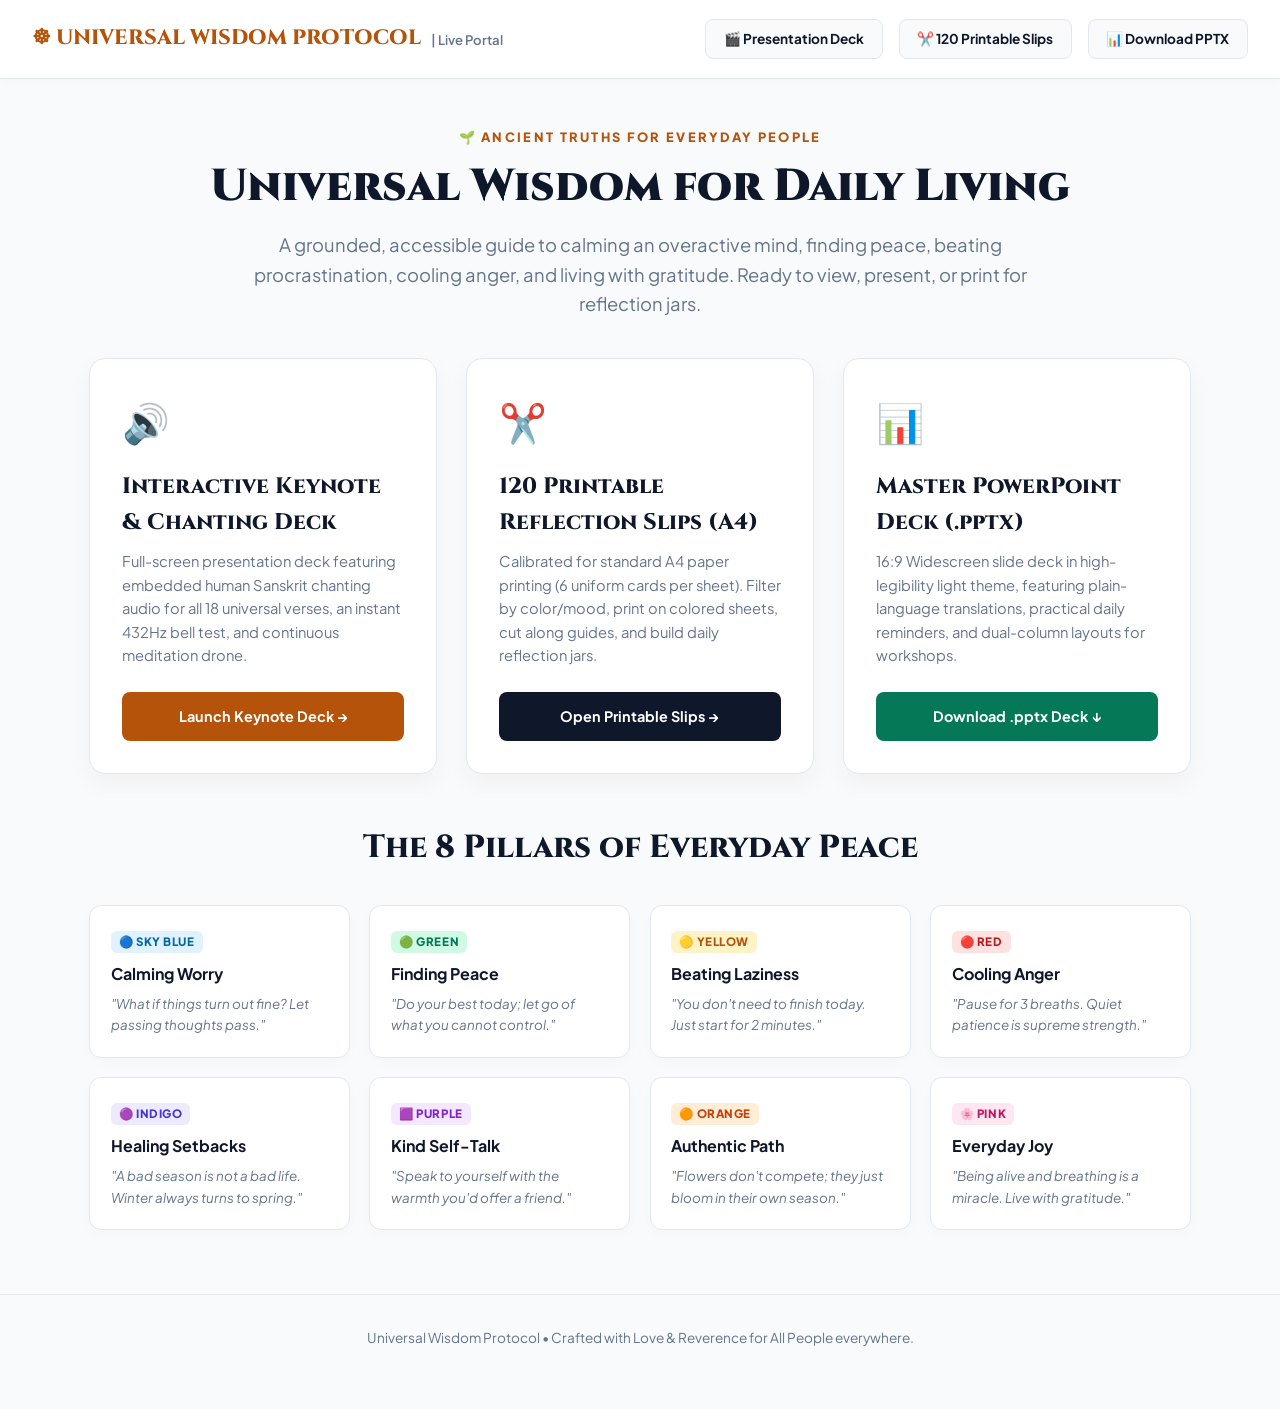
<file: Ancient_Wisdom/index.html>
<!DOCTYPE html>
<html lang="en">
<head>
    <meta charset="UTF-8">
    <meta name="viewport" content="width=device-width, initial-scale=1.0">
    <title>Universal Wisdom for Daily Living — Live Portal</title>
    <link rel="preconnect" href="https://fonts.googleapis.com">
    <link rel="preconnect" href="https://fonts.gstatic.com" crossorigin>
    <link href="https://fonts.googleapis.com/css2?family=Cinzel:wght@600;700;800;900&family=Plus+Jakarta+Sans:wght@400;500;600;700;800&family=Yatra+One&display=swap" rel="stylesheet">
    <style>
        :root {
            --bg: #f8fafc;
            --card-bg: #ffffff;
            --border: #e2e8f0;
            --text-dark: #0f172a;
            --text-muted: #64748b;
            --gold: #b45309;
            --gold-light: #fffbeb;
            --sanskrit-burgundy: #881337;
            --green: #047857;
        }

        * { box-sizing: border-box; margin: 0; padding: 0; }

        body {
            background-color: var(--bg);
            color: var(--text-dark);
            font-family: 'Plus Jakarta Sans', sans-serif;
            line-height: 1.6;
            padding-bottom: 60px;
        }

        /* Top Navigation Header */
        header {
            background: #ffffff;
            border-bottom: 1px solid var(--border);
            padding: 1.2rem 2rem;
            display: flex;
            justify-content: space-between;
            align-items: center;
            box-shadow: 0 2px 10px rgba(0,0,0,0.02);
        }

        .brand {
            font-family: 'Cinzel', serif;
            font-size: 1.3rem;
            font-weight: 800;
            color: var(--gold);
            display: flex;
            align-items: center;
            gap: 0.6rem;
        }

        .brand span {
            color: var(--text-muted);
            font-family: 'Plus Jakarta Sans', sans-serif;
            font-size: 0.82rem;
            font-weight: 600;
        }

        .top-links {
            display: flex;
            gap: 1rem;
        }

        .top-btn {
            background: #f8fafc;
            border: 1px solid var(--border);
            color: var(--text-dark);
            text-decoration: none;
            font-size: 0.85rem;
            font-weight: 700;
            padding: 0.5rem 1.1rem;
            border-radius: 8px;
            display: inline-flex;
            align-items: center;
            gap: 0.4rem;
            transition: all 0.2s ease;
        }

        .top-btn:hover {
            background: var(--gold);
            color: #ffffff;
            border-color: var(--gold);
        }

        /* Hero Section */
        .hero {
            max-width: 1100px;
            margin: 3rem auto 2.5rem;
            text-align: center;
            padding: 0 1.5rem;
        }

        .hero-tag {
            font-size: 0.8rem;
            font-weight: 800;
            text-transform: uppercase;
            letter-spacing: 0.18em;
            color: var(--gold);
            margin-bottom: 0.8rem;
        }

        .hero-title {
            font-family: 'Cinzel', serif;
            font-size: 2.8rem;
            font-weight: 900;
            color: var(--text-dark);
            line-height: 1.2;
            margin-bottom: 1rem;
        }

        .hero-subtitle {
            font-size: 1.15rem;
            color: var(--text-muted);
            max-width: 780px;
            margin: 0 auto 2rem;
        }

        /* 3 Main Action Feature Cards */
        .feature-grid {
            max-width: 1150px;
            margin: 0 auto 3rem;
            display: grid;
            grid-template-columns: repeat(auto-fit, minmax(320px, 1fr));
            gap: 1.8rem;
            padding: 0 1.5rem;
        }

        .feature-card {
            background: var(--card-bg);
            border: 1px solid var(--border);
            border-radius: 16px;
            padding: 2rem;
            box-shadow: 0 10px 25px rgba(0,0,0,0.04);
            display: flex;
            flex-direction: column;
            justify-content: space-between;
            transition: transform 0.2s ease, box-shadow 0.2s ease;
        }

        .feature-card:hover {
            transform: translateY(-4px);
            box-shadow: 0 18px 35px rgba(0,0,0,0.08);
            border-color: var(--gold);
        }

        .card-icon {
            font-size: 2.4rem;
            margin-bottom: 1rem;
        }

        .card-title {
            font-family: 'Cinzel', serif;
            font-size: 1.4rem;
            font-weight: 800;
            color: var(--text-dark);
            margin-bottom: 0.6rem;
        }

        .card-desc {
            font-size: 0.92rem;
            color: var(--text-muted);
            line-height: 1.6;
            margin-bottom: 1.5rem;
            flex-grow: 1;
        }

        .card-btn {
            background: var(--gold);
            color: #ffffff;
            text-decoration: none;
            font-size: 0.9rem;
            font-weight: 700;
            padding: 0.8rem 1.4rem;
            border-radius: 8px;
            text-align: center;
            display: inline-flex;
            align-items: center;
            justify-content: center;
            gap: 0.5rem;
            transition: background 0.2s ease;
        }

        .card-btn:hover {
            background: #92400e;
        }

        .card-btn.secondary {
            background: #0f172a;
        }
        .card-btn.secondary:hover {
            background: #334155;
        }

        /* 8 Pillars Preview Matrix */
        .matrix-section {
            max-width: 1150px;
            margin: 0 auto;
            padding: 0 1.5rem;
        }

        .section-header {
            text-align: center;
            margin-bottom: 2rem;
        }

        .section-title {
            font-family: 'Cinzel', serif;
            font-size: 2rem;
            font-weight: 800;
            color: var(--text-dark);
        }

        .pillars-grid {
            display: grid;
            grid-template-columns: repeat(auto-fill, minmax(250px, 1fr));
            gap: 1.2rem;
        }

        .pillar-card {
            background: #ffffff;
            border: 1px solid var(--border);
            border-radius: 12px;
            padding: 1.3rem;
            box-shadow: 0 4px 12px rgba(0,0,0,0.02);
        }

        .pillar-tag {
            font-size: 0.72rem;
            font-weight: 800;
            text-transform: uppercase;
            letter-spacing: 0.05em;
            padding: 2px 8px;
            border-radius: 6px;
            display: inline-block;
            margin-bottom: 0.5rem;
        }

        .pillar-title {
            font-size: 1rem;
            font-weight: 700;
            color: var(--text-dark);
            margin-bottom: 0.4rem;
        }

        .pillar-quote {
            font-size: 0.84rem;
            color: var(--text-muted);
            font-style: italic;
        }

        /* Footer */
        footer {
            margin-top: 4rem;
            text-align: center;
            font-size: 0.85rem;
            color: var(--text-muted);
            border-top: 1px solid var(--border);
            padding-top: 2rem;
        }
    </style>
</head>
<body>

    <header>
        <div class="brand">
            ☸ UNIVERSAL WISDOM PROTOCOL <span>| Live Portal</span>
        </div>
        <nav class="top-links">
            <a href="presentation.html" class="top-btn">🎬 Presentation Deck</a>
            <a href="printable-slips.html" class="top-btn">✂️ 120 Printable Slips</a>
            <a href="Universal_Wisdom_Masterclass.pptx" class="top-btn">📊 Download PPTX</a>
        </nav>
    </header>

    <main>
        <section class="hero">
            <div class="hero-tag">🌱 Ancient Truths for Everyday People</div>
            <h1 class="hero-title">Universal Wisdom for Daily Living</h1>
            <p class="hero-subtitle">
                A grounded, accessible guide to calming an overactive mind, finding peace, beating procrastination, cooling anger, and living with gratitude. Ready to view, present, or print for reflection jars.
            </p>
        </section>

        <section class="feature-grid">
            <!-- Card 1: Interactive Presentation -->
            <div class="feature-card">
                <div>
                    <div class="card-icon">🔊</div>
                    <h2 class="card-title">Interactive Keynote & Chanting Deck</h2>
                    <p class="card-desc">
                        Full-screen presentation deck featuring embedded human Sanskrit chanting audio for all 18 universal verses, an instant 432Hz bell test, and continuous meditation drone.
                    </p>
                </div>
                <a href="presentation.html" class="card-btn">
                    Launch Keynote Deck →
                </a>
            </div>

            <!-- Card 2: 120 Printable Slips -->
            <div class="feature-card">
                <div>
                    <div class="card-icon">✂️</div>
                    <h2 class="card-title">120 Printable Reflection Slips (A4)</h2>
                    <p class="card-desc">
                        Calibrated for standard A4 paper printing (6 uniform cards per sheet). Filter by color/mood, print on colored sheets, cut along guides, and build daily reflection jars.
                    </p>
                </div>
                <a href="printable-slips.html" class="card-btn secondary">
                    Open Printable Slips →
                </a>
            </div>

            <!-- Card 3: PowerPoint Deck -->
            <div class="feature-card">
                <div>
                    <div class="card-icon">📊</div>
                    <h2 class="card-title">Master PowerPoint Deck (.pptx)</h2>
                    <p class="card-desc">
                        16:9 Widescreen slide deck in high-legibility light theme, featuring plain-language translations, practical daily reminders, and dual-column layouts for workshops.
                    </p>
                </div>
                <a href="Universal_Wisdom_Masterclass.pptx" class="card-btn" style="background:#047857;">
                    Download .pptx Deck ↓
                </a>
            </div>
        </section>

        <!-- 8 Pillars Matrix -->
        <section class="matrix-section">
            <div class="section-header">
                <h2 class="section-title">The 8 Pillars of Everyday Peace</h2>
            </div>
            <div class="pillars-grid">
                <div class="pillar-card">
                    <span class="pillar-tag" style="background:#e0f2fe; color:#0369a1;">🔵 Sky Blue</span>
                    <h3 class="pillar-title">Calming Worry</h3>
                    <p class="pillar-quote">"What if things turn out fine? Let passing thoughts pass."</p>
                </div>
                <div class="pillar-card">
                    <span class="pillar-tag" style="background:#d1fae5; color:#047857;">🟢 Green</span>
                    <h3 class="pillar-title">Finding Peace</h3>
                    <p class="pillar-quote">"Do your best today; let go of what you cannot control."</p>
                </div>
                <div class="pillar-card">
                    <span class="pillar-tag" style="background:#fef3c7; color:#b45309;">🟡 Yellow</span>
                    <h3 class="pillar-title">Beating Laziness</h3>
                    <p class="pillar-quote">"You don't need to finish today. Just start for 2 minutes."</p>
                </div>
                <div class="pillar-card">
                    <span class="pillar-tag" style="background:#fee2e2; color:#b91c1c;">🔴 Red</span>
                    <h3 class="pillar-title">Cooling Anger</h3>
                    <p class="pillar-quote">"Pause for 3 breaths. Quiet patience is supreme strength."</p>
                </div>
                <div class="pillar-card">
                    <span class="pillar-tag" style="background:#ede9fe; color:#4338ca;">🟣 Indigo</span>
                    <h3 class="pillar-title">Healing Setbacks</h3>
                    <p class="pillar-quote">"A bad season is not a bad life. Winter always turns to spring."</p>
                </div>
                <div class="pillar-card">
                    <span class="pillar-tag" style="background:#f3e8ff; color:#7e22ce;">🟪 Purple</span>
                    <h3 class="pillar-title">Kind Self-Talk</h3>
                    <p class="pillar-quote">"Speak to yourself with the warmth you'd offer a friend."</p>
                </div>
                <div class="pillar-card">
                    <span class="pillar-tag" style="background:#ffedd5; color:#c2410c;">🟠 Orange</span>
                    <h3 class="pillar-title">Authentic Path</h3>
                    <p class="pillar-quote">"Flowers don't compete; they just bloom in their own season."</p>
                </div>
                <div class="pillar-card">
                    <span class="pillar-tag" style="background:#fce7f3; color:#be185d;">🌸 Pink</span>
                    <h3 class="pillar-title">Everyday Joy</h3>
                    <p class="pillar-quote">"Being alive and breathing is a miracle. Live with gratitude."</p>
                </div>
            </div>
        </section>
    </main>

    <footer>
        <p>Universal Wisdom Protocol • Crafted with Love & Reverence for All People everywhere.</p>
    </footer>

</body>
</html>
</file>
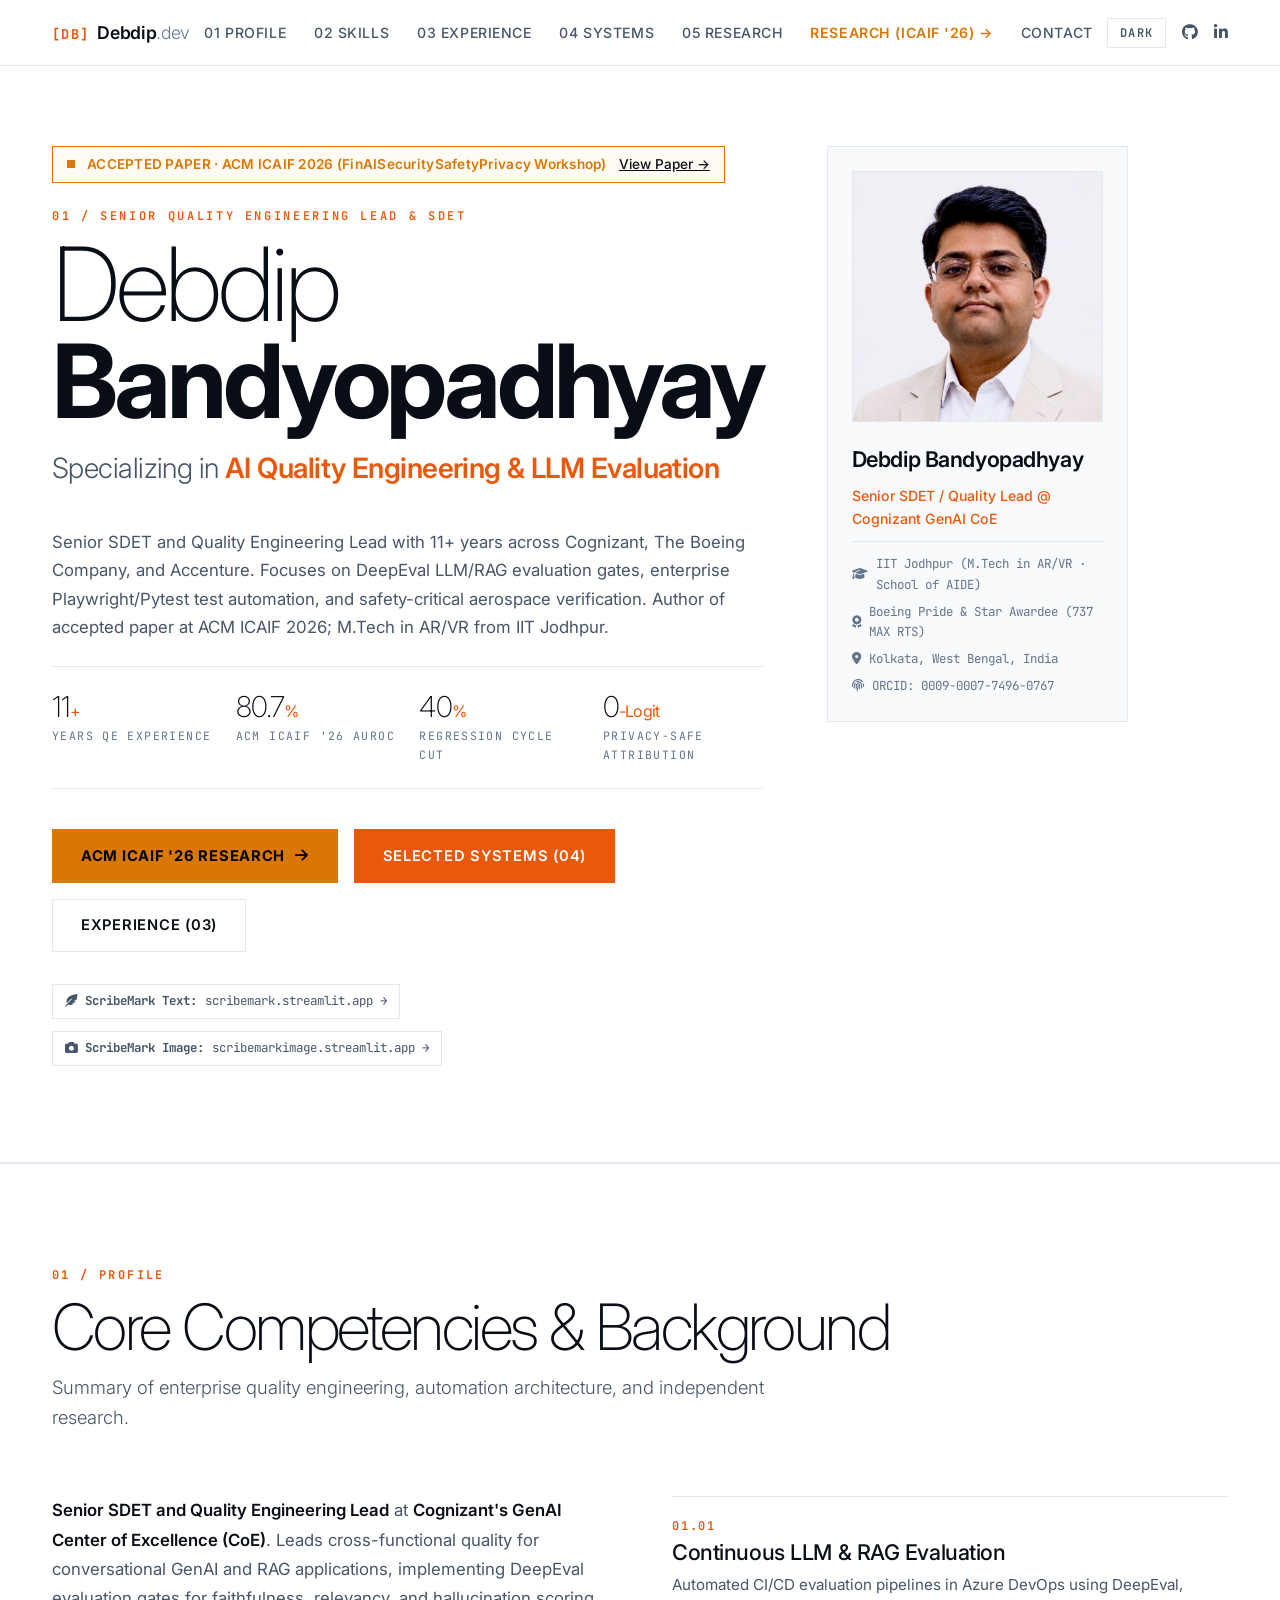
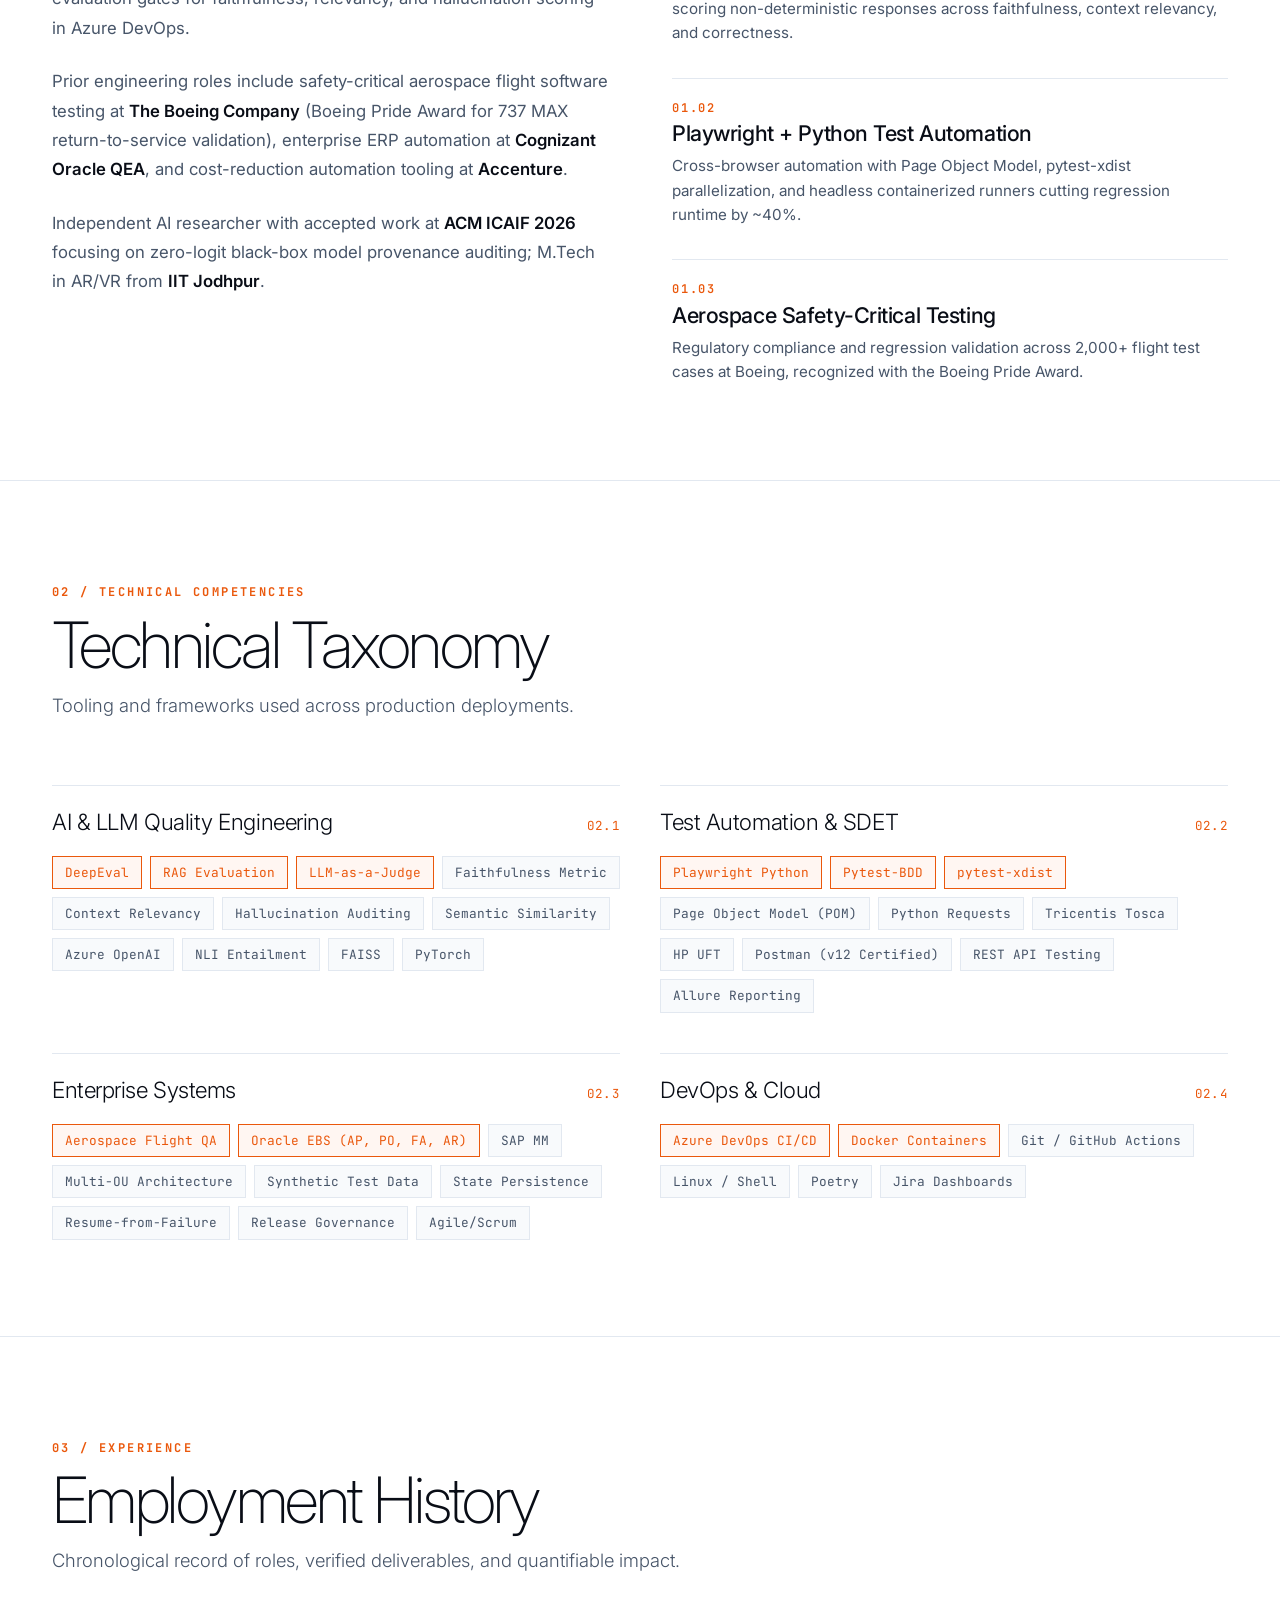
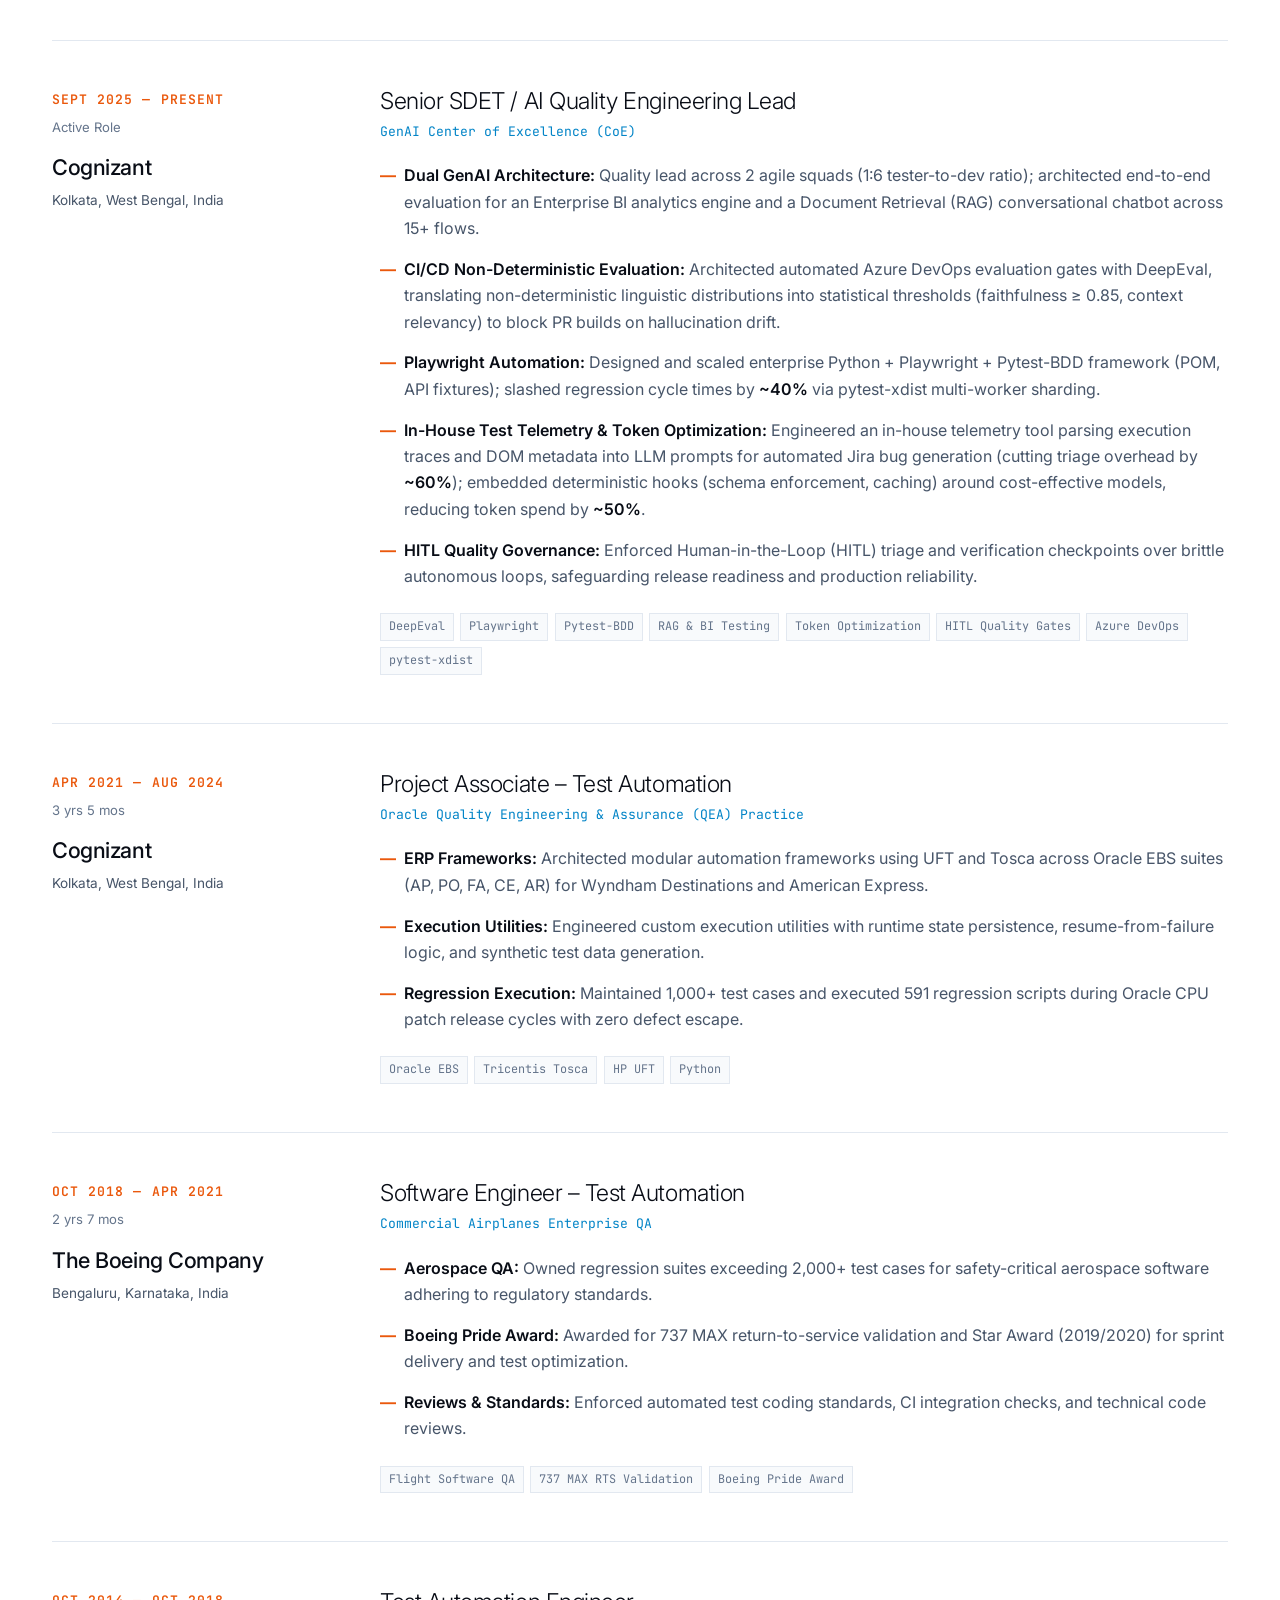
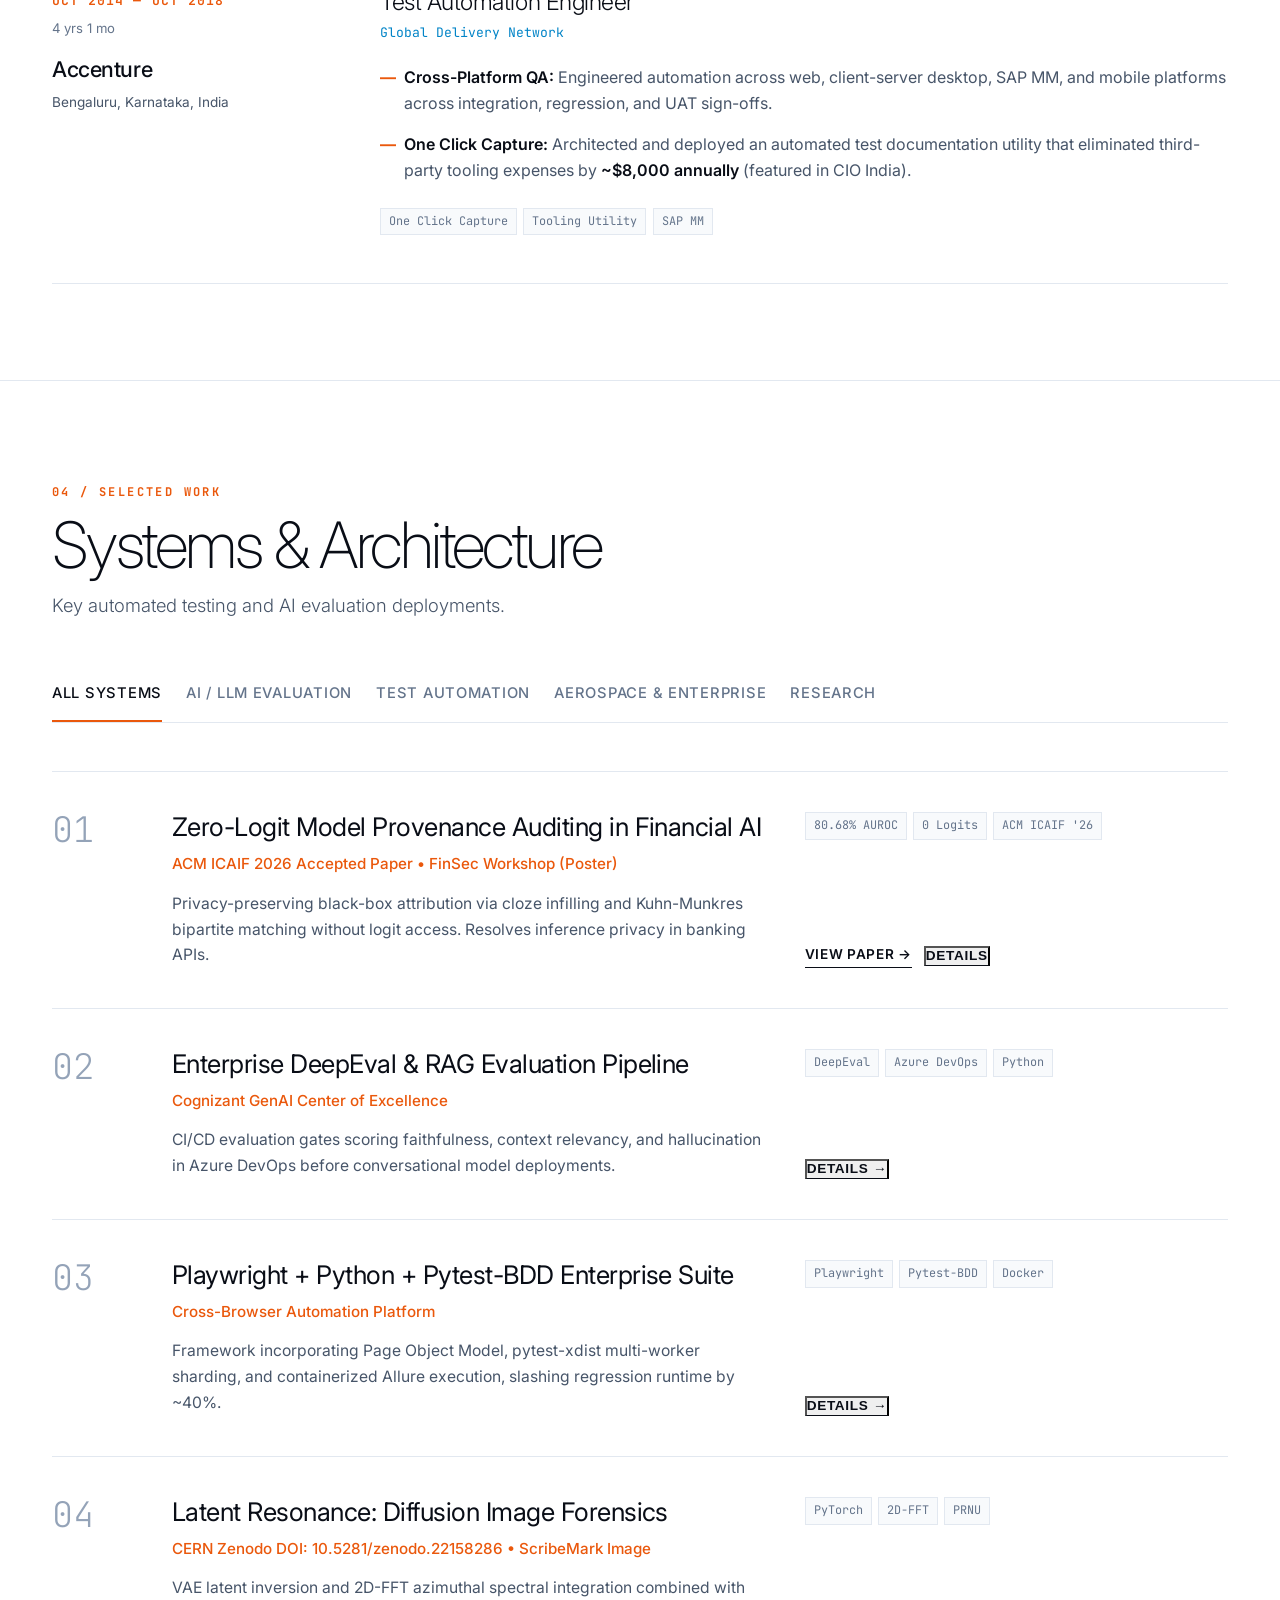
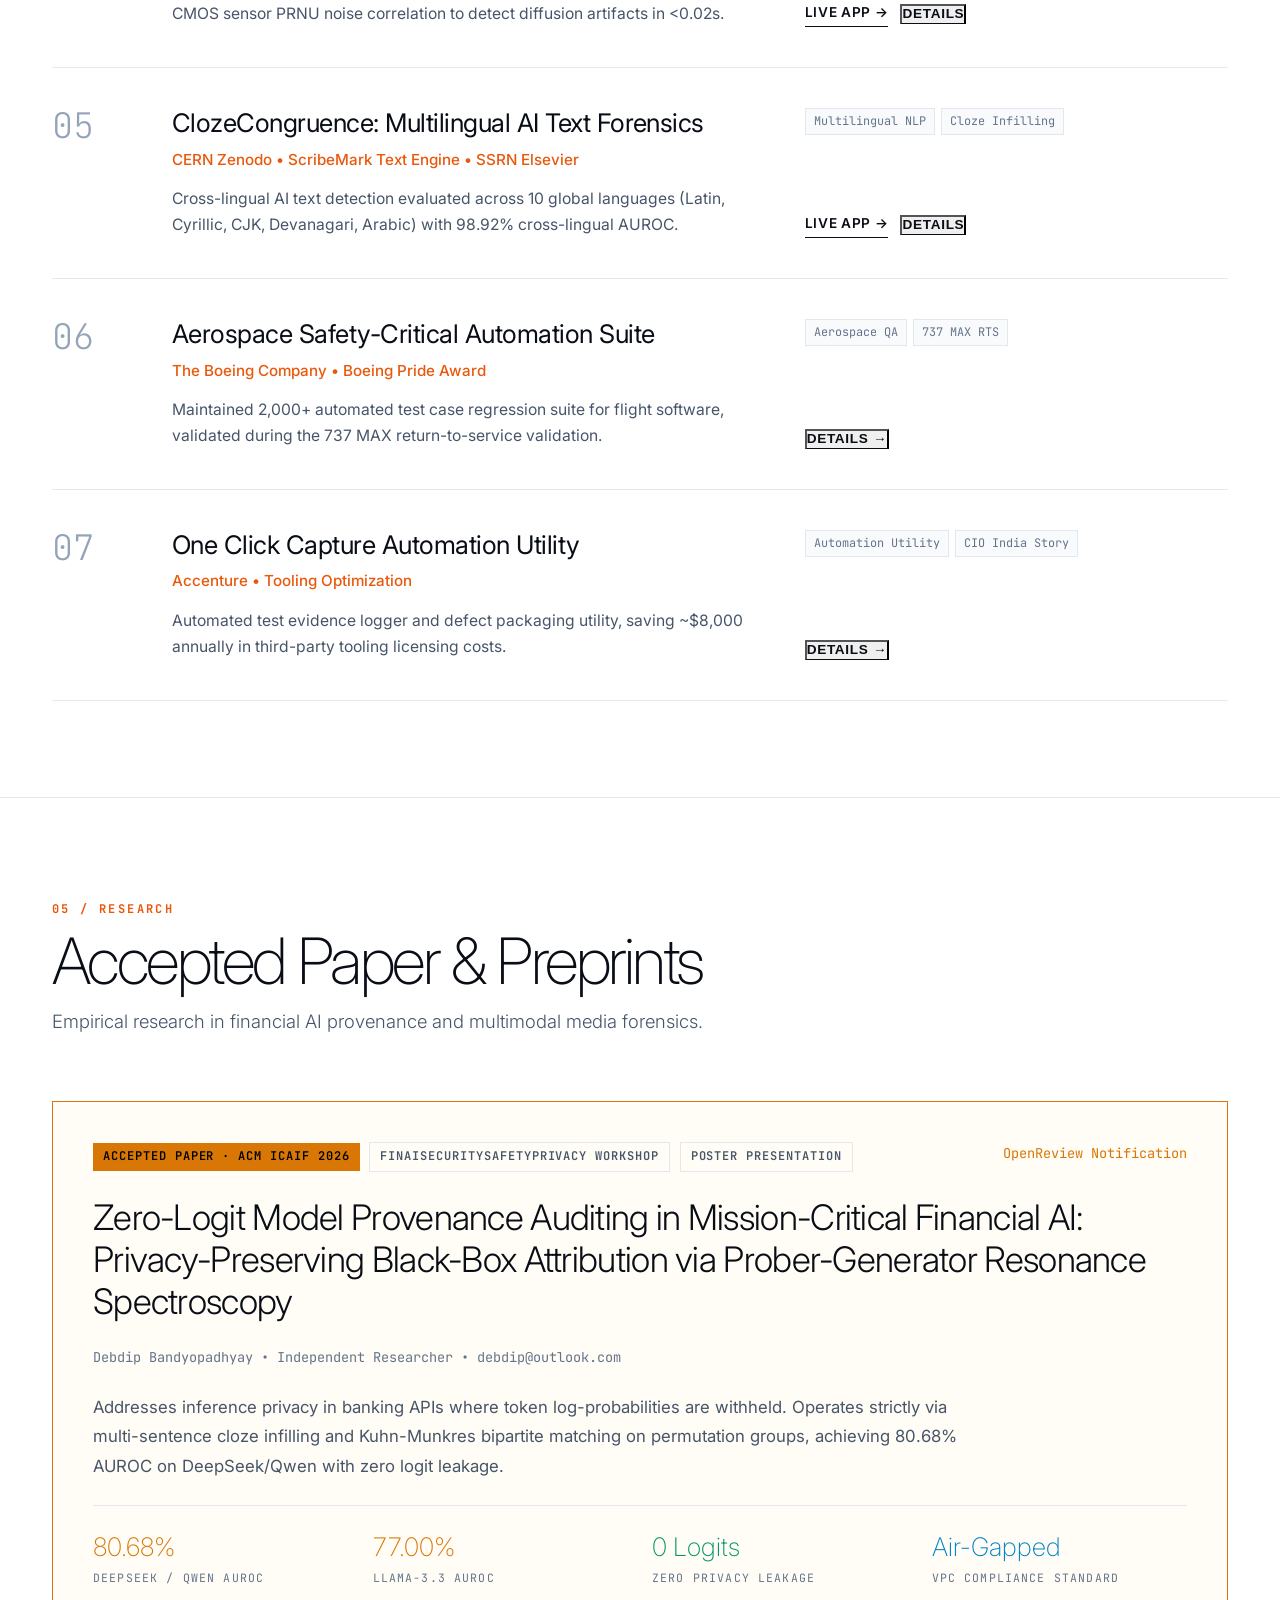
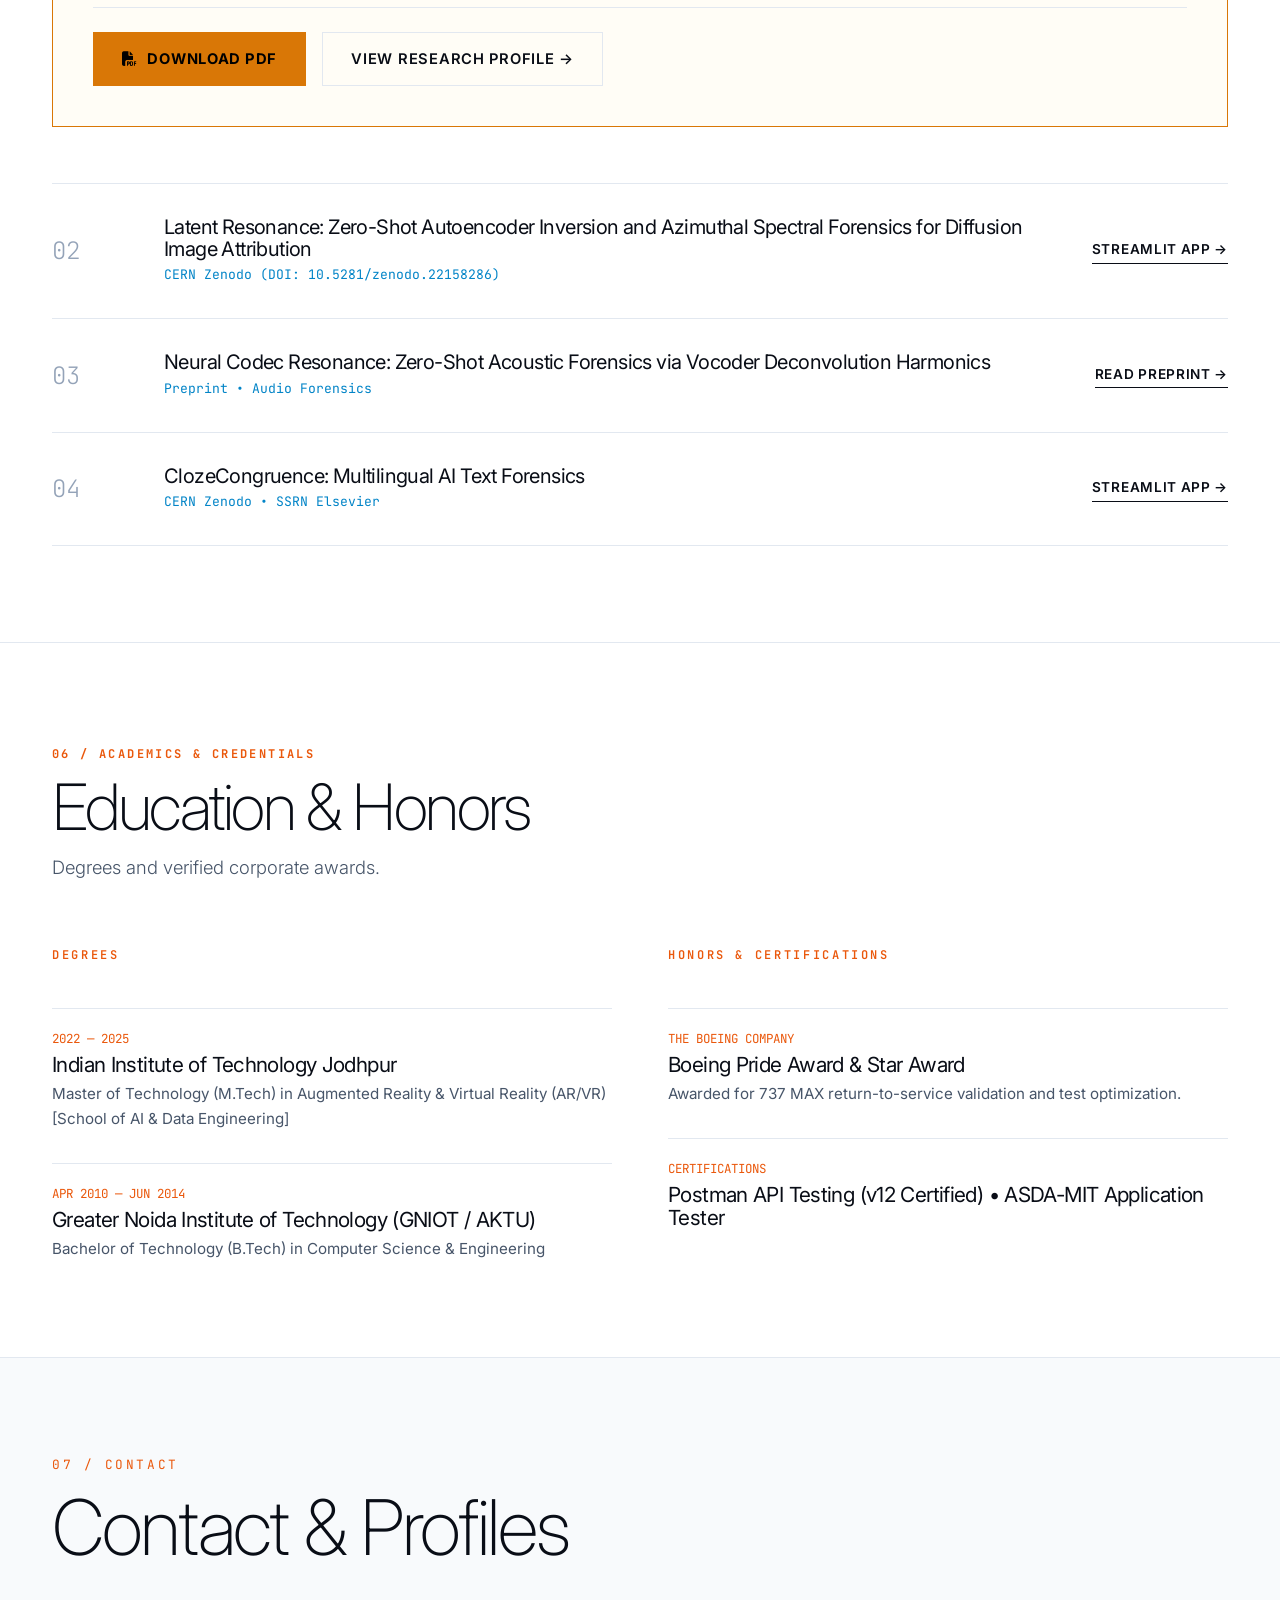
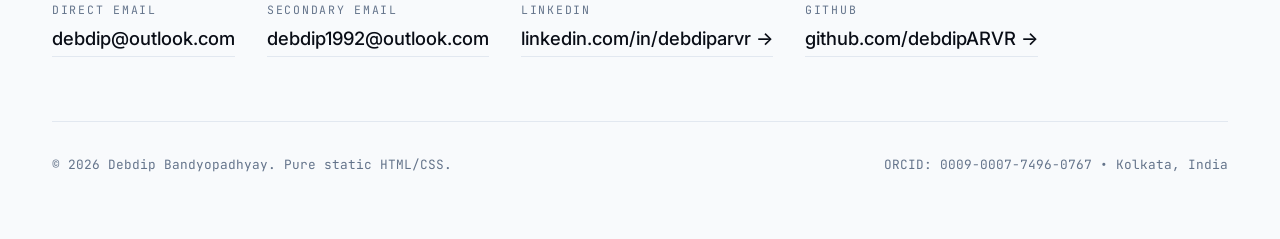
<file: portfolio/index.html>
<!DOCTYPE html>
<html lang="en" data-theme="dark">
<head>
    <meta charset="UTF-8">
    <meta name="viewport" content="width=device-width, initial-scale=1.0">
    
    <!-- Primary Meta Tags -->
    <title>Debdip Bandyopadhyay | Quality Engineering Lead — SDET & AI/LLM Evaluation</title>
    <meta name="title" content="Debdip Bandyopadhyay | Quality Engineering Lead — SDET & AI/LLM Evaluation">
    <meta name="description" content="Quality Engineering Lead & SDET with 11+ years across Cognizant (GenAI CoE), The Boeing Company, and Accenture. Author of accepted paper at ACM ICAIF 2026 (FinSec Workshop); M.Tech in AR/VR from IIT Jodhpur.">
    <meta name="keywords" content="Debdip Bandyopadhyay, Quality Engineering Lead, SDET, AI LLM Evaluation, DeepEval, Playwright Python, Pytest BDD, RAG Validation, Cognizant, Boeing, IIT Jodhpur, ACM ICAIF 2026">
    <meta name="author" content="Debdip Bandyopadhyay">
    <meta name="robots" content="index, follow">
    <link rel="canonical" href="https://debdiparvr.github.io/Fun_projects/portfolio/">

    <!-- Favicon -->
    <link rel="icon" type="image/svg+xml" href="data:image/svg+xml,<svg xmlns='http://www.w3.org/2000/svg' viewBox='0 0 100 100'><text y='.9em' font-size='90'>⚡</text></svg>">

    <!-- Fonts & Icons -->
    <link rel="preconnect" href="https://fonts.googleapis.com">
    <link rel="preconnect" href="https://fonts.gstatic.com" crossorigin>
    <link href="https://fonts.googleapis.com/css2?family=Inter:wght@200;300;400;500;600;700&family=JetBrains+Mono:wght@400;500;600;700&display=swap" rel="stylesheet">
    <link rel="stylesheet" href="https://cdnjs.cloudflare.com/ajax/libs/font-awesome/6.5.1/css/all.min.css">

    <!-- Stylesheet -->
    <link rel="stylesheet" href="style.css">
</head>
<body>

    <!-- Scroll Progress Bar -->
    <div id="scroll-progress" class="scroll-progress-bar" aria-hidden="true"></div>

    <!-- Navigation Header -->
    <header class="navbar" id="navbar">
        <div class="nav-container">
            <a href="#hero" class="nav-brand" aria-label="Debdip Bandyopadhyay">
                <span class="brand-badge">[DB]</span>
                <span class="brand-name">Debdip<span>.dev</span></span>
            </a>

            <!-- Desktop Nav Links -->
            <nav class="nav-menu" id="nav-menu" aria-label="Main Navigation">
                <ul class="nav-list">
                    <li><a href="#about" class="nav-link">01 Profile</a></li>
                    <li><a href="#skills" class="nav-link">02 Skills</a></li>
                    <li><a href="#experience" class="nav-link">03 Experience</a></li>
                    <li><a href="#projects" class="nav-link">04 Systems</a></li>
                    <li><a href="#publications" class="nav-link">05 Research</a></li>
                    <li><a href="research.html" class="nav-link" style="color: var(--accent-gold); font-weight: 600;">Research (ICAIF '26) &rarr;</a></li>
                    <li><a href="#contact" class="nav-link">Contact</a></li>
                </ul>
            </nav>

            <!-- Actions: Theme Toggle & Social Links -->
            <div class="nav-actions">
                <button id="theme-toggle" class="theme-toggle-btn" aria-label="Toggle theme" title="Toggle Theme (T)">
                    <span class="dark-icon">Light</span>
                    <span class="light-icon">Dark</span>
                </button>

                <a href="https://github.com/debdipARVR" target="_blank" rel="noopener noreferrer" class="header-social" aria-label="GitHub">
                    <i class="fa-brands fa-github"></i>
                </a>

                <a href="https://linkedin.com/in/debdiparvr" target="_blank" rel="noopener noreferrer" class="header-social" aria-label="LinkedIn">
                    <i class="fa-brands fa-linkedin-in"></i>
                </a>

                <button class="mobile-menu-btn" id="mobile-menu-btn" aria-label="Toggle mobile menu" aria-expanded="false">
                    <span class="bar"></span>
                    <span class="bar"></span>
                    <span class="bar"></span>
                </button>
            </div>
        </div>
    </header>

    <!-- Main Content -->
    <main>

        <!-- 1. HERO SECTION -->
        <section id="hero" class="hero-section">
            <div class="container hero-container">
                <div class="hero-content">

                    <!-- Milestone Banner -->
                    <div class="zune-milestone-bar">
                        <span class="indicator"></span>
                        <span class="milestone-text">ACCEPTED PAPER · ACM ICAIF 2026 (FinAISecuritySafetyPrivacy Workshop)</span>
                        <a href="research.html">View Paper &rarr;</a>
                    </div>

                    <span class="kicker">01 / SENIOR QUALITY ENGINEERING LEAD & SDET</span>

                    <h1 class="hero-title">
                        Debdip <strong>Bandyopadhyay</strong>
                    </h1>

                    <h2 class="hero-subtitle">
                        Specializing in <span class="accent-tag" id="typed-text">AI Quality Engineering & LLM Evaluation</span>
                    </h2>

                    <!-- Concise Profile Text -->
                    <p style="font-size: 1.05rem; color: var(--text-secondary); line-height: 1.7; margin: 1rem 0 1.5rem; max-width: 68ch;">
                        Senior SDET and Quality Engineering Lead with 11+ years across Cognizant, The Boeing Company, and Accenture. Focuses on DeepEval LLM/RAG evaluation gates, enterprise Playwright/Pytest test automation, and safety-critical aerospace verification. Author of accepted paper at ACM ICAIF 2026; M.Tech in AR/VR from IIT Jodhpur.
                    </p>

                    <!-- Metrics Rail -->
                    <div class="swiss-metrics-rail">
                        <div class="metric-item">
                            <div class="metric-value">11<span>+</span></div>
                            <div class="metric-label">Years QE Experience</div>
                        </div>
                        <div class="metric-item">
                            <div class="metric-value">80.7<span>%</span></div>
                            <div class="metric-label">ACM ICAIF '26 AUROC</div>
                        </div>
                        <div class="metric-item">
                            <div class="metric-value">40<span>%</span></div>
                            <div class="metric-label">Regression Cycle Cut</div>
                        </div>
                        <div class="metric-item">
                            <div class="metric-value">0<span>-Logit</span></div>
                            <div class="metric-label">Privacy-Safe Attribution</div>
                        </div>
                    </div>

                    <!-- Actions -->
                    <div class="hero-cta-group">
                        <a href="research.html" class="btn btn-gold">
                            <span>ACM ICAIF '26 Research</span>
                            <i class="fa-solid fa-arrow-right"></i>
                        </a>
                        <a href="#projects" class="btn btn-primary">
                            <span>Selected Systems (04)</span>
                        </a>
                        <a href="#experience" class="btn btn-secondary">
                            <span>Experience (03)</span>
                        </a>
                    </div>

                    <!-- Live AI Forensic Apps Strip -->
                    <div class="hero-apps-strip">
                        <a href="https://scribemark.streamlit.app/" target="_blank" rel="noopener noreferrer" class="app-pill-link">
                            <i class="fa-solid fa-feather-pointed"></i> <strong>ScribeMark Text:</strong> scribemark.streamlit.app &rarr;
                        </a>
                        <a href="https://scribemarkimage.streamlit.app/" target="_blank" rel="noopener noreferrer" class="app-pill-link">
                            <i class="fa-solid fa-camera"></i> <strong>ScribeMark Image:</strong> scribemarkimage.streamlit.app &rarr;
                        </a>
                    </div>

                </div>

                <!-- HERO RIGHT: Portrait & Facts -->
                <div class="hero-visual">
                    <div class="zune-profile-card">
                        <div class="profile-image-frame">
                            <img src="assets/images/debdip_profile.jpg" alt="Debdip Bandyopadhyay" width="400" height="400">
                        </div>
                        <div class="profile-meta-block">
                            <div class="profile-name">Debdip Bandyopadhyay</div>
                            <div class="profile-role">Senior SDET / Quality Lead @ Cognizant GenAI CoE</div>
                            <ul class="profile-details-list">
                                <li><i class="fa-solid fa-graduation-cap"></i> IIT Jodhpur (M.Tech in AR/VR · School of AIDE)</li>
                                <li><i class="fa-solid fa-award"></i> Boeing Pride & Star Awardee (737 MAX RTS)</li>
                                <li><i class="fa-solid fa-location-dot"></i> Kolkata, West Bengal, India</li>
                                <li><i class="fa-solid fa-fingerprint"></i> ORCID: 0009-0007-7496-0767</li>
                            </ul>
                        </div>
                    </div>
                </div>
            </div>
        </section>

        <!-- 2. SUMMARY & PROFILE -->
        <section id="about" class="section">
            <div class="container">
                <div class="section-heading">
                    <span class="section-tag">01 / PROFILE</span>
                    <h2 class="section-title">Core Competencies & Background</h2>
                    <p class="section-subtitle">
                        Summary of enterprise quality engineering, automation architecture, and independent research.
                    </p>
                </div>

                <div class="about-grid">
                    <div class="about-narrative">
                        <p>
                            <strong>Senior SDET and Quality Engineering Lead</strong> at <strong>Cognizant's GenAI Center of Excellence (CoE)</strong>. Leads cross-functional quality for conversational GenAI and RAG applications, implementing DeepEval evaluation gates for faithfulness, relevancy, and hallucination scoring in Azure DevOps.
                        </p>
                        <p>
                            Prior engineering roles include safety-critical aerospace flight software testing at <strong>The Boeing Company</strong> (Boeing Pride Award for 737 MAX return-to-service validation), enterprise ERP automation at <strong>Cognizant Oracle QEA</strong>, and cost-reduction automation tooling at <strong>Accenture</strong>.
                        </p>
                        <p>
                            Independent AI researcher with accepted work at <strong>ACM ICAIF 2026</strong> focusing on zero-logit black-box model provenance auditing; M.Tech in AR/VR from <strong>IIT Jodhpur</strong>.
                        </p>
                    </div>

                    <div class="about-pillars-column">
                        <div class="pillar-item">
                            <div class="pillar-index">01.01</div>
                            <h3 class="pillar-title">Continuous LLM & RAG Evaluation</h3>
                            <p class="pillar-desc">
                                Automated CI/CD evaluation pipelines in Azure DevOps using DeepEval, scoring non-deterministic responses across faithfulness, context relevancy, and correctness.
                            </p>
                        </div>

                        <div class="pillar-item">
                            <div class="pillar-index">01.02</div>
                            <h3 class="pillar-title">Playwright + Python Test Automation</h3>
                            <p class="pillar-desc">
                                Cross-browser automation with Page Object Model, pytest-xdist parallelization, and headless containerized runners cutting regression runtime by ~40%.
                            </p>
                        </div>

                        <div class="pillar-item">
                            <div class="pillar-index">01.03</div>
                            <h3 class="pillar-title">Aerospace Safety-Critical Testing</h3>
                            <p class="pillar-desc">
                                Regulatory compliance and regression validation across 2,000+ flight test cases at Boeing, recognized with the Boeing Pride Award.
                            </p>
                        </div>
                    </div>
                </div>
            </div>
        </section>

        <!-- 3. TECHNICAL SKILLS -->
        <section id="skills" class="section">
            <div class="container">
                <div class="section-heading">
                    <span class="section-tag">02 / TECHNICAL COMPETENCIES</span>
                    <h2 class="section-title">Technical Taxonomy</h2>
                    <p class="section-subtitle">
                        Tooling and frameworks used across production deployments.
                    </p>
                </div>

                <div class="skills-metro-grid">
                    <div class="skill-category-block">
                        <div class="skill-category-header">
                            <h3 class="skill-category-title">AI & LLM Quality Engineering</h3>
                            <span class="skill-category-index">02.1</span>
                        </div>
                        <div class="skill-tags-flow">
                            <span class="skill-tag featured">DeepEval</span>
                            <span class="skill-tag featured">RAG Evaluation</span>
                            <span class="skill-tag featured">LLM-as-a-Judge</span>
                            <span class="skill-tag">Faithfulness Metric</span>
                            <span class="skill-tag">Context Relevancy</span>
                            <span class="skill-tag">Hallucination Auditing</span>
                            <span class="skill-tag">Semantic Similarity</span>
                            <span class="skill-tag">Azure OpenAI</span>
                            <span class="skill-tag">NLI Entailment</span>
                            <span class="skill-tag">FAISS</span>
                            <span class="skill-tag">PyTorch</span>
                        </div>
                    </div>

                    <div class="skill-category-block">
                        <div class="skill-category-header">
                            <h3 class="skill-category-title">Test Automation & SDET</h3>
                            <span class="skill-category-index">02.2</span>
                        </div>
                        <div class="skill-tags-flow">
                            <span class="skill-tag featured">Playwright Python</span>
                            <span class="skill-tag featured">Pytest-BDD</span>
                            <span class="skill-tag featured">pytest-xdist</span>
                            <span class="skill-tag">Page Object Model (POM)</span>
                            <span class="skill-tag">Python Requests</span>
                            <span class="skill-tag">Tricentis Tosca</span>
                            <span class="skill-tag">HP UFT</span>
                            <span class="skill-tag">Postman (v12 Certified)</span>
                            <span class="skill-tag">REST API Testing</span>
                            <span class="skill-tag">Allure Reporting</span>
                        </div>
                    </div>

                    <div class="skill-category-block">
                        <div class="skill-category-header">
                            <h3 class="skill-category-title">Enterprise Systems</h3>
                            <span class="skill-category-index">02.3</span>
                        </div>
                        <div class="skill-tags-flow">
                            <span class="skill-tag featured">Aerospace Flight QA</span>
                            <span class="skill-tag featured">Oracle EBS (AP, PO, FA, AR)</span>
                            <span class="skill-tag">SAP MM</span>
                            <span class="skill-tag">Multi-OU Architecture</span>
                            <span class="skill-tag">Synthetic Test Data</span>
                            <span class="skill-tag">State Persistence</span>
                            <span class="skill-tag">Resume-from-Failure</span>
                            <span class="skill-tag">Release Governance</span>
                            <span class="skill-tag">Agile/Scrum</span>
                        </div>
                    </div>

                    <div class="skill-category-block">
                        <div class="skill-category-header">
                            <h3 class="skill-category-title">DevOps & Cloud</h3>
                            <span class="skill-category-index">02.4</span>
                        </div>
                        <div class="skill-tags-flow">
                            <span class="skill-tag featured">Azure DevOps CI/CD</span>
                            <span class="skill-tag featured">Docker Containers</span>
                            <span class="skill-tag">Git / GitHub Actions</span>
                            <span class="skill-tag">Linux / Shell</span>
                            <span class="skill-tag">Poetry</span>
                            <span class="skill-tag">Jira Dashboards</span>
                        </div>
                    </div>
                </div>
            </div>
        </section>

        <!-- 4. EXPERIENCE -->
        <section id="experience" class="section">
            <div class="container">
                <div class="section-heading">
                    <span class="section-tag">03 / EXPERIENCE</span>
                    <h2 class="section-title">Employment History</h2>
                    <p class="section-subtitle">
                        Chronological record of roles, verified deliverables, and quantifiable impact.
                    </p>
                </div>

                <div class="experience-ledger">

                    <!-- Role 1: Cognizant GenAI CoE -->
                    <div class="experience-entry">
                        <div class="exp-sidebar">
                            <div class="exp-period">SEPT 2025 — PRESENT</div>
                            <div class="exp-duration">Active Role</div>
                            <div class="exp-company">Cognizant</div>
                            <div class="exp-location">Kolkata, West Bengal, India</div>
                        </div>
                        <div class="exp-content">
                            <h3 class="exp-role-title">Senior SDET / AI Quality Engineering Lead</h3>
                            <div class="exp-unit">GenAI Center of Excellence (CoE)</div>
                            <ul class="exp-bullets">
                                <li>
                                    <strong>Dual GenAI Architecture:</strong> Quality lead across 2 agile squads (1:6 tester-to-dev ratio); architected end-to-end evaluation for an Enterprise BI analytics engine and a Document Retrieval (RAG) conversational chatbot across 15+ flows.
                                </li>
                                <li>
                                    <strong>CI/CD Non-Deterministic Evaluation:</strong> Architected automated Azure DevOps evaluation gates with DeepEval, translating non-deterministic linguistic distributions into statistical thresholds (faithfulness &ge; 0.85, context relevancy) to block PR builds on hallucination drift.
                                </li>
                                <li>
                                    <strong>Playwright Automation:</strong> Designed and scaled enterprise Python + Playwright + Pytest-BDD framework (POM, API fixtures); slashed regression cycle times by <strong>~40%</strong> via pytest-xdist multi-worker sharding.
                                </li>
                                <li>
                                    <strong>In-House Test Telemetry & Token Optimization:</strong> Engineered an in-house telemetry tool parsing execution traces and DOM metadata into LLM prompts for automated Jira bug generation (cutting triage overhead by <strong>~60%</strong>); embedded deterministic hooks (schema enforcement, caching) around cost-effective models, reducing token spend by <strong>~50%</strong>.
                                </li>
                                <li>
                                    <strong>HITL Quality Governance:</strong> Enforced Human-in-the-Loop (HITL) triage and verification checkpoints over brittle autonomous loops, safeguarding release readiness and production reliability.
                                </li>
                            </ul>
                            <div class="exp-tags-row">
                                <span class="tech-chip">DeepEval</span>
                                <span class="tech-chip">Playwright</span>
                                <span class="tech-chip">Pytest-BDD</span>
                                <span class="tech-chip">RAG & BI Testing</span>
                                <span class="tech-chip">Token Optimization</span>
                                <span class="tech-chip">HITL Quality Gates</span>
                                <span class="tech-chip">Azure DevOps</span>
                                <span class="tech-chip">pytest-xdist</span>
                            </div>
                        </div>
                    </div>

                    <!-- Role 2: Cognizant Oracle QEA -->
                    <div class="experience-entry">
                        <div class="exp-sidebar">
                            <div class="exp-period">APR 2021 — AUG 2024</div>
                            <div class="exp-duration">3 yrs 5 mos</div>
                            <div class="exp-company">Cognizant</div>
                            <div class="exp-location">Kolkata, West Bengal, India</div>
                        </div>
                        <div class="exp-content">
                            <h3 class="exp-role-title">Project Associate – Test Automation</h3>
                            <div class="exp-unit">Oracle Quality Engineering & Assurance (QEA) Practice</div>
                            <ul class="exp-bullets">
                                <li>
                                    <strong>ERP Frameworks:</strong> Architected modular automation frameworks using UFT and Tosca across Oracle EBS suites (AP, PO, FA, CE, AR) for Wyndham Destinations and American Express.
                                </li>
                                <li>
                                    <strong>Execution Utilities:</strong> Engineered custom execution utilities with runtime state persistence, resume-from-failure logic, and synthetic test data generation.
                                </li>
                                <li>
                                    <strong>Regression Execution:</strong> Maintained 1,000+ test cases and executed 591 regression scripts during Oracle CPU patch release cycles with zero defect escape.
                                </li>
                            </ul>
                            <div class="exp-tags-row">
                                <span class="tech-chip">Oracle EBS</span>
                                <span class="tech-chip">Tricentis Tosca</span>
                                <span class="tech-chip">HP UFT</span>
                                <span class="tech-chip">Python</span>
                            </div>
                        </div>
                    </div>

                    <!-- Role 3: The Boeing Company -->
                    <div class="experience-entry">
                        <div class="exp-sidebar">
                            <div class="exp-period">OCT 2018 — APR 2021</div>
                            <div class="exp-duration">2 yrs 7 mos</div>
                            <div class="exp-company">The Boeing Company</div>
                            <div class="exp-location">Bengaluru, Karnataka, India</div>
                        </div>
                        <div class="exp-content">
                            <h3 class="exp-role-title">Software Engineer – Test Automation</h3>
                            <div class="exp-unit">Commercial Airplanes Enterprise QA</div>
                            <ul class="exp-bullets">
                                <li>
                                    <strong>Aerospace QA:</strong> Owned regression suites exceeding 2,000+ test cases for safety-critical aerospace software adhering to regulatory standards.
                                </li>
                                <li>
                                    <strong>Boeing Pride Award:</strong> Awarded for 737 MAX return-to-service validation and Star Award (2019/2020) for sprint delivery and test optimization.
                                </li>
                                <li>
                                    <strong>Reviews & Standards:</strong> Enforced automated test coding standards, CI integration checks, and technical code reviews.
                                </li>
                            </ul>
                            <div class="exp-tags-row">
                                <span class="tech-chip">Flight Software QA</span>
                                <span class="tech-chip">737 MAX RTS Validation</span>
                                <span class="tech-chip">Boeing Pride Award</span>
                            </div>
                        </div>
                    </div>

                    <!-- Role 4: Accenture -->
                    <div class="experience-entry">
                        <div class="exp-sidebar">
                            <div class="exp-period">OCT 2014 — OCT 2018</div>
                            <div class="exp-duration">4 yrs 1 mo</div>
                            <div class="exp-company">Accenture</div>
                            <div class="exp-location">Bengaluru, Karnataka, India</div>
                        </div>
                        <div class="exp-content">
                            <h3 class="exp-role-title">Test Automation Engineer</h3>
                            <div class="exp-unit">Global Delivery Network</div>
                            <ul class="exp-bullets">
                                <li>
                                    <strong>Cross-Platform QA:</strong> Engineered automation across web, client-server desktop, SAP MM, and mobile platforms across integration, regression, and UAT sign-offs.
                                </li>
                                <li>
                                    <strong>One Click Capture:</strong> Architected and deployed an automated test documentation utility that eliminated third-party tooling expenses by <strong>~$8,000 annually</strong> (featured in CIO India).
                                </li>
                            </ul>
                            <div class="exp-tags-row">
                                <span class="tech-chip">One Click Capture</span>
                                <span class="tech-chip">Tooling Utility</span>
                                <span class="tech-chip">SAP MM</span>
                            </div>
                        </div>
                    </div>

                </div>
            </div>
        </section>

        <!-- 5. SELECTED SYSTEMS -->
        <section id="projects" class="section">
            <div class="container">
                <div class="section-heading">
                    <span class="section-tag">04 / SELECTED WORK</span>
                    <h2 class="section-title">Systems & Architecture</h2>
                    <p class="section-subtitle">
                        Key automated testing and AI evaluation deployments.
                    </p>
                </div>

                <div class="filter-bar">
                    <button class="filter-btn active" data-filter="all">All Systems</button>
                    <button class="filter-btn" data-filter="ai-eval">AI / LLM Evaluation</button>
                    <button class="filter-btn" data-filter="automation">Test Automation</button>
                    <button class="filter-btn" data-filter="aerospace">Aerospace & Enterprise</button>
                    <button class="filter-btn" data-filter="research">Research</button>
                </div>

                <div class="projects-editorial-list">

                    <div class="project-entry project-card" data-category="ai-eval research">
                        <div class="project-num">01</div>
                        <div class="project-main">
                            <h3 class="project-title">Zero-Logit Model Provenance Auditing in Financial AI</h3>
                            <div class="project-tagline">ACM ICAIF 2026 Accepted Paper &bull; FinSec Workshop (Poster)</div>
                            <p class="project-desc">
                                Privacy-preserving black-box attribution via cloze infilling and Kuhn-Munkres bipartite matching without logit access. Resolves inference privacy in banking APIs.
                            </p>
                        </div>
                        <div class="project-meta-col">
                            <div class="project-tech-chips">
                                <span class="tech-chip">80.68% AUROC</span>
                                <span class="tech-chip">0 Logits</span>
                                <span class="tech-chip">ACM ICAIF '26</span>
                            </div>
                            <div class="project-actions">
                                <a href="research.html" class="link-btn">View Paper &rarr;</a>
                                <button class="link-btn" onclick="openProjectModal('icaif-2026')">Details</button>
                            </div>
                        </div>
                    </div>

                    <div class="project-entry project-card" data-category="ai-eval">
                        <div class="project-num">02</div>
                        <div class="project-main">
                            <h3 class="project-title">Enterprise DeepEval & RAG Evaluation Pipeline</h3>
                            <div class="project-tagline">Cognizant GenAI Center of Excellence</div>
                            <p class="project-desc">
                                CI/CD evaluation gates scoring faithfulness, context relevancy, and hallucination in Azure DevOps before conversational model deployments.
                            </p>
                        </div>
                        <div class="project-meta-col">
                            <div class="project-tech-chips">
                                <span class="tech-chip">DeepEval</span>
                                <span class="tech-chip">Azure DevOps</span>
                                <span class="tech-chip">Python</span>
                            </div>
                            <div class="project-actions">
                                <button class="link-btn" onclick="openProjectModal('genai-pipeline')">Details &rarr;</button>
                            </div>
                        </div>
                    </div>

                    <div class="project-entry project-card" data-category="automation">
                        <div class="project-num">03</div>
                        <div class="project-main">
                            <h3 class="project-title">Playwright + Python + Pytest-BDD Enterprise Suite</h3>
                            <div class="project-tagline">Cross-Browser Automation Platform</div>
                            <p class="project-desc">
                                Framework incorporating Page Object Model, pytest-xdist multi-worker sharding, and containerized Allure execution, slashing regression runtime by ~40%.
                            </p>
                        </div>
                        <div class="project-meta-col">
                            <div class="project-tech-chips">
                                <span class="tech-chip">Playwright</span>
                                <span class="tech-chip">Pytest-BDD</span>
                                <span class="tech-chip">Docker</span>
                            </div>
                            <div class="project-actions">
                                <button class="link-btn" onclick="openProjectModal('playwright-framework')">Details &rarr;</button>
                            </div>
                        </div>
                    </div>

                    <div class="project-entry project-card" data-category="research ai-eval">
                        <div class="project-num">04</div>
                        <div class="project-main">
                            <h3 class="project-title">Latent Resonance: Diffusion Image Forensics</h3>
                            <div class="project-tagline">CERN Zenodo DOI: 10.5281/zenodo.22158286 &bull; ScribeMark Image</div>
                            <p class="project-desc">
                                VAE latent inversion and 2D-FFT azimuthal spectral integration combined with CMOS sensor PRNU noise correlation to detect diffusion artifacts in &lt;0.02s.
                            </p>
                        </div>
                        <div class="project-meta-col">
                            <div class="project-tech-chips">
                                <span class="tech-chip">PyTorch</span>
                                <span class="tech-chip">2D-FFT</span>
                                <span class="tech-chip">PRNU</span>
                            </div>
                            <div class="project-actions">
                                <a href="https://scribemarkimage.streamlit.app/" target="_blank" rel="noopener noreferrer" class="link-btn">Live App &rarr;</a>
                                <button class="link-btn" onclick="openProjectModal('latent-resonance')">Details</button>
                            </div>
                        </div>
                    </div>

                    <div class="project-entry project-card" data-category="research ai-eval">
                        <div class="project-num">05</div>
                        <div class="project-main">
                            <h3 class="project-title">ClozeCongruence: Multilingual AI Text Forensics</h3>
                            <div class="project-tagline">CERN Zenodo &bull; ScribeMark Text Engine &bull; SSRN Elsevier</div>
                            <p class="project-desc">
                                Cross-lingual AI text detection evaluated across 10 global languages (Latin, Cyrillic, CJK, Devanagari, Arabic) with 98.92% cross-lingual AUROC.
                            </p>
                        </div>
                        <div class="project-meta-col">
                            <div class="project-tech-chips">
                                <span class="tech-chip">Multilingual NLP</span>
                                <span class="tech-chip">Cloze Infilling</span>
                            </div>
                            <div class="project-actions">
                                <a href="https://scribemark.streamlit.app/" target="_blank" rel="noopener noreferrer" class="link-btn">Live App &rarr;</a>
                                <button class="link-btn" onclick="openProjectModal('cloze-congruence')">Details</button>
                            </div>
                        </div>
                    </div>

                    <div class="project-entry project-card" data-category="aerospace automation">
                        <div class="project-num">06</div>
                        <div class="project-main">
                            <h3 class="project-title">Aerospace Safety-Critical Automation Suite</h3>
                            <div class="project-tagline">The Boeing Company &bull; Boeing Pride Award</div>
                            <p class="project-desc">
                                Maintained 2,000+ automated test case regression suite for flight software, validated during the 737 MAX return-to-service validation.
                            </p>
                        </div>
                        <div class="project-meta-col">
                            <div class="project-tech-chips">
                                <span class="tech-chip">Aerospace QA</span>
                                <span class="tech-chip">737 MAX RTS</span>
                            </div>
                            <div class="project-actions">
                                <button class="link-btn" onclick="openProjectModal('boeing-suite')">Details &rarr;</button>
                            </div>
                        </div>
                    </div>

                    <div class="project-entry project-card" data-category="automation">
                        <div class="project-num">07</div>
                        <div class="project-main">
                            <h3 class="project-title">One Click Capture Automation Utility</h3>
                            <div class="project-tagline">Accenture &bull; Tooling Optimization</div>
                            <p class="project-desc">
                                Automated test evidence logger and defect packaging utility, saving ~$8,000 annually in third-party tooling licensing costs.
                            </p>
                        </div>
                        <div class="project-meta-col">
                            <div class="project-tech-chips">
                                <span class="tech-chip">Automation Utility</span>
                                <span class="tech-chip">CIO India Story</span>
                            </div>
                            <div class="project-actions">
                                <button class="link-btn" onclick="openProjectModal('one-click-capture')">Details &rarr;</button>
                            </div>
                        </div>
                    </div>

                </div>
            </div>
        </section>

        <!-- 6. PUBLICATIONS -->
        <section id="publications" class="section">
            <div class="container">
                <div class="section-heading">
                    <span class="section-tag">05 / RESEARCH</span>
                    <h2 class="section-title">Accepted Paper & Preprints</h2>
                    <p class="section-subtitle">
                        Empirical research in financial AI provenance and multimodal media forensics.
                    </p>
                </div>

                <!-- Featured Publication: ACM ICAIF 2026 -->
                <div class="pub-featured-banner">
                    <div class="pub-header-row">
                        <div class="pub-badge-group">
                            <span class="pub-badge gold">ACCEPTED PAPER · ACM ICAIF 2026</span>
                            <span class="pub-badge outline">FinAISecuritySafetyPrivacy Workshop</span>
                            <span class="pub-badge outline">Poster Presentation</span>
                        </div>
                        <span class="mono" style="color: var(--accent-gold); font-size: 0.85rem;">OpenReview Notification</span>
                    </div>

                    <h3 class="pub-paper-title">
                        Zero-Logit Model Provenance Auditing in Mission-Critical Financial AI: Privacy-Preserving Black-Box Attribution via Prober-Generator Resonance Spectroscopy
                    </h3>

                    <div class="pub-authors">
                        Debdip Bandyopadhyay &bull; Independent Researcher &bull; debdip@outlook.com
                    </div>

                    <p class="pub-abstract-text">
                        Addresses inference privacy in banking APIs where token log-probabilities are withheld. Operates strictly via multi-sentence cloze infilling and Kuhn-Munkres bipartite matching on permutation groups, achieving 80.68% AUROC on DeepSeek/Qwen with zero logit leakage.
                    </p>

                    <div class="pub-metrics-rail">
                        <div class="pub-metric">
                            <div class="pub-metric-val" style="color: var(--accent-gold);">80.68%</div>
                            <div class="pub-metric-lbl">DeepSeek / Qwen AUROC</div>
                        </div>
                        <div class="pub-metric">
                            <div class="pub-metric-val" style="color: var(--accent-gold);">77.00%</div>
                            <div class="pub-metric-lbl">LLaMA-3.3 AUROC</div>
                        </div>
                        <div class="pub-metric">
                            <div class="pub-metric-val" style="color: var(--accent-emerald);">0 Logits</div>
                            <div class="pub-metric-lbl">Zero Privacy Leakage</div>
                        </div>
                        <div class="pub-metric">
                            <div class="pub-metric-val" style="color: var(--accent-cyan);">Air-Gapped</div>
                            <div class="pub-metric-lbl">VPC Compliance Standard</div>
                        </div>
                    </div>

                    <div class="pub-actions">
                        <a href="assets/papers/Debdip_ICAIF_2026_FinAI_Security.pdf" target="_blank" class="btn btn-gold">
                            <i class="fa-solid fa-file-pdf"></i> Download PDF
                        </a>
                        <a href="research.html" class="btn btn-secondary">
                            <span>View Research Profile &rarr;</span>
                        </a>
                    </div>
                </div>

                <div class="pub-secondary-list">
                    <div class="pub-secondary-item">
                        <div class="pub-sec-index">02</div>
                        <div class="pub-sec-content">
                            <h4 class="pub-sec-title">Latent Resonance: Zero-Shot Autoencoder Inversion and Azimuthal Spectral Forensics for Diffusion Image Attribution</h4>
                            <div class="pub-sec-venue">CERN Zenodo (DOI: 10.5281/zenodo.22158286)</div>
                        </div>
                        <a href="https://scribemarkimage.streamlit.app/" target="_blank" rel="noopener noreferrer" class="link-btn">Streamlit App &rarr;</a>
                    </div>

                    <div class="pub-secondary-item">
                        <div class="pub-sec-index">03</div>
                        <div class="pub-sec-content">
                            <h4 class="pub-sec-title">Neural Codec Resonance: Zero-Shot Acoustic Forensics via Vocoder Deconvolution Harmonics</h4>
                            <div class="pub-sec-venue">Preprint &bull; Audio Forensics</div>
                        </div>
                        <a href="research.html#audio" class="link-btn">Read Preprint &rarr;</a>
                    </div>

                    <div class="pub-secondary-item">
                        <div class="pub-sec-index">04</div>
                        <div class="pub-sec-content">
                            <h4 class="pub-sec-title">ClozeCongruence: Multilingual AI Text Forensics</h4>
                            <div class="pub-sec-venue">CERN Zenodo &bull; SSRN Elsevier</div>
                        </div>
                        <a href="https://scribemark.streamlit.app/" target="_blank" rel="noopener noreferrer" class="link-btn">Streamlit App &rarr;</a>
                    </div>
                </div>

            </div>
        </section>

        <!-- 7. EDUCATION & CREDENTIALS -->
        <section id="education" class="section">
            <div class="container">
                <div class="section-heading">
                    <span class="section-tag">06 / ACADEMICS & CREDENTIALS</span>
                    <h2 class="section-title">Education & Honors</h2>
                    <p class="section-subtitle">
                        Degrees and verified corporate awards.
                    </p>
                </div>

                <div class="credentials-grid">
                    <div class="credential-block">
                        <span class="kicker">DEGREES</span>

                        <div class="credential-entry">
                            <div class="cred-date">2022 — 2025</div>
                            <h3 class="cred-title">Indian Institute of Technology Jodhpur</h3>
                            <div class="cred-institution">Master of Technology (M.Tech) in Augmented Reality & Virtual Reality (AR/VR) [School of AI & Data Engineering]</div>
                        </div>

                        <div class="credential-entry">
                            <div class="cred-date">APR 2010 — JUN 2014</div>
                            <h3 class="cred-title">Greater Noida Institute of Technology (GNIOT / AKTU)</h3>
                            <div class="cred-institution">Bachelor of Technology (B.Tech) in Computer Science & Engineering</div>
                        </div>
                    </div>

                    <div class="credential-block">
                        <span class="kicker">HONORS & CERTIFICATIONS</span>

                        <div class="credential-entry">
                            <div class="cred-date">THE BOEING COMPANY</div>
                            <h3 class="cred-title">Boeing Pride Award & Star Award</h3>
                            <div class="cred-institution">Awarded for 737 MAX return-to-service validation and test optimization.</div>
                        </div>

                        <div class="credential-entry">
                            <div class="cred-date">CERTIFICATIONS</div>
                            <h3 class="cred-title">Postman API Testing (v12 Certified) &bull; ASDA-MIT Application Tester</h3>
                        </div>
                    </div>
                </div>
            </div>
        </section>

        <!-- 8. FOOTER -->
        <footer id="contact" class="footer-section">
            <div class="container">
                <div class="footer-big-contact">
                    <div class="footer-kicker">07 / CONTACT</div>
                    <h2 class="footer-heading">Contact & Profiles</h2>

                    <div class="footer-contact-links">
                        <div class="footer-reach-item">
                            <span class="reach-label">Direct Email</span>
                            <a href="mailto:debdip@outlook.com" class="reach-val">debdip@outlook.com</a>
                        </div>
                        <div class="footer-reach-item">
                            <span class="reach-label">Secondary Email</span>
                            <a href="mailto:debdip1992@outlook.com" class="reach-val">debdip1992@outlook.com</a>
                        </div>
                        <div class="footer-reach-item">
                            <span class="reach-label">LinkedIn</span>
                            <a href="https://linkedin.com/in/debdiparvr" target="_blank" rel="noopener noreferrer" class="reach-val">linkedin.com/in/debdiparvr &rarr;</a>
                        </div>
                        <div class="footer-reach-item">
                            <span class="reach-label">GitHub</span>
                            <a href="https://github.com/debdipARVR" target="_blank" rel="noopener noreferrer" class="reach-val">github.com/debdipARVR &rarr;</a>
                        </div>
                    </div>
                </div>

                <div class="footer-bottom-bar">
                    <div>&copy; <span id="current-year">2026</span> Debdip Bandyopadhyay. Pure static HTML/CSS.</div>
                    <div>ORCID: 0009-0007-7496-0767 &bull; Kolkata, India</div>
                </div>
            </div>
        </footer>

    </main>

    <!-- Modal Popup Container -->
    <div id="project-modal" class="modal-overlay" aria-hidden="true" role="dialog">
        <div class="modal-container">
            <button class="modal-close-btn" onclick="closeProjectModal()" aria-label="Close modal">&times;</button>
            <div id="modal-content"></div>
        </div>
    </div>

    <!-- Toast Notification Element -->
    <div id="toast" class="toast" role="status" aria-live="polite"></div>

    <script src="script.js"></script>
</body>
</html>
</file>
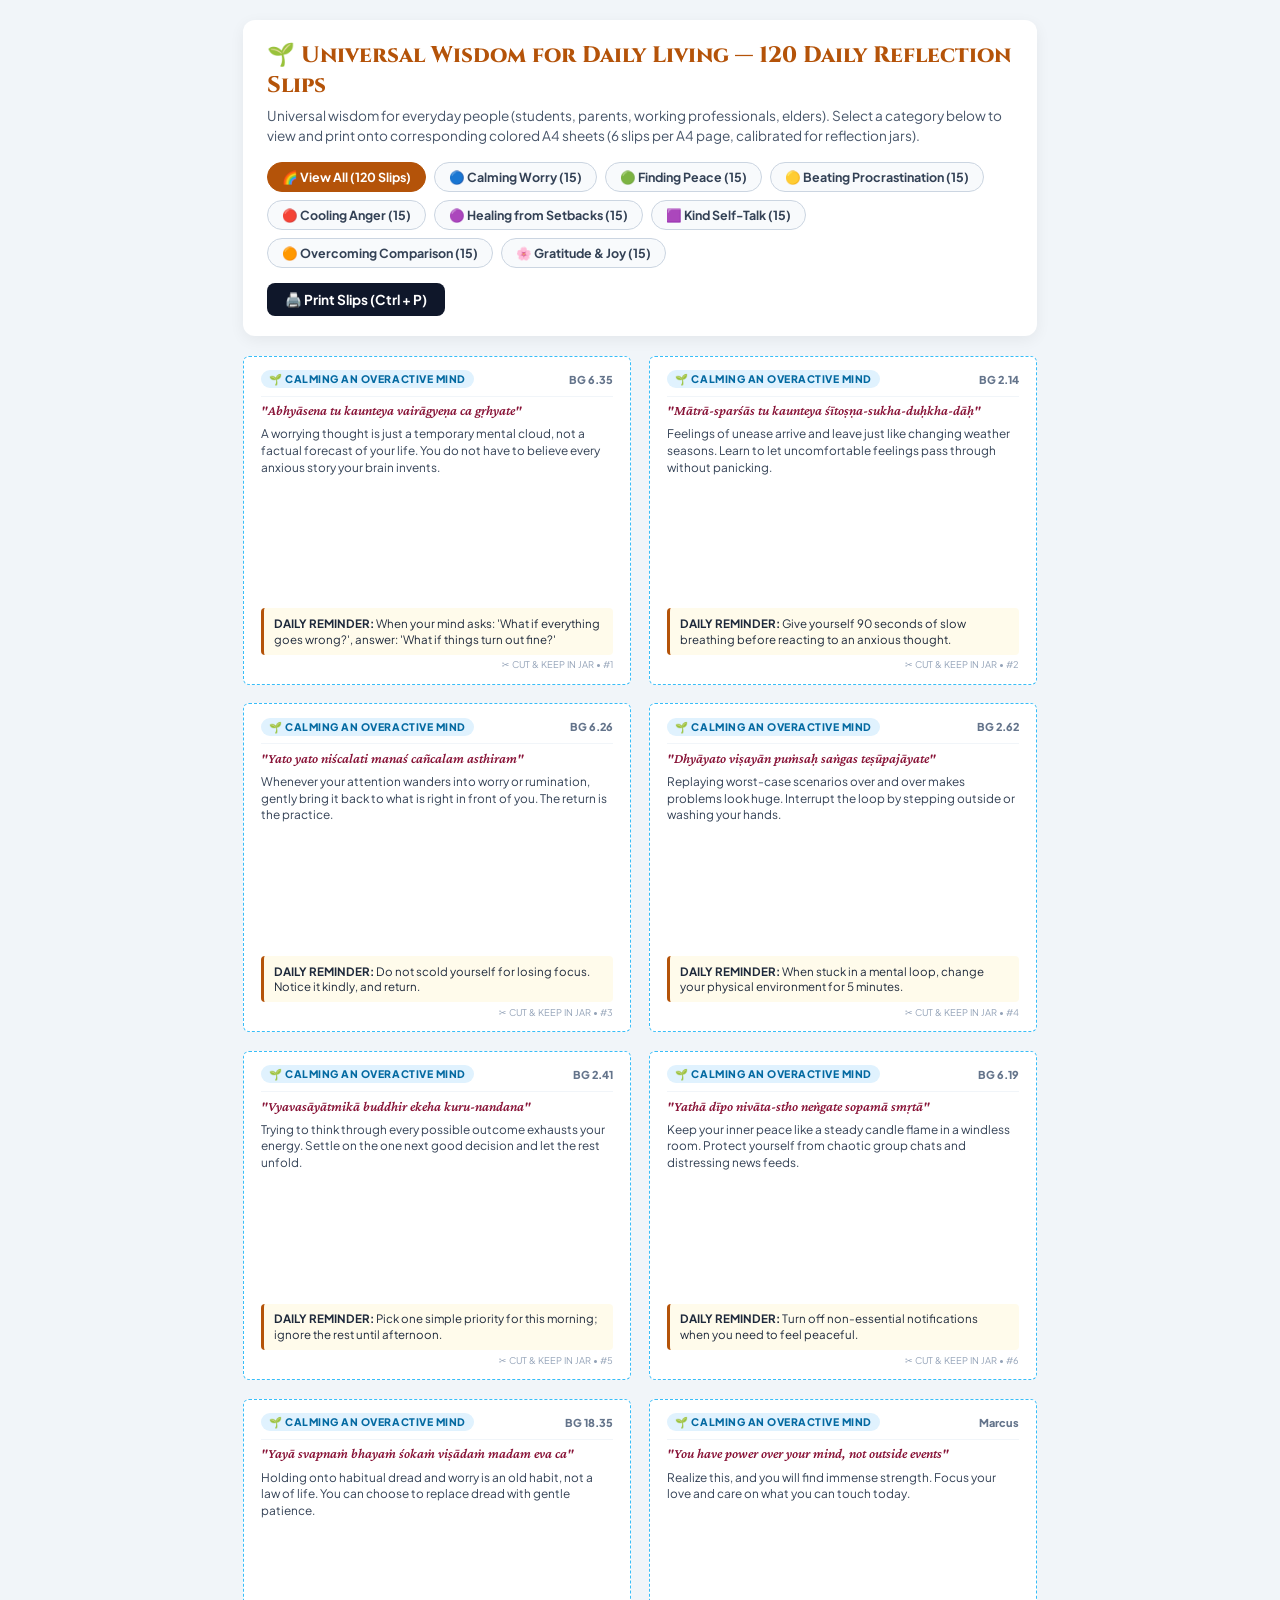
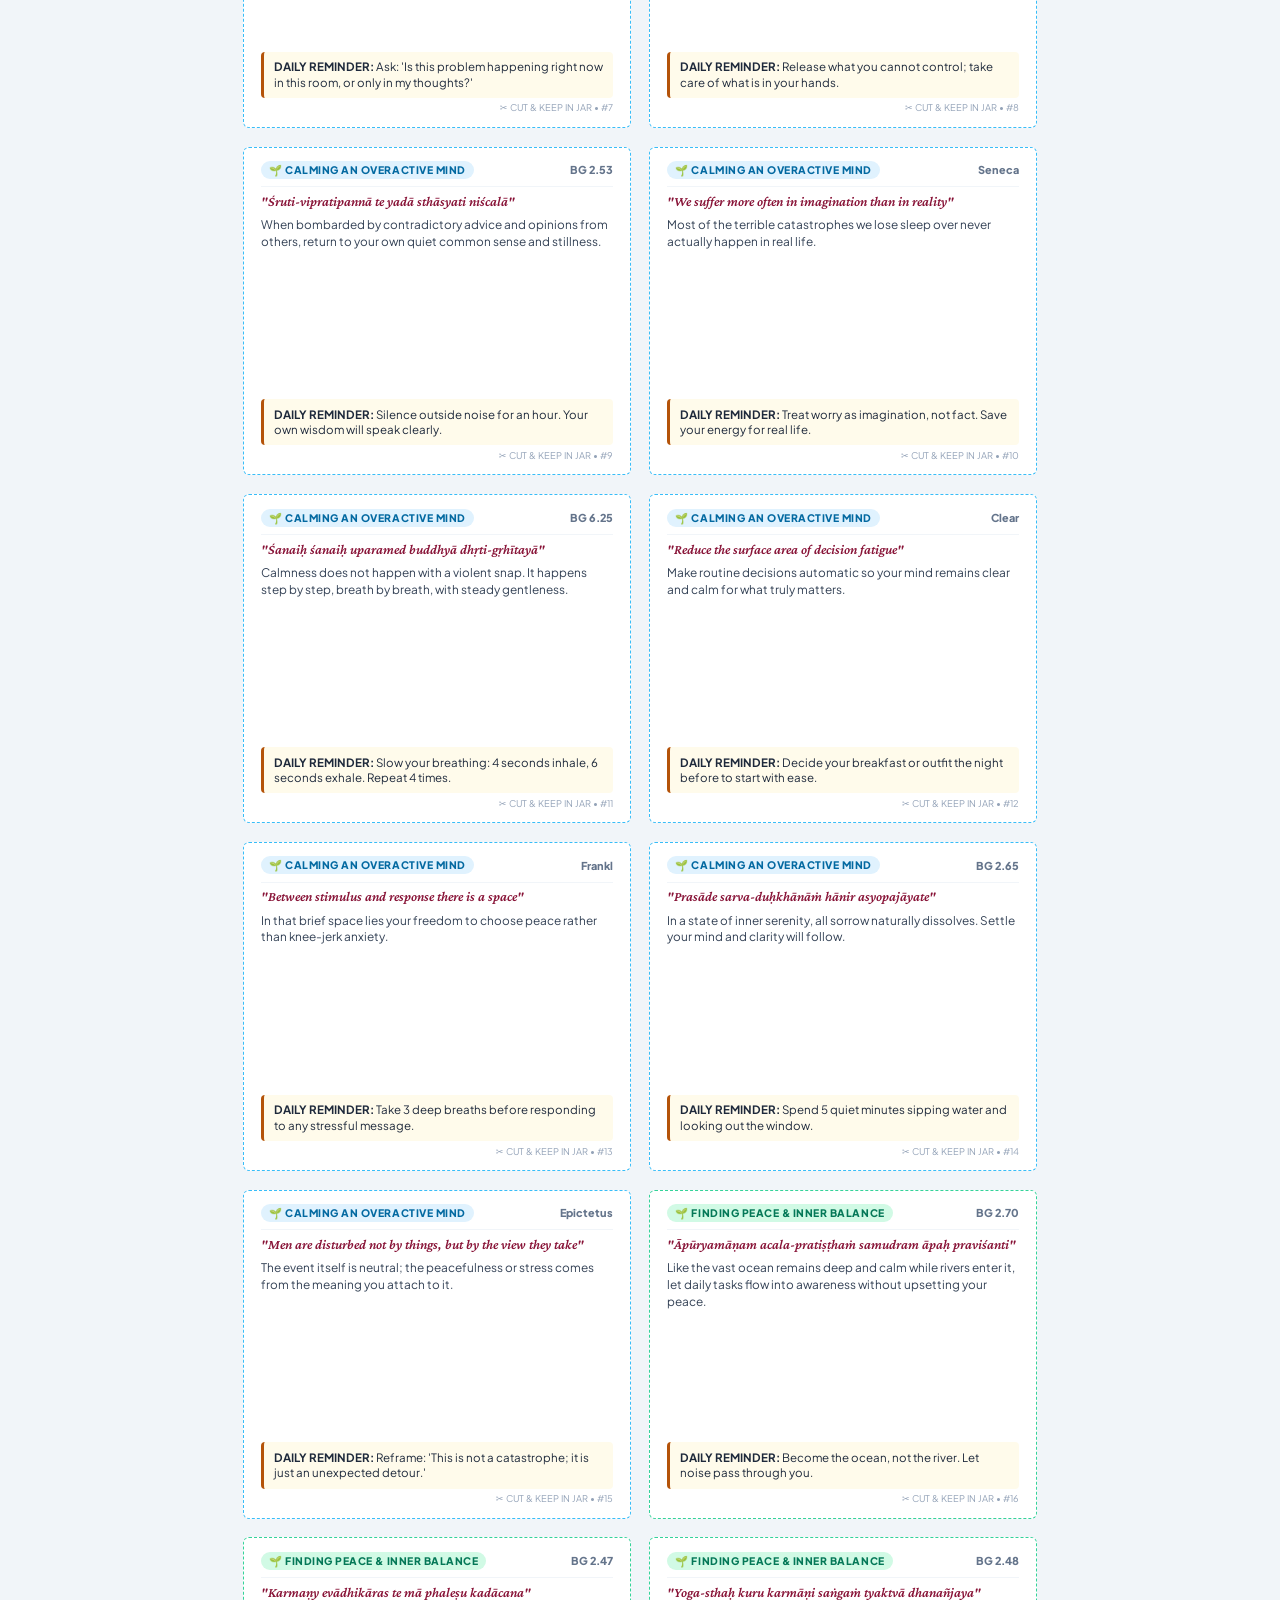
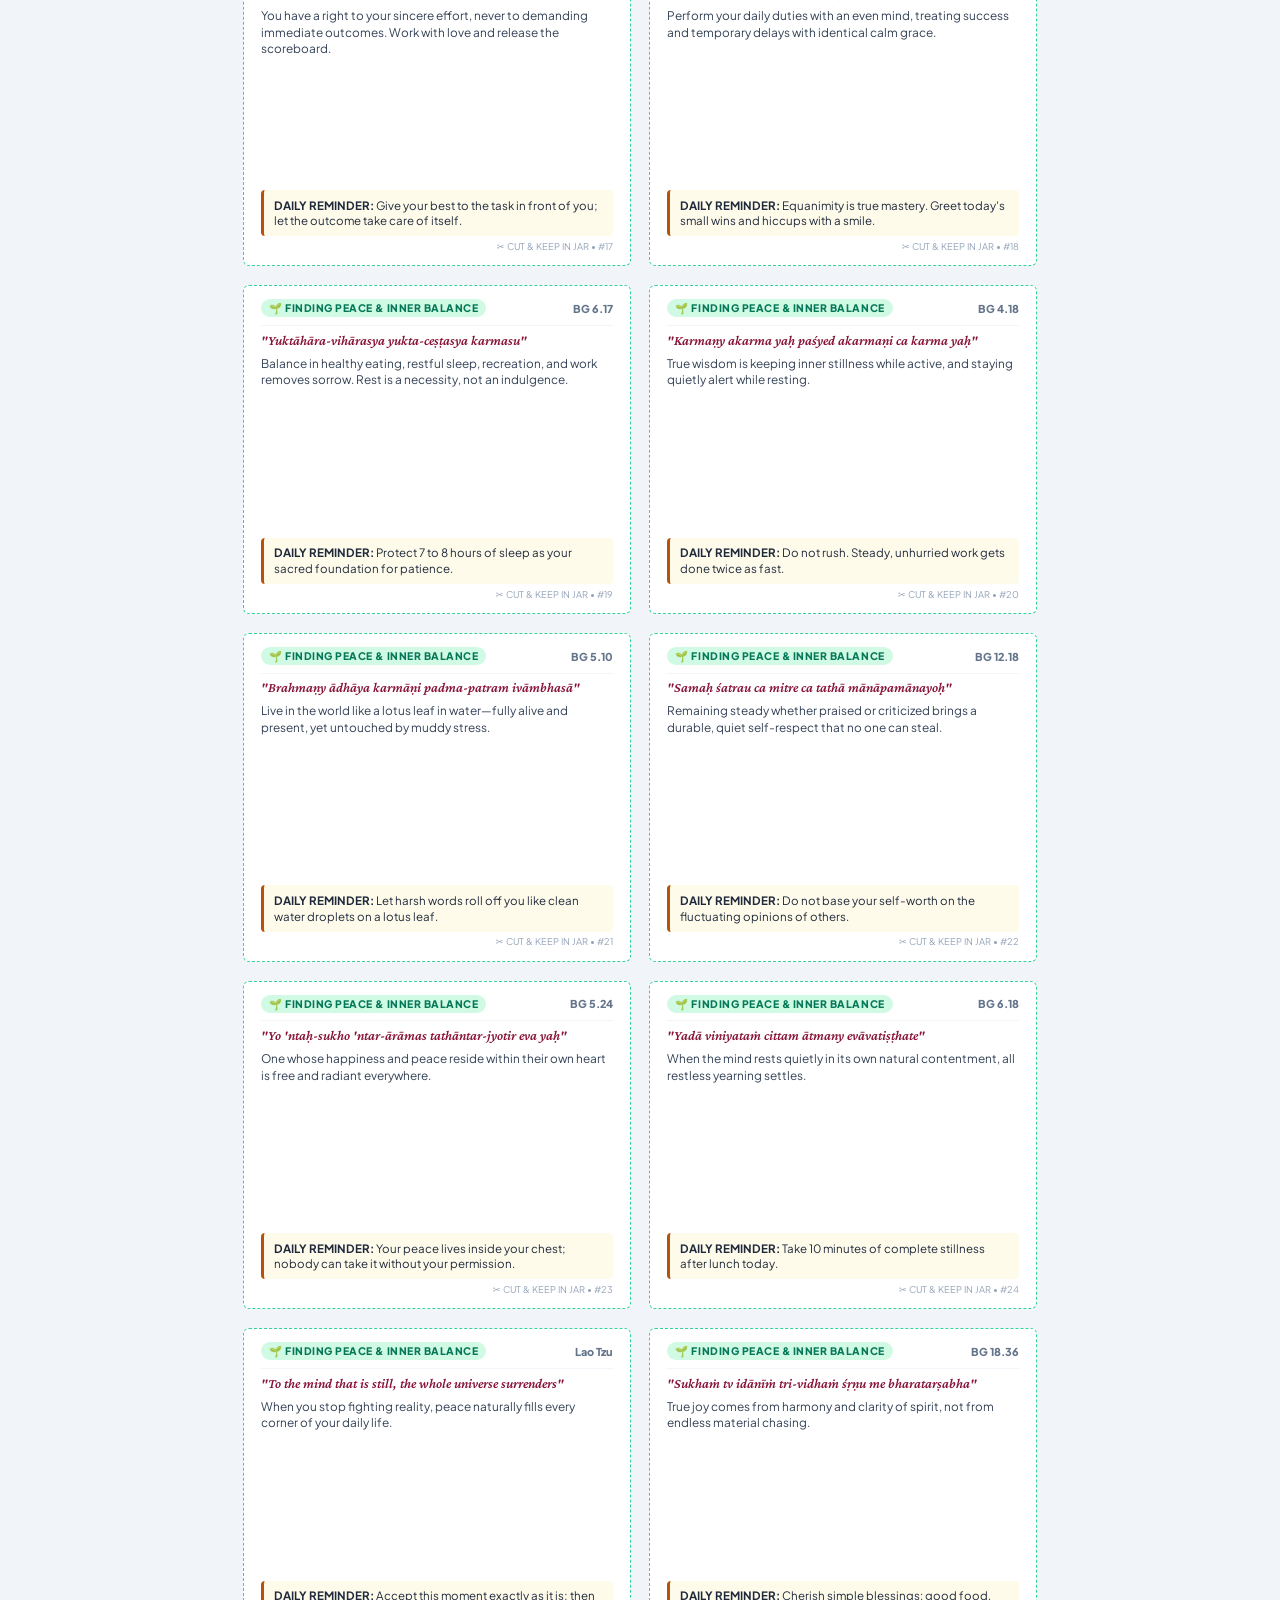
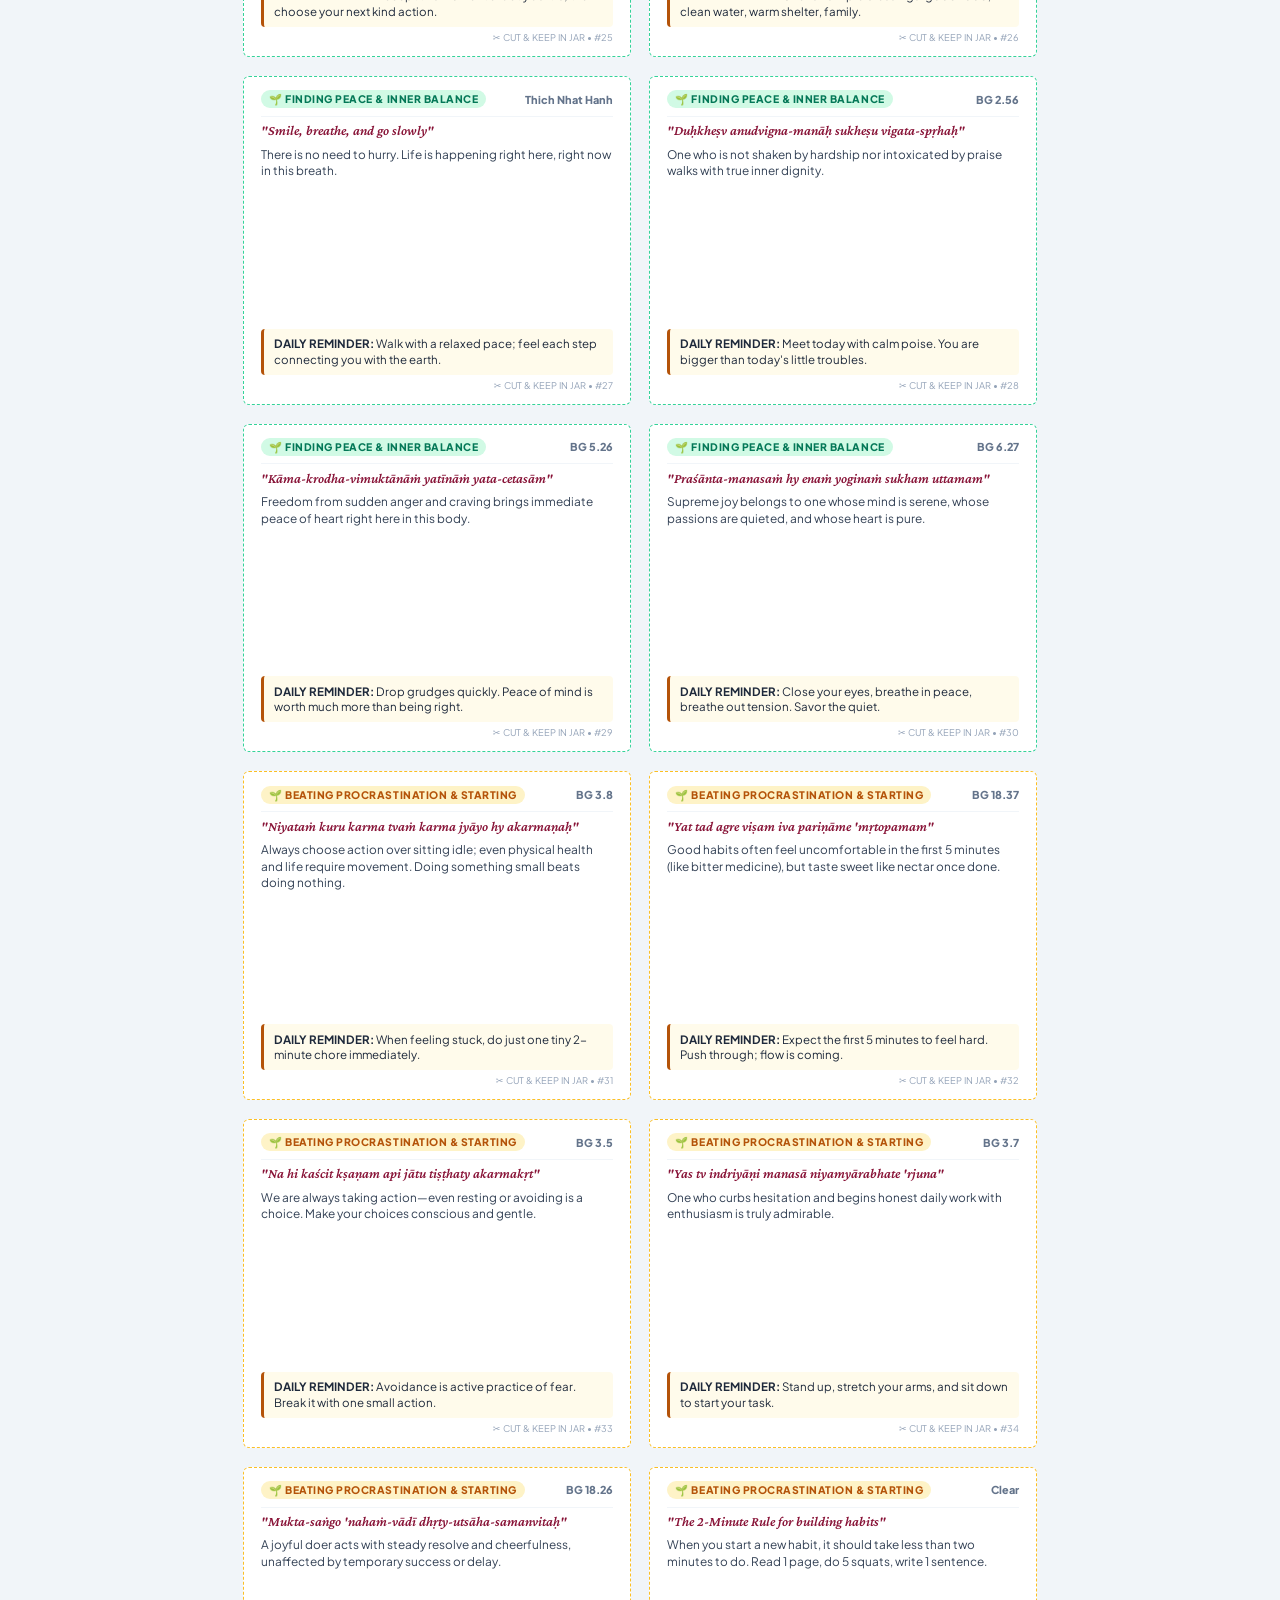
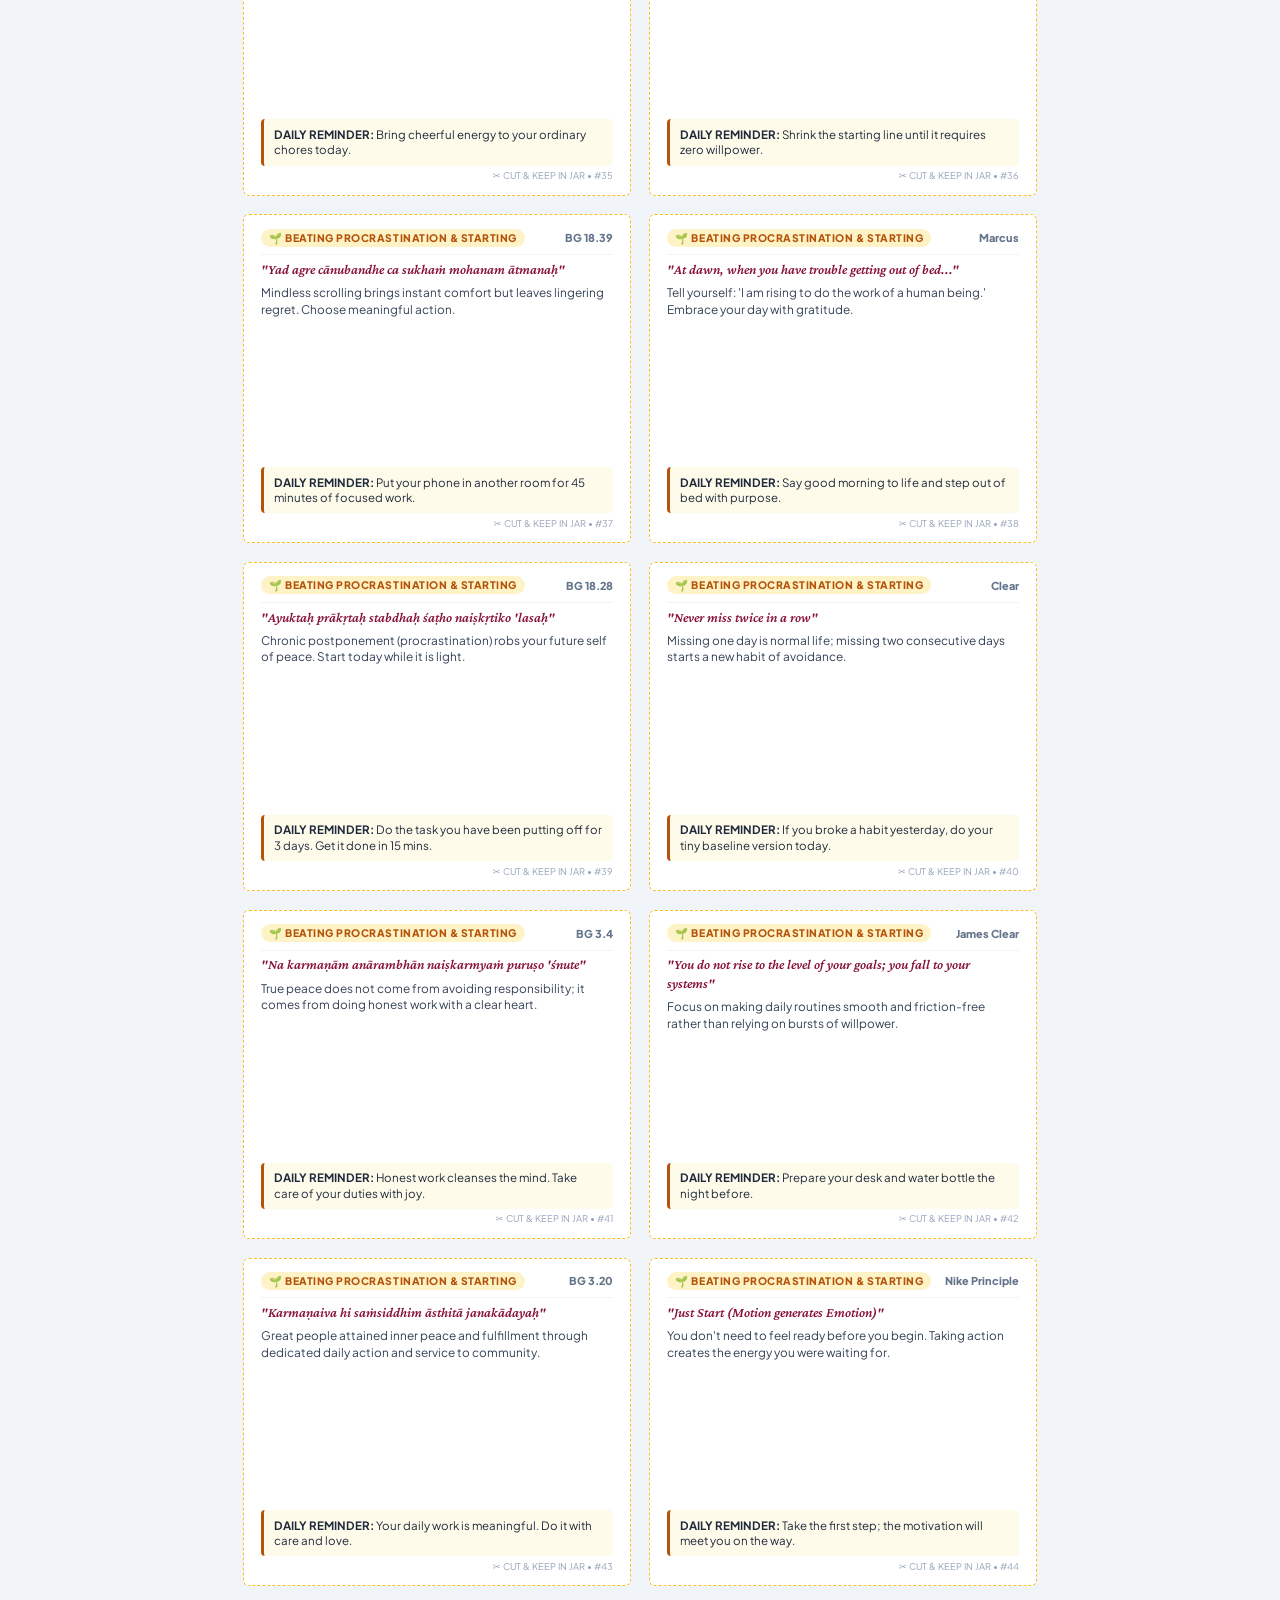
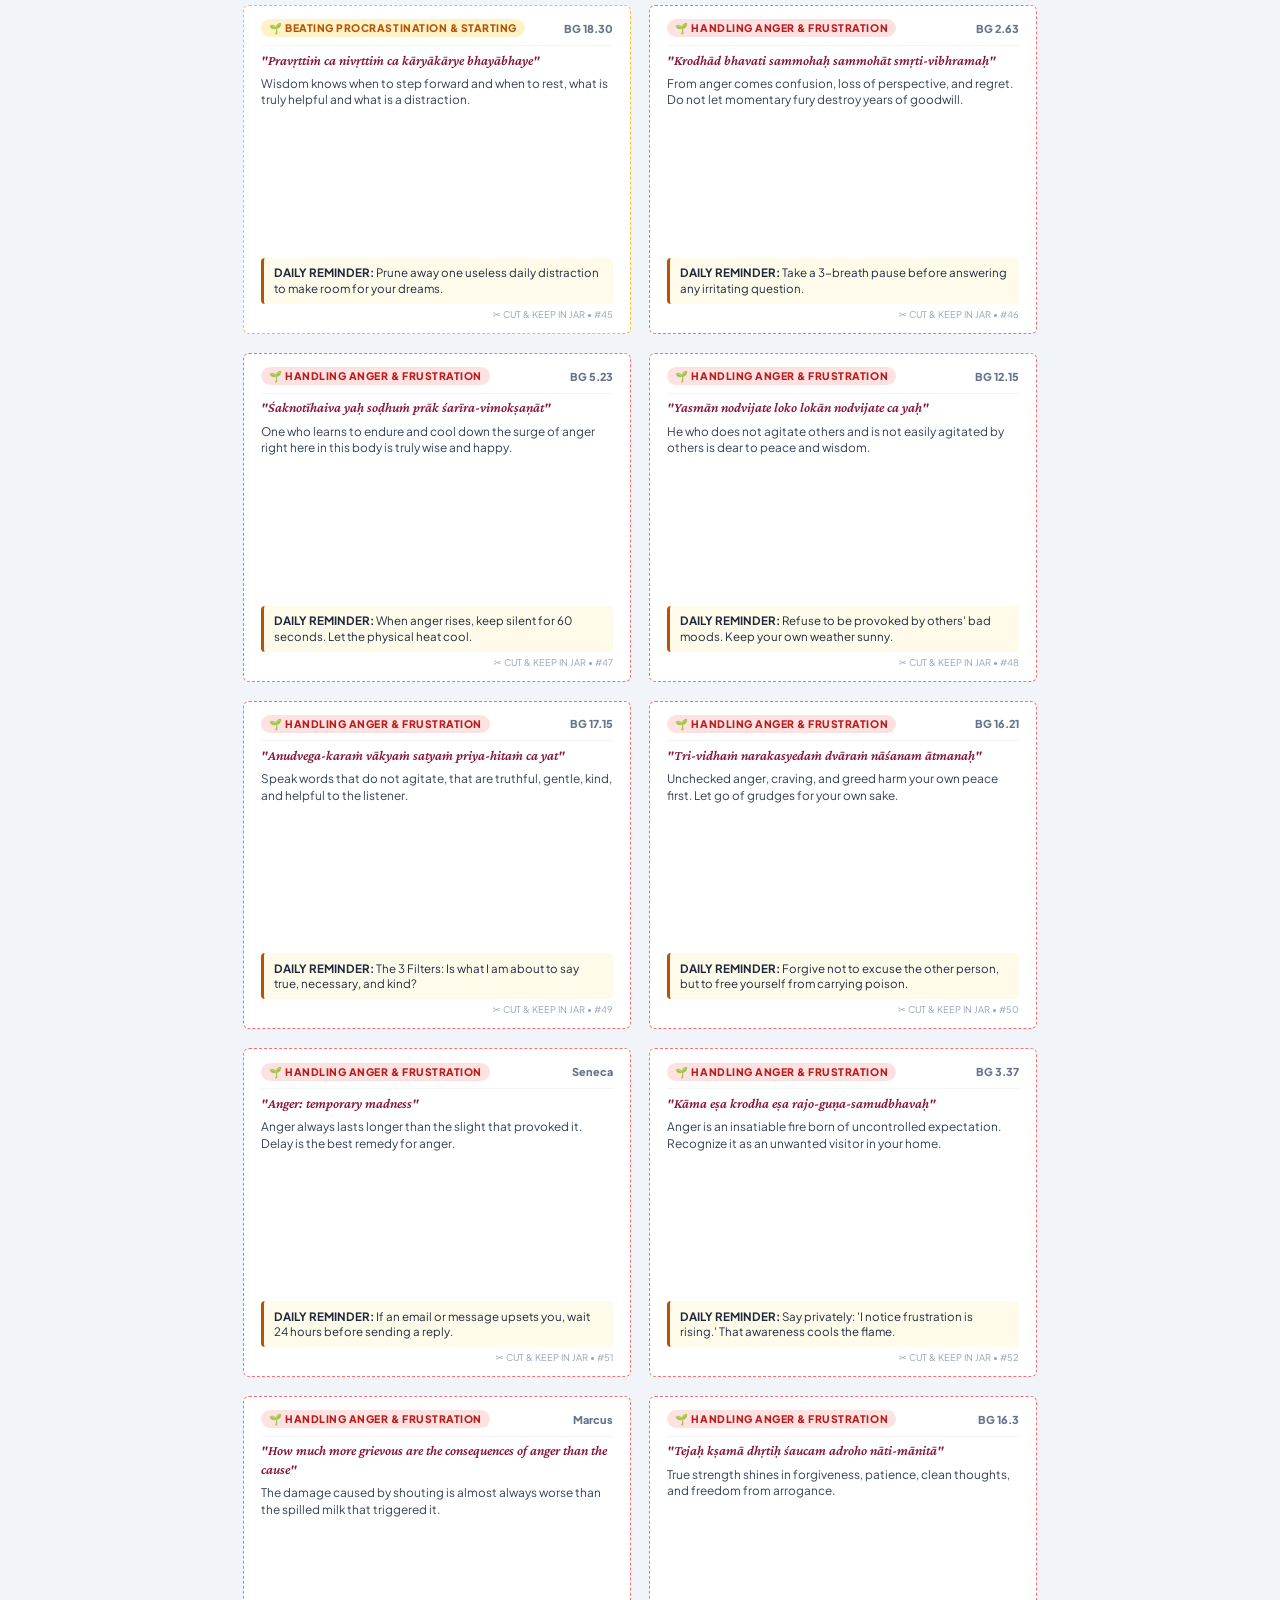
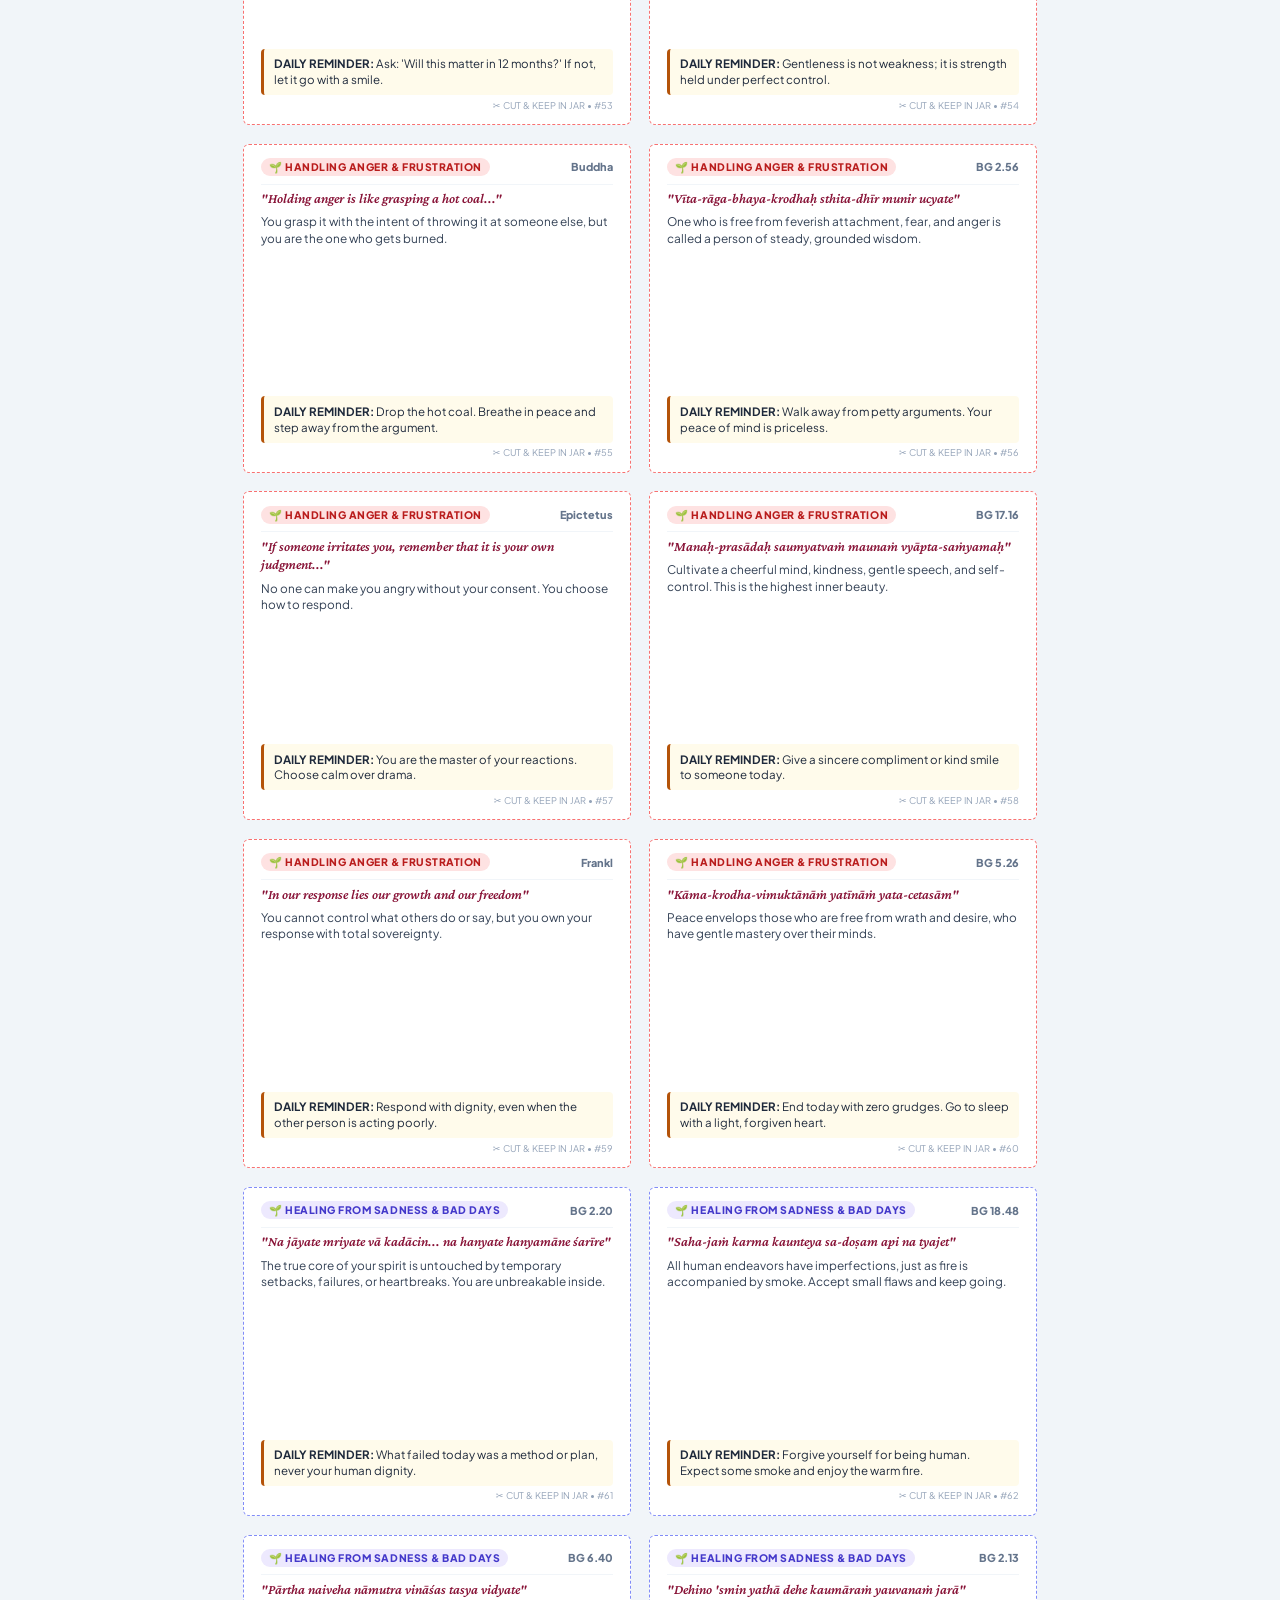
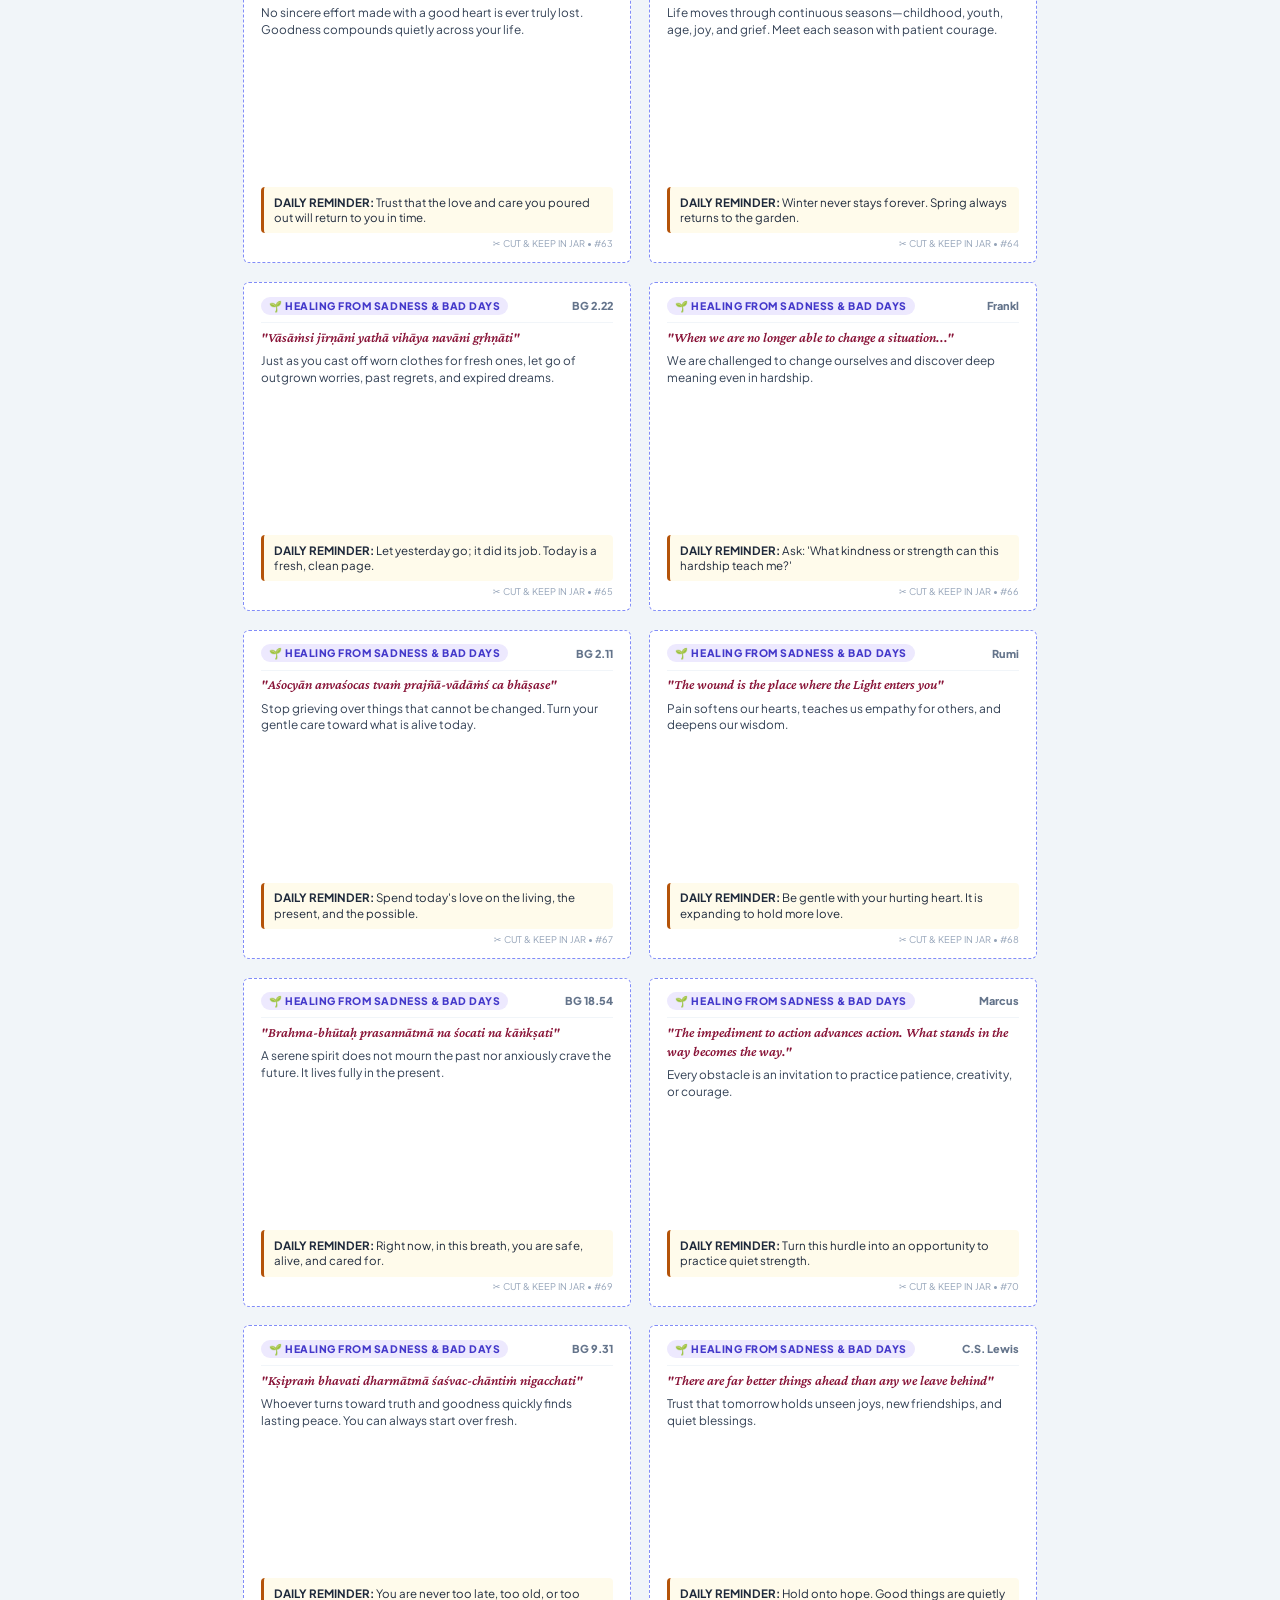
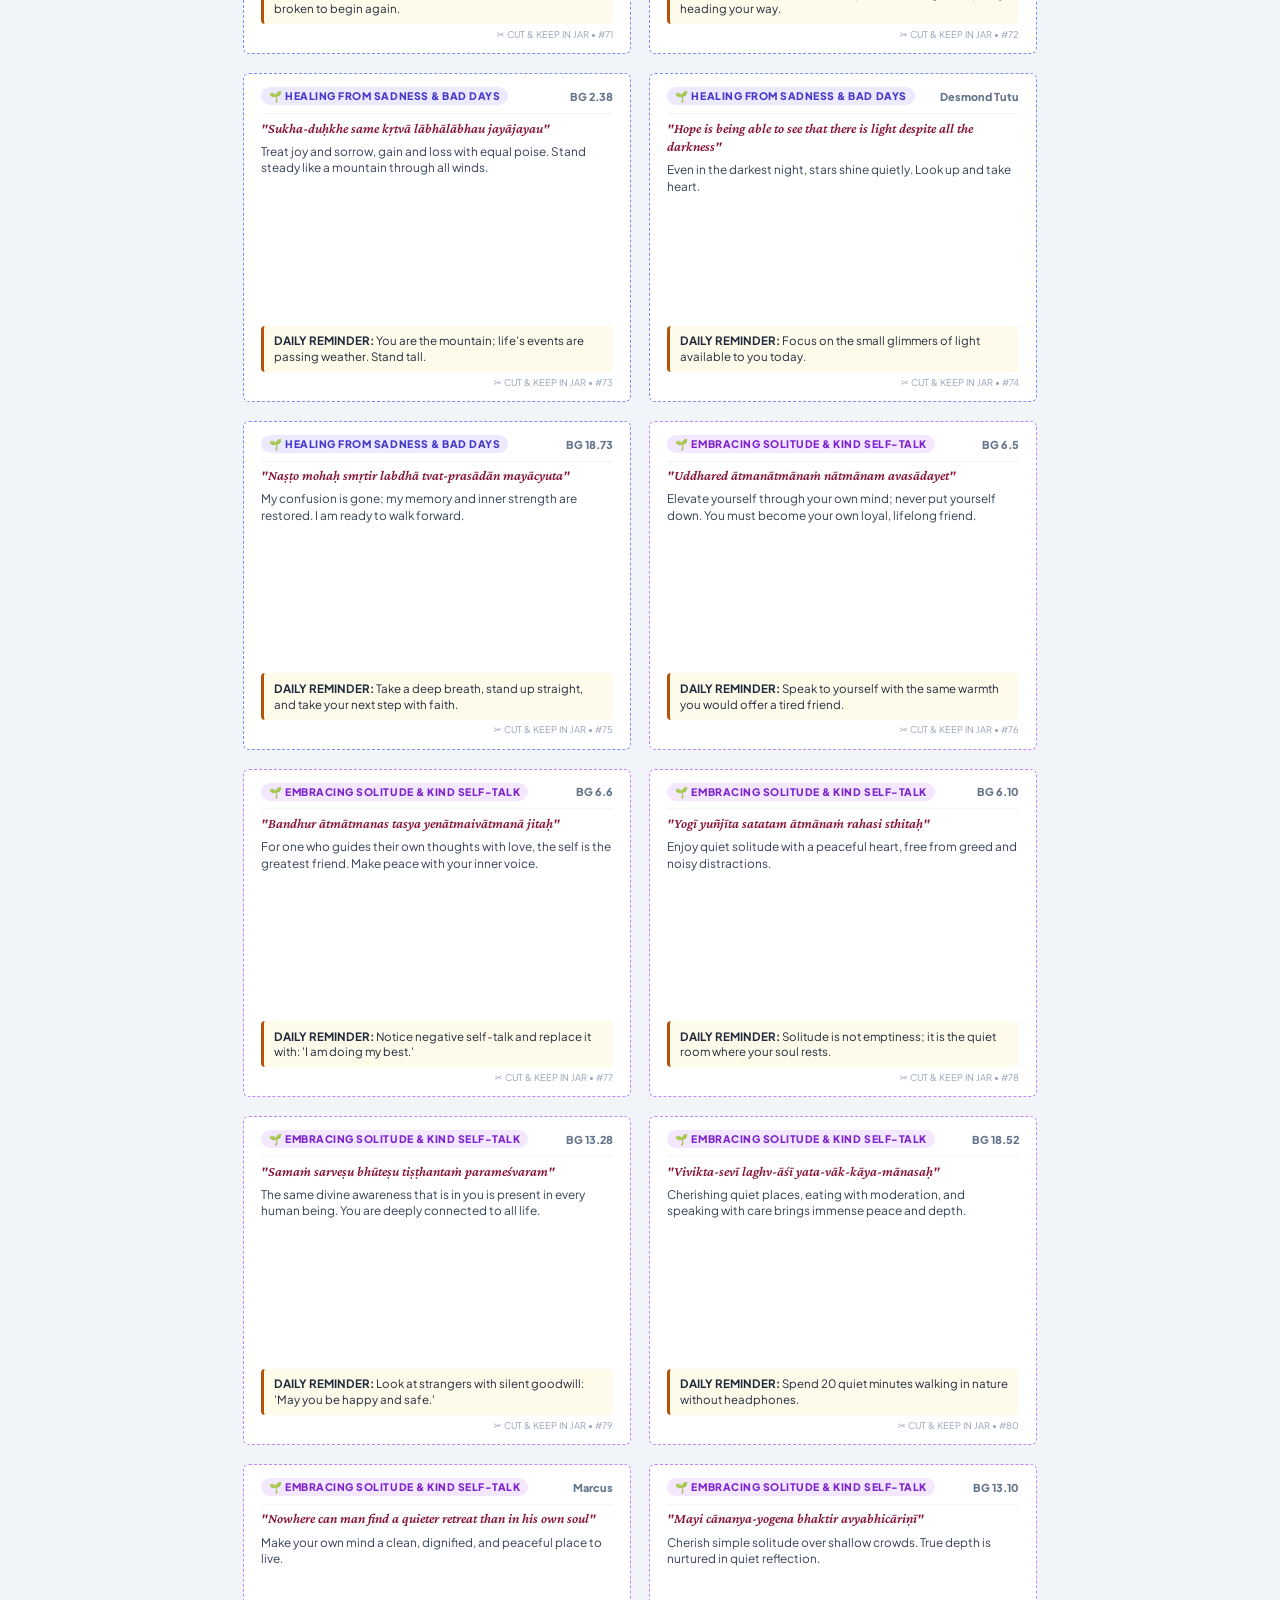
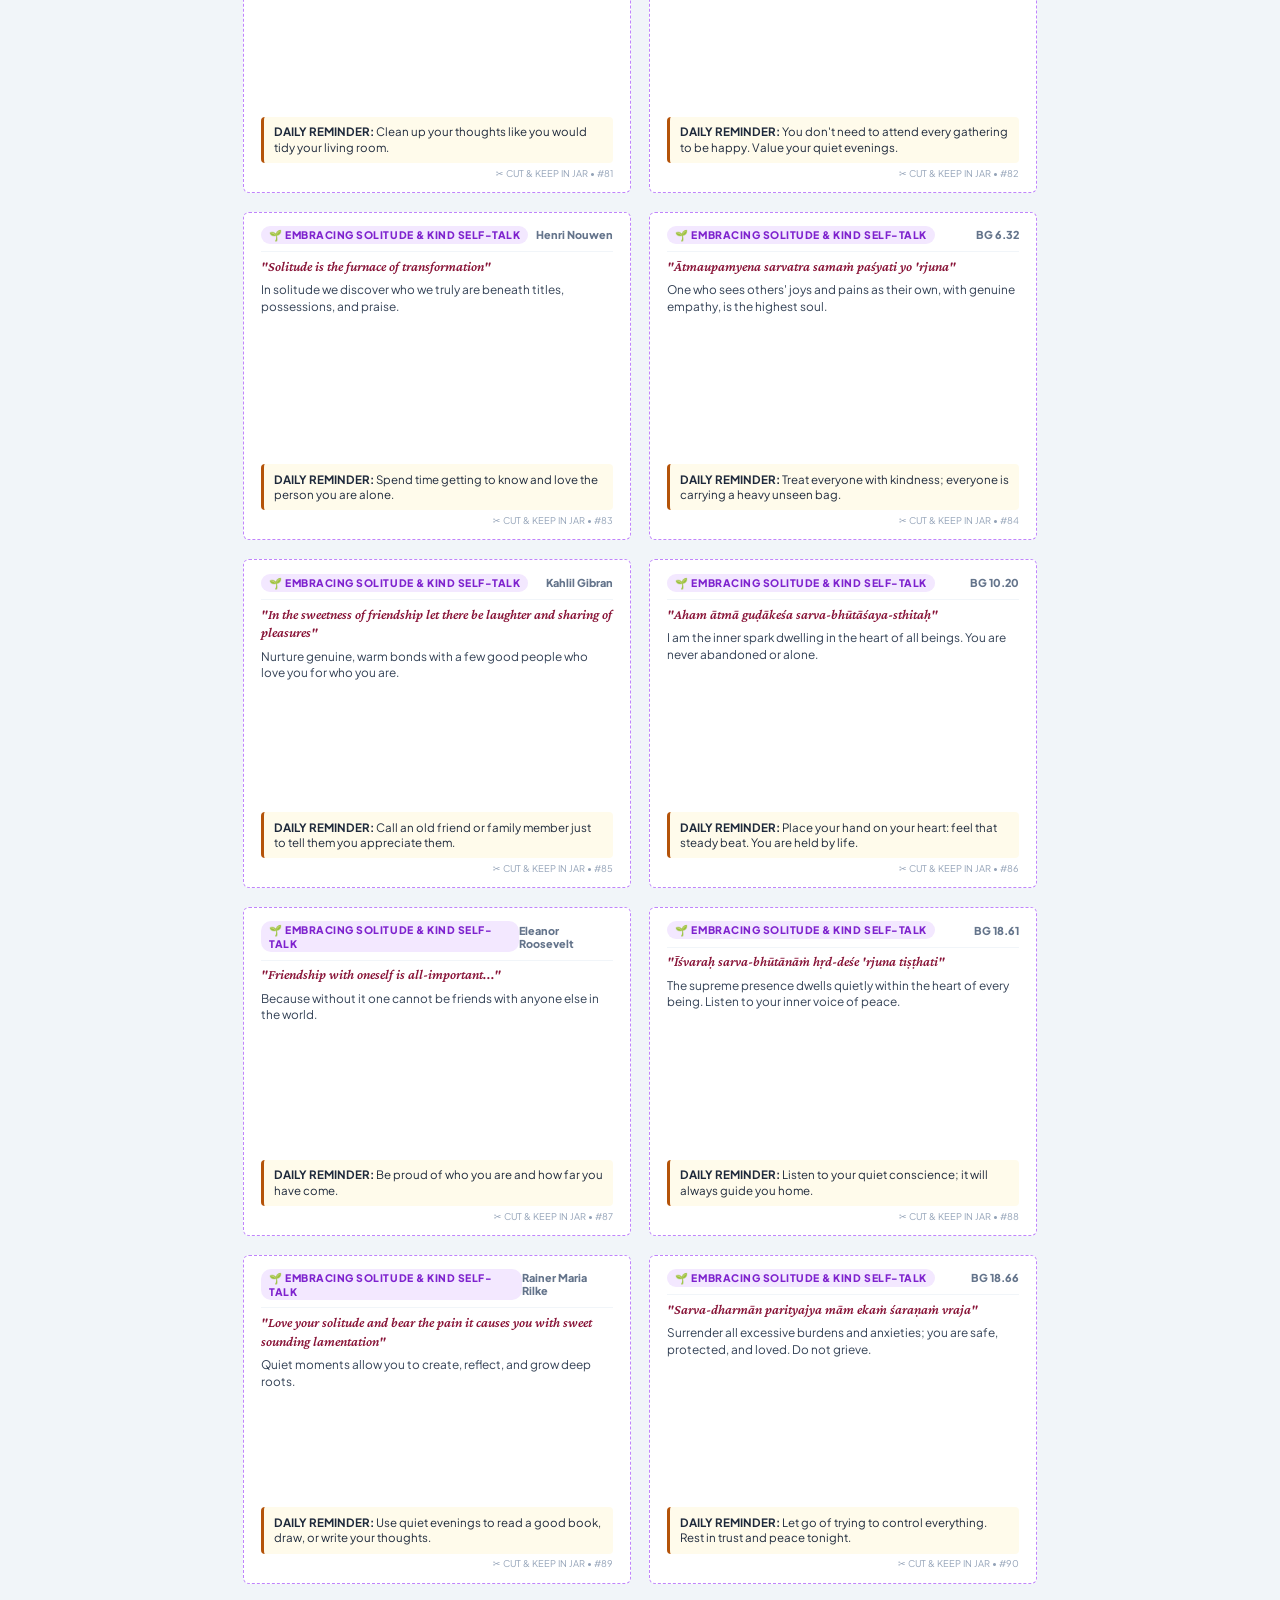
<file: Ancient_Wisdom/printable-slips.html>
<!DOCTYPE html>
<html lang="en">
<head>
    <meta charset="UTF-8">
    <meta name="viewport" content="width=device-width, initial-scale=1.0">
    <title>Universal Wisdom — 120 Printable Daily Slips (A4 Colored Paper Edition)</title>
    <link rel="preconnect" href="https://fonts.googleapis.com">
    <link rel="preconnect" href="https://fonts.gstatic.com" crossorigin>
    <link href="https://fonts.googleapis.com/css2?family=Cinzel:wght@600;700;800;900&family=Crimson+Pro:ital,wght@0,400;0,600;0,700;1,400;1,600&family=Plus+Jakarta+Sans:wght@400;500;600;700;800&family=Yatra+One&display=swap" rel="stylesheet">
    <style>
        :root {
            --font-title: 'Cinzel', Georgia, serif;
            --font-sanskrit: 'Crimson Pro', Georgia, serif;
            --font-body: 'Plus Jakarta Sans', system-ui, sans-serif;
            --gold: #b45309;
        }

        * { box-sizing: border-box; margin: 0; padding: 0; }
        body {
            background-color: #f1f5f9;
            color: #0f172a;
            font-family: var(--font-body);
            padding: 20px;
        }

        .controls-header {
            max-width: 210mm;
            margin: 0 auto 20px auto;
            background: #ffffff;
            border-radius: 12px;
            padding: 20px 24px;
            box-shadow: 0 4px 15px rgba(0,0,0,0.06);
        }

        .controls-title {
            font-family: var(--font-title);
            font-size: 1.4rem;
            font-weight: 800;
            color: var(--gold);
            margin-bottom: 6px;
        }

        .controls-desc {
            font-size: 0.85rem;
            color: #475569;
            line-height: 1.5;
            margin-bottom: 15px;
        }

        .filter-group {
            display: flex;
            flex-wrap: wrap;
            gap: 8px;
            margin-bottom: 15px;
        }

        .filter-chip {
            border: 1px solid #cbd5e1;
            background: #f8fafc;
            color: #334155;
            font-family: var(--font-body);
            font-size: 0.78rem;
            font-weight: 700;
            padding: 6px 14px;
            border-radius: 20px;
            cursor: pointer;
            transition: all 0.15s ease;
        }

        .filter-chip.active {
            background: var(--gold);
            color: #ffffff;
            border-color: var(--gold);
        }

        .print-btn {
            background: #0f172a;
            color: #ffffff;
            border: none;
            padding: 8px 18px;
            border-radius: 8px;
            font-family: var(--font-body);
            font-weight: 700;
            font-size: 0.85rem;
            cursor: pointer;
        }

        .print-container {
            width: 210mm;
            margin: 0 auto;
        }

        .slips-grid {
            display: grid;
            grid-template-columns: 1fr 1fr;
            gap: 5mm;
        }

        .wisdom-slip {
            height: 87mm;
            background: #ffffff;
            border: 1px dashed #cbd5e1;
            border-radius: 6px;
            padding: 3.5mm 4.5mm;
            display: flex;
            flex-direction: column;
            justify-content: space-between;
            page-break-inside: avoid;
            break-inside: avoid;
            position: relative;
            overflow: hidden;
        }

        .slip-header {
            display: flex;
            justify-content: space-between;
            align-items: center;
            border-bottom: 1px solid #f1f5f9;
            padding-bottom: 2mm;
        }

        .slip-badge {
            font-size: 0.65rem;
            font-weight: 800;
            text-transform: uppercase;
            letter-spacing: 0.05em;
            padding: 2px 8px;
            border-radius: 10px;
        }

        .slip-verse-ref {
            font-size: 0.68rem;
            font-weight: 800;
            color: #64748b;
        }

        .slip-sanskrit {
            font-family: var(--font-sanskrit);
            font-size: 0.86rem;
            font-style: italic;
            font-weight: 600;
            color: #881337;
            line-height: 1.35;
            margin: 1.5mm 0;
        }

        .slip-explanation {
            font-size: 0.74rem;
            color: #334155;
            line-height: 1.4;
            flex-grow: 1;
        }

        .slip-rule-box {
            background: #fffbeb;
            border-left: 3px solid var(--gold);
            border-radius: 4px;
            padding: 2mm 2.5mm;
            font-size: 0.72rem;
            color: #1e293b;
            line-height: 1.35;
            margin-top: 1.5mm;
        }

        .scissor-guide {
            font-size: 0.58rem;
            color: #94a3b8;
            text-align: right;
            margin-top: 1mm;
        }

        @media print {
            body { background: transparent; padding: 0; }
            .controls-header { display: none !important; }
            .print-container { width: 100% !important; margin: 0 !important; }
            .slips-grid {
                grid-template-columns: calc(50% - 3mm) calc(50% - 3mm) !important;
                gap: 5mm !important;
            }
            .wisdom-slip {
                height: 87mm !important;
                border: 1px dashed #94a3b8 !important;
                box-shadow: none !important;
            }
            @page {
                size: A4 portrait;
                margin: 8mm 6mm;
            }
        }
    </style>
</head>
<body>

    <header class="controls-header">
        <h1 class="controls-title">🌱 Universal Wisdom for Daily Living — 120 Daily Reflection Slips</h1>
        <p class="controls-desc">
            Universal wisdom for everyday people (students, parents, working professionals, elders). Select a category below to view and print onto corresponding colored A4 sheets (6 slips per A4 page, calibrated for reflection jars).
        </p>
        <div class="filter-group">
            <button class="filter-chip active" onclick="filterCategory('all')">🌈 View All (120 Slips)</button>
            <button class="filter-chip" onclick="filterCategory('anxious')">🔵 Calming Worry (15)</button>
            <button class="filter-chip" onclick="filterCategory('peace')">🟢 Finding Peace (15)</button>
            <button class="filter-chip" onclick="filterCategory('laziness')">🟡 Beating Procrastination (15)</button>
            <button class="filter-chip" onclick="filterCategory('anger')">🔴 Cooling Anger (15)</button>
            <button class="filter-chip" onclick="filterCategory('sadness')">🟣 Healing from Setbacks (15)</button>
            <button class="filter-chip" onclick="filterCategory('lonely')">🟪 Kind Self-Talk (15)</button>
            <button class="filter-chip" onclick="filterCategory('compare')">🟠 Overcoming Comparison (15)</button>
            <button class="filter-chip" onclick="filterCategory('happy')">🌸 Gratitude & Joy (15)</button>
        </div>
        <button class="print-btn" onclick="window.print()">🖨️ Print Slips (Ctrl + P)</button>
    </header>

    <main class="print-container">
        <div class="slips-grid" id="slipsGrid">
            <article class="wisdom-slip category-anxious" style="border-color: #38bdf8;">
                <div class="slip-header">
                    <span class="slip-badge" style="background: #e0f2fe; color: #0369a1;">🌱 Calming an Overactive Mind</span>
                    <span class="slip-verse-ref">BG 6.35</span>
                </div>
                <div class="slip-sanskrit">"Abhyāsena tu kaunteya vairāgyeṇa ca gṛhyate"</div>
                <p class="slip-explanation">A worrying thought is just a temporary mental cloud, not a factual forecast of your life. You do not have to believe every anxious story your brain invents.</p>
                <div class="slip-rule-box">
                    <strong>DAILY REMINDER:</strong> When your mind asks: 'What if everything goes wrong?', answer: 'What if things turn out fine?'
                </div>
                <div class="scissor-guide">✂ CUT & KEEP IN JAR • #1</div>
            </article>
            <article class="wisdom-slip category-anxious" style="border-color: #38bdf8;">
                <div class="slip-header">
                    <span class="slip-badge" style="background: #e0f2fe; color: #0369a1;">🌱 Calming an Overactive Mind</span>
                    <span class="slip-verse-ref">BG 2.14</span>
                </div>
                <div class="slip-sanskrit">"Mātrā-sparśās tu kaunteya śītoṣṇa-sukha-duḥkha-dāḥ"</div>
                <p class="slip-explanation">Feelings of unease arrive and leave just like changing weather seasons. Learn to let uncomfortable feelings pass through without panicking.</p>
                <div class="slip-rule-box">
                    <strong>DAILY REMINDER:</strong> Give yourself 90 seconds of slow breathing before reacting to an anxious thought.
                </div>
                <div class="scissor-guide">✂ CUT & KEEP IN JAR • #2</div>
            </article>
            <article class="wisdom-slip category-anxious" style="border-color: #38bdf8;">
                <div class="slip-header">
                    <span class="slip-badge" style="background: #e0f2fe; color: #0369a1;">🌱 Calming an Overactive Mind</span>
                    <span class="slip-verse-ref">BG 6.26</span>
                </div>
                <div class="slip-sanskrit">"Yato yato niścalati manaś cañcalam asthiram"</div>
                <p class="slip-explanation">Whenever your attention wanders into worry or rumination, gently bring it back to what is right in front of you. The return is the practice.</p>
                <div class="slip-rule-box">
                    <strong>DAILY REMINDER:</strong> Do not scold yourself for losing focus. Notice it kindly, and return.
                </div>
                <div class="scissor-guide">✂ CUT & KEEP IN JAR • #3</div>
            </article>
            <article class="wisdom-slip category-anxious" style="border-color: #38bdf8;">
                <div class="slip-header">
                    <span class="slip-badge" style="background: #e0f2fe; color: #0369a1;">🌱 Calming an Overactive Mind</span>
                    <span class="slip-verse-ref">BG 2.62</span>
                </div>
                <div class="slip-sanskrit">"Dhyāyato viṣayān puṁsaḥ saṅgas teṣūpajāyate"</div>
                <p class="slip-explanation">Replaying worst-case scenarios over and over makes problems look huge. Interrupt the loop by stepping outside or washing your hands.</p>
                <div class="slip-rule-box">
                    <strong>DAILY REMINDER:</strong> When stuck in a mental loop, change your physical environment for 5 minutes.
                </div>
                <div class="scissor-guide">✂ CUT & KEEP IN JAR • #4</div>
            </article>
            <article class="wisdom-slip category-anxious" style="border-color: #38bdf8;">
                <div class="slip-header">
                    <span class="slip-badge" style="background: #e0f2fe; color: #0369a1;">🌱 Calming an Overactive Mind</span>
                    <span class="slip-verse-ref">BG 2.41</span>
                </div>
                <div class="slip-sanskrit">"Vyavasāyātmikā buddhir ekeha kuru-nandana"</div>
                <p class="slip-explanation">Trying to think through every possible outcome exhausts your energy. Settle on the one next good decision and let the rest unfold.</p>
                <div class="slip-rule-box">
                    <strong>DAILY REMINDER:</strong> Pick one simple priority for this morning; ignore the rest until afternoon.
                </div>
                <div class="scissor-guide">✂ CUT & KEEP IN JAR • #5</div>
            </article>
            <article class="wisdom-slip category-anxious" style="border-color: #38bdf8;">
                <div class="slip-header">
                    <span class="slip-badge" style="background: #e0f2fe; color: #0369a1;">🌱 Calming an Overactive Mind</span>
                    <span class="slip-verse-ref">BG 6.19</span>
                </div>
                <div class="slip-sanskrit">"Yathā dīpo nivāta-stho neṅgate sopamā smṛtā"</div>
                <p class="slip-explanation">Keep your inner peace like a steady candle flame in a windless room. Protect yourself from chaotic group chats and distressing news feeds.</p>
                <div class="slip-rule-box">
                    <strong>DAILY REMINDER:</strong> Turn off non-essential notifications when you need to feel peaceful.
                </div>
                <div class="scissor-guide">✂ CUT & KEEP IN JAR • #6</div>
            </article>
            <article class="wisdom-slip category-anxious" style="border-color: #38bdf8;">
                <div class="slip-header">
                    <span class="slip-badge" style="background: #e0f2fe; color: #0369a1;">🌱 Calming an Overactive Mind</span>
                    <span class="slip-verse-ref">BG 18.35</span>
                </div>
                <div class="slip-sanskrit">"Yayā svapnaṁ bhayaṁ śokaṁ viṣādaṁ madam eva ca"</div>
                <p class="slip-explanation">Holding onto habitual dread and worry is an old habit, not a law of life. You can choose to replace dread with gentle patience.</p>
                <div class="slip-rule-box">
                    <strong>DAILY REMINDER:</strong> Ask: 'Is this problem happening right now in this room, or only in my thoughts?'
                </div>
                <div class="scissor-guide">✂ CUT & KEEP IN JAR • #7</div>
            </article>
            <article class="wisdom-slip category-anxious" style="border-color: #38bdf8;">
                <div class="slip-header">
                    <span class="slip-badge" style="background: #e0f2fe; color: #0369a1;">🌱 Calming an Overactive Mind</span>
                    <span class="slip-verse-ref">Marcus</span>
                </div>
                <div class="slip-sanskrit">"You have power over your mind, not outside events"</div>
                <p class="slip-explanation">Realize this, and you will find immense strength. Focus your love and care on what you can touch today.</p>
                <div class="slip-rule-box">
                    <strong>DAILY REMINDER:</strong> Release what you cannot control; take care of what is in your hands.
                </div>
                <div class="scissor-guide">✂ CUT & KEEP IN JAR • #8</div>
            </article>
            <article class="wisdom-slip category-anxious" style="border-color: #38bdf8;">
                <div class="slip-header">
                    <span class="slip-badge" style="background: #e0f2fe; color: #0369a1;">🌱 Calming an Overactive Mind</span>
                    <span class="slip-verse-ref">BG 2.53</span>
                </div>
                <div class="slip-sanskrit">"Śruti-vipratipannā te yadā sthāsyati niścalā"</div>
                <p class="slip-explanation">When bombarded by contradictory advice and opinions from others, return to your own quiet common sense and stillness.</p>
                <div class="slip-rule-box">
                    <strong>DAILY REMINDER:</strong> Silence outside noise for an hour. Your own wisdom will speak clearly.
                </div>
                <div class="scissor-guide">✂ CUT & KEEP IN JAR • #9</div>
            </article>
            <article class="wisdom-slip category-anxious" style="border-color: #38bdf8;">
                <div class="slip-header">
                    <span class="slip-badge" style="background: #e0f2fe; color: #0369a1;">🌱 Calming an Overactive Mind</span>
                    <span class="slip-verse-ref">Seneca</span>
                </div>
                <div class="slip-sanskrit">"We suffer more often in imagination than in reality"</div>
                <p class="slip-explanation">Most of the terrible catastrophes we lose sleep over never actually happen in real life.</p>
                <div class="slip-rule-box">
                    <strong>DAILY REMINDER:</strong> Treat worry as imagination, not fact. Save your energy for real life.
                </div>
                <div class="scissor-guide">✂ CUT & KEEP IN JAR • #10</div>
            </article>
            <article class="wisdom-slip category-anxious" style="border-color: #38bdf8;">
                <div class="slip-header">
                    <span class="slip-badge" style="background: #e0f2fe; color: #0369a1;">🌱 Calming an Overactive Mind</span>
                    <span class="slip-verse-ref">BG 6.25</span>
                </div>
                <div class="slip-sanskrit">"Śanaiḥ śanaiḥ uparamed buddhyā dhṛti-gṛhītayā"</div>
                <p class="slip-explanation">Calmness does not happen with a violent snap. It happens step by step, breath by breath, with steady gentleness.</p>
                <div class="slip-rule-box">
                    <strong>DAILY REMINDER:</strong> Slow your breathing: 4 seconds inhale, 6 seconds exhale. Repeat 4 times.
                </div>
                <div class="scissor-guide">✂ CUT & KEEP IN JAR • #11</div>
            </article>
            <article class="wisdom-slip category-anxious" style="border-color: #38bdf8;">
                <div class="slip-header">
                    <span class="slip-badge" style="background: #e0f2fe; color: #0369a1;">🌱 Calming an Overactive Mind</span>
                    <span class="slip-verse-ref">Clear</span>
                </div>
                <div class="slip-sanskrit">"Reduce the surface area of decision fatigue"</div>
                <p class="slip-explanation">Make routine decisions automatic so your mind remains clear and calm for what truly matters.</p>
                <div class="slip-rule-box">
                    <strong>DAILY REMINDER:</strong> Decide your breakfast or outfit the night before to start with ease.
                </div>
                <div class="scissor-guide">✂ CUT & KEEP IN JAR • #12</div>
            </article>
            <article class="wisdom-slip category-anxious" style="border-color: #38bdf8;">
                <div class="slip-header">
                    <span class="slip-badge" style="background: #e0f2fe; color: #0369a1;">🌱 Calming an Overactive Mind</span>
                    <span class="slip-verse-ref">Frankl</span>
                </div>
                <div class="slip-sanskrit">"Between stimulus and response there is a space"</div>
                <p class="slip-explanation">In that brief space lies your freedom to choose peace rather than knee-jerk anxiety.</p>
                <div class="slip-rule-box">
                    <strong>DAILY REMINDER:</strong> Take 3 deep breaths before responding to any stressful message.
                </div>
                <div class="scissor-guide">✂ CUT & KEEP IN JAR • #13</div>
            </article>
            <article class="wisdom-slip category-anxious" style="border-color: #38bdf8;">
                <div class="slip-header">
                    <span class="slip-badge" style="background: #e0f2fe; color: #0369a1;">🌱 Calming an Overactive Mind</span>
                    <span class="slip-verse-ref">BG 2.65</span>
                </div>
                <div class="slip-sanskrit">"Prasāde sarva-duḥkhānāṁ hānir asyopajāyate"</div>
                <p class="slip-explanation">In a state of inner serenity, all sorrow naturally dissolves. Settle your mind and clarity will follow.</p>
                <div class="slip-rule-box">
                    <strong>DAILY REMINDER:</strong> Spend 5 quiet minutes sipping water and looking out the window.
                </div>
                <div class="scissor-guide">✂ CUT & KEEP IN JAR • #14</div>
            </article>
            <article class="wisdom-slip category-anxious" style="border-color: #38bdf8;">
                <div class="slip-header">
                    <span class="slip-badge" style="background: #e0f2fe; color: #0369a1;">🌱 Calming an Overactive Mind</span>
                    <span class="slip-verse-ref">Epictetus</span>
                </div>
                <div class="slip-sanskrit">"Men are disturbed not by things, but by the view they take"</div>
                <p class="slip-explanation">The event itself is neutral; the peacefulness or stress comes from the meaning you attach to it.</p>
                <div class="slip-rule-box">
                    <strong>DAILY REMINDER:</strong> Reframe: 'This is not a catastrophe; it is just an unexpected detour.'
                </div>
                <div class="scissor-guide">✂ CUT & KEEP IN JAR • #15</div>
            </article>
            <article class="wisdom-slip category-peace" style="border-color: #34d399;">
                <div class="slip-header">
                    <span class="slip-badge" style="background: #d1fae5; color: #047857;">🌱 Finding Peace & Inner Balance</span>
                    <span class="slip-verse-ref">BG 2.70</span>
                </div>
                <div class="slip-sanskrit">"Āpūryamāṇam acala-pratiṣṭhaṁ samudram āpaḥ praviśanti"</div>
                <p class="slip-explanation">Like the vast ocean remains deep and calm while rivers enter it, let daily tasks flow into awareness without upsetting your peace.</p>
                <div class="slip-rule-box">
                    <strong>DAILY REMINDER:</strong> Become the ocean, not the river. Let noise pass through you.
                </div>
                <div class="scissor-guide">✂ CUT & KEEP IN JAR • #16</div>
            </article>
            <article class="wisdom-slip category-peace" style="border-color: #34d399;">
                <div class="slip-header">
                    <span class="slip-badge" style="background: #d1fae5; color: #047857;">🌱 Finding Peace & Inner Balance</span>
                    <span class="slip-verse-ref">BG 2.47</span>
                </div>
                <div class="slip-sanskrit">"Karmaṇy evādhikāras te mā phaleṣu kadācana"</div>
                <p class="slip-explanation">You have a right to your sincere effort, never to demanding immediate outcomes. Work with love and release the scoreboard.</p>
                <div class="slip-rule-box">
                    <strong>DAILY REMINDER:</strong> Give your best to the task in front of you; let the outcome take care of itself.
                </div>
                <div class="scissor-guide">✂ CUT & KEEP IN JAR • #17</div>
            </article>
            <article class="wisdom-slip category-peace" style="border-color: #34d399;">
                <div class="slip-header">
                    <span class="slip-badge" style="background: #d1fae5; color: #047857;">🌱 Finding Peace & Inner Balance</span>
                    <span class="slip-verse-ref">BG 2.48</span>
                </div>
                <div class="slip-sanskrit">"Yoga-sthaḥ kuru karmāṇi saṅgaṁ tyaktvā dhanañjaya"</div>
                <p class="slip-explanation">Perform your daily duties with an even mind, treating success and temporary delays with identical calm grace.</p>
                <div class="slip-rule-box">
                    <strong>DAILY REMINDER:</strong> Equanimity is true mastery. Greet today's small wins and hiccups with a smile.
                </div>
                <div class="scissor-guide">✂ CUT & KEEP IN JAR • #18</div>
            </article>
            <article class="wisdom-slip category-peace" style="border-color: #34d399;">
                <div class="slip-header">
                    <span class="slip-badge" style="background: #d1fae5; color: #047857;">🌱 Finding Peace & Inner Balance</span>
                    <span class="slip-verse-ref">BG 6.17</span>
                </div>
                <div class="slip-sanskrit">"Yuktāhāra-vihārasya yukta-ceṣṭasya karmasu"</div>
                <p class="slip-explanation">Balance in healthy eating, restful sleep, recreation, and work removes sorrow. Rest is a necessity, not an indulgence.</p>
                <div class="slip-rule-box">
                    <strong>DAILY REMINDER:</strong> Protect 7 to 8 hours of sleep as your sacred foundation for patience.
                </div>
                <div class="scissor-guide">✂ CUT & KEEP IN JAR • #19</div>
            </article>
            <article class="wisdom-slip category-peace" style="border-color: #34d399;">
                <div class="slip-header">
                    <span class="slip-badge" style="background: #d1fae5; color: #047857;">🌱 Finding Peace & Inner Balance</span>
                    <span class="slip-verse-ref">BG 4.18</span>
                </div>
                <div class="slip-sanskrit">"Karmaṇy akarma yaḥ paśyed akarmaṇi ca karma yaḥ"</div>
                <p class="slip-explanation">True wisdom is keeping inner stillness while active, and staying quietly alert while resting.</p>
                <div class="slip-rule-box">
                    <strong>DAILY REMINDER:</strong> Do not rush. Steady, unhurried work gets done twice as fast.
                </div>
                <div class="scissor-guide">✂ CUT & KEEP IN JAR • #20</div>
            </article>
            <article class="wisdom-slip category-peace" style="border-color: #34d399;">
                <div class="slip-header">
                    <span class="slip-badge" style="background: #d1fae5; color: #047857;">🌱 Finding Peace & Inner Balance</span>
                    <span class="slip-verse-ref">BG 5.10</span>
                </div>
                <div class="slip-sanskrit">"Brahmaṇy ādhāya karmāṇi padma-patram ivāmbhasā"</div>
                <p class="slip-explanation">Live in the world like a lotus leaf in water—fully alive and present, yet untouched by muddy stress.</p>
                <div class="slip-rule-box">
                    <strong>DAILY REMINDER:</strong> Let harsh words roll off you like clean water droplets on a lotus leaf.
                </div>
                <div class="scissor-guide">✂ CUT & KEEP IN JAR • #21</div>
            </article>
            <article class="wisdom-slip category-peace" style="border-color: #34d399;">
                <div class="slip-header">
                    <span class="slip-badge" style="background: #d1fae5; color: #047857;">🌱 Finding Peace & Inner Balance</span>
                    <span class="slip-verse-ref">BG 12.18</span>
                </div>
                <div class="slip-sanskrit">"Samaḥ śatrau ca mitre ca tathā mānāpamānayoḥ"</div>
                <p class="slip-explanation">Remaining steady whether praised or criticized brings a durable, quiet self-respect that no one can steal.</p>
                <div class="slip-rule-box">
                    <strong>DAILY REMINDER:</strong> Do not base your self-worth on the fluctuating opinions of others.
                </div>
                <div class="scissor-guide">✂ CUT & KEEP IN JAR • #22</div>
            </article>
            <article class="wisdom-slip category-peace" style="border-color: #34d399;">
                <div class="slip-header">
                    <span class="slip-badge" style="background: #d1fae5; color: #047857;">🌱 Finding Peace & Inner Balance</span>
                    <span class="slip-verse-ref">BG 5.24</span>
                </div>
                <div class="slip-sanskrit">"Yo 'ntaḥ-sukho 'ntar-ārāmas tathāntar-jyotir eva yaḥ"</div>
                <p class="slip-explanation">One whose happiness and peace reside within their own heart is free and radiant everywhere.</p>
                <div class="slip-rule-box">
                    <strong>DAILY REMINDER:</strong> Your peace lives inside your chest; nobody can take it without your permission.
                </div>
                <div class="scissor-guide">✂ CUT & KEEP IN JAR • #23</div>
            </article>
            <article class="wisdom-slip category-peace" style="border-color: #34d399;">
                <div class="slip-header">
                    <span class="slip-badge" style="background: #d1fae5; color: #047857;">🌱 Finding Peace & Inner Balance</span>
                    <span class="slip-verse-ref">BG 6.18</span>
                </div>
                <div class="slip-sanskrit">"Yadā viniyataṁ cittam ātmany evāvatiṣṭhate"</div>
                <p class="slip-explanation">When the mind rests quietly in its own natural contentment, all restless yearning settles.</p>
                <div class="slip-rule-box">
                    <strong>DAILY REMINDER:</strong> Take 10 minutes of complete stillness after lunch today.
                </div>
                <div class="scissor-guide">✂ CUT & KEEP IN JAR • #24</div>
            </article>
            <article class="wisdom-slip category-peace" style="border-color: #34d399;">
                <div class="slip-header">
                    <span class="slip-badge" style="background: #d1fae5; color: #047857;">🌱 Finding Peace & Inner Balance</span>
                    <span class="slip-verse-ref">Lao Tzu</span>
                </div>
                <div class="slip-sanskrit">"To the mind that is still, the whole universe surrenders"</div>
                <p class="slip-explanation">When you stop fighting reality, peace naturally fills every corner of your daily life.</p>
                <div class="slip-rule-box">
                    <strong>DAILY REMINDER:</strong> Accept this moment exactly as it is; then choose your next kind action.
                </div>
                <div class="scissor-guide">✂ CUT & KEEP IN JAR • #25</div>
            </article>
            <article class="wisdom-slip category-peace" style="border-color: #34d399;">
                <div class="slip-header">
                    <span class="slip-badge" style="background: #d1fae5; color: #047857;">🌱 Finding Peace & Inner Balance</span>
                    <span class="slip-verse-ref">BG 18.36</span>
                </div>
                <div class="slip-sanskrit">"Sukhaṁ tv idānīṁ tri-vidhaṁ śṛṇu me bharatarṣabha"</div>
                <p class="slip-explanation">True joy comes from harmony and clarity of spirit, not from endless material chasing.</p>
                <div class="slip-rule-box">
                    <strong>DAILY REMINDER:</strong> Cherish simple blessings: good food, clean water, warm shelter, family.
                </div>
                <div class="scissor-guide">✂ CUT & KEEP IN JAR • #26</div>
            </article>
            <article class="wisdom-slip category-peace" style="border-color: #34d399;">
                <div class="slip-header">
                    <span class="slip-badge" style="background: #d1fae5; color: #047857;">🌱 Finding Peace & Inner Balance</span>
                    <span class="slip-verse-ref">Thich Nhat Hanh</span>
                </div>
                <div class="slip-sanskrit">"Smile, breathe, and go slowly"</div>
                <p class="slip-explanation">There is no need to hurry. Life is happening right here, right now in this breath.</p>
                <div class="slip-rule-box">
                    <strong>DAILY REMINDER:</strong> Walk with a relaxed pace; feel each step connecting you with the earth.
                </div>
                <div class="scissor-guide">✂ CUT & KEEP IN JAR • #27</div>
            </article>
            <article class="wisdom-slip category-peace" style="border-color: #34d399;">
                <div class="slip-header">
                    <span class="slip-badge" style="background: #d1fae5; color: #047857;">🌱 Finding Peace & Inner Balance</span>
                    <span class="slip-verse-ref">BG 2.56</span>
                </div>
                <div class="slip-sanskrit">"Duḥkheṣv anudvigna-manāḥ sukheṣu vigata-spṛhaḥ"</div>
                <p class="slip-explanation">One who is not shaken by hardship nor intoxicated by praise walks with true inner dignity.</p>
                <div class="slip-rule-box">
                    <strong>DAILY REMINDER:</strong> Meet today with calm poise. You are bigger than today's little troubles.
                </div>
                <div class="scissor-guide">✂ CUT & KEEP IN JAR • #28</div>
            </article>
            <article class="wisdom-slip category-peace" style="border-color: #34d399;">
                <div class="slip-header">
                    <span class="slip-badge" style="background: #d1fae5; color: #047857;">🌱 Finding Peace & Inner Balance</span>
                    <span class="slip-verse-ref">BG 5.26</span>
                </div>
                <div class="slip-sanskrit">"Kāma-krodha-vimuktānāṁ yatīnāṁ yata-cetasām"</div>
                <p class="slip-explanation">Freedom from sudden anger and craving brings immediate peace of heart right here in this body.</p>
                <div class="slip-rule-box">
                    <strong>DAILY REMINDER:</strong> Drop grudges quickly. Peace of mind is worth much more than being right.
                </div>
                <div class="scissor-guide">✂ CUT & KEEP IN JAR • #29</div>
            </article>
            <article class="wisdom-slip category-peace" style="border-color: #34d399;">
                <div class="slip-header">
                    <span class="slip-badge" style="background: #d1fae5; color: #047857;">🌱 Finding Peace & Inner Balance</span>
                    <span class="slip-verse-ref">BG 6.27</span>
                </div>
                <div class="slip-sanskrit">"Praśānta-manasaṁ hy enaṁ yoginaṁ sukham uttamam"</div>
                <p class="slip-explanation">Supreme joy belongs to one whose mind is serene, whose passions are quieted, and whose heart is pure.</p>
                <div class="slip-rule-box">
                    <strong>DAILY REMINDER:</strong> Close your eyes, breathe in peace, breathe out tension. Savor the quiet.
                </div>
                <div class="scissor-guide">✂ CUT & KEEP IN JAR • #30</div>
            </article>
            <article class="wisdom-slip category-laziness" style="border-color: #fbbf24;">
                <div class="slip-header">
                    <span class="slip-badge" style="background: #fef3c7; color: #b45309;">🌱 Beating Procrastination & Starting</span>
                    <span class="slip-verse-ref">BG 3.8</span>
                </div>
                <div class="slip-sanskrit">"Niyataṁ kuru karma tvaṁ karma jyāyo hy akarmaṇaḥ"</div>
                <p class="slip-explanation">Always choose action over sitting idle; even physical health and life require movement. Doing something small beats doing nothing.</p>
                <div class="slip-rule-box">
                    <strong>DAILY REMINDER:</strong> When feeling stuck, do just one tiny 2-minute chore immediately.
                </div>
                <div class="scissor-guide">✂ CUT & KEEP IN JAR • #31</div>
            </article>
            <article class="wisdom-slip category-laziness" style="border-color: #fbbf24;">
                <div class="slip-header">
                    <span class="slip-badge" style="background: #fef3c7; color: #b45309;">🌱 Beating Procrastination & Starting</span>
                    <span class="slip-verse-ref">BG 18.37</span>
                </div>
                <div class="slip-sanskrit">"Yat tad agre viṣam iva pariṇāme 'mṛtopamam"</div>
                <p class="slip-explanation">Good habits often feel uncomfortable in the first 5 minutes (like bitter medicine), but taste sweet like nectar once done.</p>
                <div class="slip-rule-box">
                    <strong>DAILY REMINDER:</strong> Expect the first 5 minutes to feel hard. Push through; flow is coming.
                </div>
                <div class="scissor-guide">✂ CUT & KEEP IN JAR • #32</div>
            </article>
            <article class="wisdom-slip category-laziness" style="border-color: #fbbf24;">
                <div class="slip-header">
                    <span class="slip-badge" style="background: #fef3c7; color: #b45309;">🌱 Beating Procrastination & Starting</span>
                    <span class="slip-verse-ref">BG 3.5</span>
                </div>
                <div class="slip-sanskrit">"Na hi kaścit kṣaṇam api jātu tiṣṭhaty akarmakṛt"</div>
                <p class="slip-explanation">We are always taking action—even resting or avoiding is a choice. Make your choices conscious and gentle.</p>
                <div class="slip-rule-box">
                    <strong>DAILY REMINDER:</strong> Avoidance is active practice of fear. Break it with one small action.
                </div>
                <div class="scissor-guide">✂ CUT & KEEP IN JAR • #33</div>
            </article>
            <article class="wisdom-slip category-laziness" style="border-color: #fbbf24;">
                <div class="slip-header">
                    <span class="slip-badge" style="background: #fef3c7; color: #b45309;">🌱 Beating Procrastination & Starting</span>
                    <span class="slip-verse-ref">BG 3.7</span>
                </div>
                <div class="slip-sanskrit">"Yas tv indriyāṇi manasā niyamyārabhate 'rjuna"</div>
                <p class="slip-explanation">One who curbs hesitation and begins honest daily work with enthusiasm is truly admirable.</p>
                <div class="slip-rule-box">
                    <strong>DAILY REMINDER:</strong> Stand up, stretch your arms, and sit down to start your task.
                </div>
                <div class="scissor-guide">✂ CUT & KEEP IN JAR • #34</div>
            </article>
            <article class="wisdom-slip category-laziness" style="border-color: #fbbf24;">
                <div class="slip-header">
                    <span class="slip-badge" style="background: #fef3c7; color: #b45309;">🌱 Beating Procrastination & Starting</span>
                    <span class="slip-verse-ref">BG 18.26</span>
                </div>
                <div class="slip-sanskrit">"Mukta-saṅgo 'nahaṁ-vādī dhṛty-utsāha-samanvitaḥ"</div>
                <p class="slip-explanation">A joyful doer acts with steady resolve and cheerfulness, unaffected by temporary success or delay.</p>
                <div class="slip-rule-box">
                    <strong>DAILY REMINDER:</strong> Bring cheerful energy to your ordinary chores today.
                </div>
                <div class="scissor-guide">✂ CUT & KEEP IN JAR • #35</div>
            </article>
            <article class="wisdom-slip category-laziness" style="border-color: #fbbf24;">
                <div class="slip-header">
                    <span class="slip-badge" style="background: #fef3c7; color: #b45309;">🌱 Beating Procrastination & Starting</span>
                    <span class="slip-verse-ref">Clear</span>
                </div>
                <div class="slip-sanskrit">"The 2-Minute Rule for building habits"</div>
                <p class="slip-explanation">When you start a new habit, it should take less than two minutes to do. Read 1 page, do 5 squats, write 1 sentence.</p>
                <div class="slip-rule-box">
                    <strong>DAILY REMINDER:</strong> Shrink the starting line until it requires zero willpower.
                </div>
                <div class="scissor-guide">✂ CUT & KEEP IN JAR • #36</div>
            </article>
            <article class="wisdom-slip category-laziness" style="border-color: #fbbf24;">
                <div class="slip-header">
                    <span class="slip-badge" style="background: #fef3c7; color: #b45309;">🌱 Beating Procrastination & Starting</span>
                    <span class="slip-verse-ref">BG 18.39</span>
                </div>
                <div class="slip-sanskrit">"Yad agre cānubandhe ca sukhaṁ mohanam ātmanaḥ"</div>
                <p class="slip-explanation">Mindless scrolling brings instant comfort but leaves lingering regret. Choose meaningful action.</p>
                <div class="slip-rule-box">
                    <strong>DAILY REMINDER:</strong> Put your phone in another room for 45 minutes of focused work.
                </div>
                <div class="scissor-guide">✂ CUT & KEEP IN JAR • #37</div>
            </article>
            <article class="wisdom-slip category-laziness" style="border-color: #fbbf24;">
                <div class="slip-header">
                    <span class="slip-badge" style="background: #fef3c7; color: #b45309;">🌱 Beating Procrastination & Starting</span>
                    <span class="slip-verse-ref">Marcus</span>
                </div>
                <div class="slip-sanskrit">"At dawn, when you have trouble getting out of bed..."</div>
                <p class="slip-explanation">Tell yourself: 'I am rising to do the work of a human being.' Embrace your day with gratitude.</p>
                <div class="slip-rule-box">
                    <strong>DAILY REMINDER:</strong> Say good morning to life and step out of bed with purpose.
                </div>
                <div class="scissor-guide">✂ CUT & KEEP IN JAR • #38</div>
            </article>
            <article class="wisdom-slip category-laziness" style="border-color: #fbbf24;">
                <div class="slip-header">
                    <span class="slip-badge" style="background: #fef3c7; color: #b45309;">🌱 Beating Procrastination & Starting</span>
                    <span class="slip-verse-ref">BG 18.28</span>
                </div>
                <div class="slip-sanskrit">"Ayuktaḥ prākṛtaḥ stabdhaḥ śaṭho naiṣkṛtiko 'lasaḥ"</div>
                <p class="slip-explanation">Chronic postponement (procrastination) robs your future self of peace. Start today while it is light.</p>
                <div class="slip-rule-box">
                    <strong>DAILY REMINDER:</strong> Do the task you have been putting off for 3 days. Get it done in 15 mins.
                </div>
                <div class="scissor-guide">✂ CUT & KEEP IN JAR • #39</div>
            </article>
            <article class="wisdom-slip category-laziness" style="border-color: #fbbf24;">
                <div class="slip-header">
                    <span class="slip-badge" style="background: #fef3c7; color: #b45309;">🌱 Beating Procrastination & Starting</span>
                    <span class="slip-verse-ref">Clear</span>
                </div>
                <div class="slip-sanskrit">"Never miss twice in a row"</div>
                <p class="slip-explanation">Missing one day is normal life; missing two consecutive days starts a new habit of avoidance.</p>
                <div class="slip-rule-box">
                    <strong>DAILY REMINDER:</strong> If you broke a habit yesterday, do your tiny baseline version today.
                </div>
                <div class="scissor-guide">✂ CUT & KEEP IN JAR • #40</div>
            </article>
            <article class="wisdom-slip category-laziness" style="border-color: #fbbf24;">
                <div class="slip-header">
                    <span class="slip-badge" style="background: #fef3c7; color: #b45309;">🌱 Beating Procrastination & Starting</span>
                    <span class="slip-verse-ref">BG 3.4</span>
                </div>
                <div class="slip-sanskrit">"Na karmaṇām anārambhān naiṣkarmyaṁ puruṣo 'śnute"</div>
                <p class="slip-explanation">True peace does not come from avoiding responsibility; it comes from doing honest work with a clear heart.</p>
                <div class="slip-rule-box">
                    <strong>DAILY REMINDER:</strong> Honest work cleanses the mind. Take care of your duties with joy.
                </div>
                <div class="scissor-guide">✂ CUT & KEEP IN JAR • #41</div>
            </article>
            <article class="wisdom-slip category-laziness" style="border-color: #fbbf24;">
                <div class="slip-header">
                    <span class="slip-badge" style="background: #fef3c7; color: #b45309;">🌱 Beating Procrastination & Starting</span>
                    <span class="slip-verse-ref">James Clear</span>
                </div>
                <div class="slip-sanskrit">"You do not rise to the level of your goals; you fall to your systems"</div>
                <p class="slip-explanation">Focus on making daily routines smooth and friction-free rather than relying on bursts of willpower.</p>
                <div class="slip-rule-box">
                    <strong>DAILY REMINDER:</strong> Prepare your desk and water bottle the night before.
                </div>
                <div class="scissor-guide">✂ CUT & KEEP IN JAR • #42</div>
            </article>
            <article class="wisdom-slip category-laziness" style="border-color: #fbbf24;">
                <div class="slip-header">
                    <span class="slip-badge" style="background: #fef3c7; color: #b45309;">🌱 Beating Procrastination & Starting</span>
                    <span class="slip-verse-ref">BG 3.20</span>
                </div>
                <div class="slip-sanskrit">"Karmaṇaiva hi saṁsiddhim āsthitā janakādayaḥ"</div>
                <p class="slip-explanation">Great people attained inner peace and fulfillment through dedicated daily action and service to community.</p>
                <div class="slip-rule-box">
                    <strong>DAILY REMINDER:</strong> Your daily work is meaningful. Do it with care and love.
                </div>
                <div class="scissor-guide">✂ CUT & KEEP IN JAR • #43</div>
            </article>
            <article class="wisdom-slip category-laziness" style="border-color: #fbbf24;">
                <div class="slip-header">
                    <span class="slip-badge" style="background: #fef3c7; color: #b45309;">🌱 Beating Procrastination & Starting</span>
                    <span class="slip-verse-ref">Nike Principle</span>
                </div>
                <div class="slip-sanskrit">"Just Start (Motion generates Emotion)"</div>
                <p class="slip-explanation">You don't need to feel ready before you begin. Taking action creates the energy you were waiting for.</p>
                <div class="slip-rule-box">
                    <strong>DAILY REMINDER:</strong> Take the first step; the motivation will meet you on the way.
                </div>
                <div class="scissor-guide">✂ CUT & KEEP IN JAR • #44</div>
            </article>
            <article class="wisdom-slip category-laziness" style="border-color: #fbbf24;">
                <div class="slip-header">
                    <span class="slip-badge" style="background: #fef3c7; color: #b45309;">🌱 Beating Procrastination & Starting</span>
                    <span class="slip-verse-ref">BG 18.30</span>
                </div>
                <div class="slip-sanskrit">"Pravṛttiṁ ca nivṛttiṁ ca kāryākārye bhayābhaye"</div>
                <p class="slip-explanation">Wisdom knows when to step forward and when to rest, what is truly helpful and what is a distraction.</p>
                <div class="slip-rule-box">
                    <strong>DAILY REMINDER:</strong> Prune away one useless daily distraction to make room for your dreams.
                </div>
                <div class="scissor-guide">✂ CUT & KEEP IN JAR • #45</div>
            </article>
            <article class="wisdom-slip category-anger" style="border-color: #f87171;">
                <div class="slip-header">
                    <span class="slip-badge" style="background: #fee2e2; color: #b91c1c;">🌱 Handling Anger & Frustration</span>
                    <span class="slip-verse-ref">BG 2.63</span>
                </div>
                <div class="slip-sanskrit">"Krodhād bhavati sammohaḥ sammohāt smṛti-vibhramaḥ"</div>
                <p class="slip-explanation">From anger comes confusion, loss of perspective, and regret. Do not let momentary fury destroy years of goodwill.</p>
                <div class="slip-rule-box">
                    <strong>DAILY REMINDER:</strong> Take a 3-breath pause before answering any irritating question.
                </div>
                <div class="scissor-guide">✂ CUT & KEEP IN JAR • #46</div>
            </article>
            <article class="wisdom-slip category-anger" style="border-color: #f87171;">
                <div class="slip-header">
                    <span class="slip-badge" style="background: #fee2e2; color: #b91c1c;">🌱 Handling Anger & Frustration</span>
                    <span class="slip-verse-ref">BG 5.23</span>
                </div>
                <div class="slip-sanskrit">"Śaknotīhaiva yaḥ soḍhuṁ prāk śarīra-vimokṣaṇāt"</div>
                <p class="slip-explanation">One who learns to endure and cool down the surge of anger right here in this body is truly wise and happy.</p>
                <div class="slip-rule-box">
                    <strong>DAILY REMINDER:</strong> When anger rises, keep silent for 60 seconds. Let the physical heat cool.
                </div>
                <div class="scissor-guide">✂ CUT & KEEP IN JAR • #47</div>
            </article>
            <article class="wisdom-slip category-anger" style="border-color: #f87171;">
                <div class="slip-header">
                    <span class="slip-badge" style="background: #fee2e2; color: #b91c1c;">🌱 Handling Anger & Frustration</span>
                    <span class="slip-verse-ref">BG 12.15</span>
                </div>
                <div class="slip-sanskrit">"Yasmān nodvijate loko lokān nodvijate ca yaḥ"</div>
                <p class="slip-explanation">He who does not agitate others and is not easily agitated by others is dear to peace and wisdom.</p>
                <div class="slip-rule-box">
                    <strong>DAILY REMINDER:</strong> Refuse to be provoked by others' bad moods. Keep your own weather sunny.
                </div>
                <div class="scissor-guide">✂ CUT & KEEP IN JAR • #48</div>
            </article>
            <article class="wisdom-slip category-anger" style="border-color: #f87171;">
                <div class="slip-header">
                    <span class="slip-badge" style="background: #fee2e2; color: #b91c1c;">🌱 Handling Anger & Frustration</span>
                    <span class="slip-verse-ref">BG 17.15</span>
                </div>
                <div class="slip-sanskrit">"Anudvega-karaṁ vākyaṁ satyaṁ priya-hitaṁ ca yat"</div>
                <p class="slip-explanation">Speak words that do not agitate, that are truthful, gentle, kind, and helpful to the listener.</p>
                <div class="slip-rule-box">
                    <strong>DAILY REMINDER:</strong> The 3 Filters: Is what I am about to say true, necessary, and kind?
                </div>
                <div class="scissor-guide">✂ CUT & KEEP IN JAR • #49</div>
            </article>
            <article class="wisdom-slip category-anger" style="border-color: #f87171;">
                <div class="slip-header">
                    <span class="slip-badge" style="background: #fee2e2; color: #b91c1c;">🌱 Handling Anger & Frustration</span>
                    <span class="slip-verse-ref">BG 16.21</span>
                </div>
                <div class="slip-sanskrit">"Tri-vidhaṁ narakasyedaṁ dvāraṁ nāśanam ātmanaḥ"</div>
                <p class="slip-explanation">Unchecked anger, craving, and greed harm your own peace first. Let go of grudges for your own sake.</p>
                <div class="slip-rule-box">
                    <strong>DAILY REMINDER:</strong> Forgive not to excuse the other person, but to free yourself from carrying poison.
                </div>
                <div class="scissor-guide">✂ CUT & KEEP IN JAR • #50</div>
            </article>
            <article class="wisdom-slip category-anger" style="border-color: #f87171;">
                <div class="slip-header">
                    <span class="slip-badge" style="background: #fee2e2; color: #b91c1c;">🌱 Handling Anger & Frustration</span>
                    <span class="slip-verse-ref">Seneca</span>
                </div>
                <div class="slip-sanskrit">"Anger: temporary madness"</div>
                <p class="slip-explanation">Anger always lasts longer than the slight that provoked it. Delay is the best remedy for anger.</p>
                <div class="slip-rule-box">
                    <strong>DAILY REMINDER:</strong> If an email or message upsets you, wait 24 hours before sending a reply.
                </div>
                <div class="scissor-guide">✂ CUT & KEEP IN JAR • #51</div>
            </article>
            <article class="wisdom-slip category-anger" style="border-color: #f87171;">
                <div class="slip-header">
                    <span class="slip-badge" style="background: #fee2e2; color: #b91c1c;">🌱 Handling Anger & Frustration</span>
                    <span class="slip-verse-ref">BG 3.37</span>
                </div>
                <div class="slip-sanskrit">"Kāma eṣa krodha eṣa rajo-guṇa-samudbhavaḥ"</div>
                <p class="slip-explanation">Anger is an insatiable fire born of uncontrolled expectation. Recognize it as an unwanted visitor in your home.</p>
                <div class="slip-rule-box">
                    <strong>DAILY REMINDER:</strong> Say privately: 'I notice frustration is rising.' That awareness cools the flame.
                </div>
                <div class="scissor-guide">✂ CUT & KEEP IN JAR • #52</div>
            </article>
            <article class="wisdom-slip category-anger" style="border-color: #f87171;">
                <div class="slip-header">
                    <span class="slip-badge" style="background: #fee2e2; color: #b91c1c;">🌱 Handling Anger & Frustration</span>
                    <span class="slip-verse-ref">Marcus</span>
                </div>
                <div class="slip-sanskrit">"How much more grievous are the consequences of anger than the cause"</div>
                <p class="slip-explanation">The damage caused by shouting is almost always worse than the spilled milk that triggered it.</p>
                <div class="slip-rule-box">
                    <strong>DAILY REMINDER:</strong> Ask: 'Will this matter in 12 months?' If not, let it go with a smile.
                </div>
                <div class="scissor-guide">✂ CUT & KEEP IN JAR • #53</div>
            </article>
            <article class="wisdom-slip category-anger" style="border-color: #f87171;">
                <div class="slip-header">
                    <span class="slip-badge" style="background: #fee2e2; color: #b91c1c;">🌱 Handling Anger & Frustration</span>
                    <span class="slip-verse-ref">BG 16.3</span>
                </div>
                <div class="slip-sanskrit">"Tejaḥ kṣamā dhṛtiḥ śaucam adroho nāti-mānitā"</div>
                <p class="slip-explanation">True strength shines in forgiveness, patience, clean thoughts, and freedom from arrogance.</p>
                <div class="slip-rule-box">
                    <strong>DAILY REMINDER:</strong> Gentleness is not weakness; it is strength held under perfect control.
                </div>
                <div class="scissor-guide">✂ CUT & KEEP IN JAR • #54</div>
            </article>
            <article class="wisdom-slip category-anger" style="border-color: #f87171;">
                <div class="slip-header">
                    <span class="slip-badge" style="background: #fee2e2; color: #b91c1c;">🌱 Handling Anger & Frustration</span>
                    <span class="slip-verse-ref">Buddha</span>
                </div>
                <div class="slip-sanskrit">"Holding anger is like grasping a hot coal..."</div>
                <p class="slip-explanation">You grasp it with the intent of throwing it at someone else, but you are the one who gets burned.</p>
                <div class="slip-rule-box">
                    <strong>DAILY REMINDER:</strong> Drop the hot coal. Breathe in peace and step away from the argument.
                </div>
                <div class="scissor-guide">✂ CUT & KEEP IN JAR • #55</div>
            </article>
            <article class="wisdom-slip category-anger" style="border-color: #f87171;">
                <div class="slip-header">
                    <span class="slip-badge" style="background: #fee2e2; color: #b91c1c;">🌱 Handling Anger & Frustration</span>
                    <span class="slip-verse-ref">BG 2.56</span>
                </div>
                <div class="slip-sanskrit">"Vīta-rāga-bhaya-krodhaḥ sthita-dhīr munir ucyate"</div>
                <p class="slip-explanation">One who is free from feverish attachment, fear, and anger is called a person of steady, grounded wisdom.</p>
                <div class="slip-rule-box">
                    <strong>DAILY REMINDER:</strong> Walk away from petty arguments. Your peace of mind is priceless.
                </div>
                <div class="scissor-guide">✂ CUT & KEEP IN JAR • #56</div>
            </article>
            <article class="wisdom-slip category-anger" style="border-color: #f87171;">
                <div class="slip-header">
                    <span class="slip-badge" style="background: #fee2e2; color: #b91c1c;">🌱 Handling Anger & Frustration</span>
                    <span class="slip-verse-ref">Epictetus</span>
                </div>
                <div class="slip-sanskrit">"If someone irritates you, remember that it is your own judgment..."</div>
                <p class="slip-explanation">No one can make you angry without your consent. You choose how to respond.</p>
                <div class="slip-rule-box">
                    <strong>DAILY REMINDER:</strong> You are the master of your reactions. Choose calm over drama.
                </div>
                <div class="scissor-guide">✂ CUT & KEEP IN JAR • #57</div>
            </article>
            <article class="wisdom-slip category-anger" style="border-color: #f87171;">
                <div class="slip-header">
                    <span class="slip-badge" style="background: #fee2e2; color: #b91c1c;">🌱 Handling Anger & Frustration</span>
                    <span class="slip-verse-ref">BG 17.16</span>
                </div>
                <div class="slip-sanskrit">"Manaḥ-prasādaḥ saumyatvaṁ maunaṁ vyāpta-saṁyamaḥ"</div>
                <p class="slip-explanation">Cultivate a cheerful mind, kindness, gentle speech, and self-control. This is the highest inner beauty.</p>
                <div class="slip-rule-box">
                    <strong>DAILY REMINDER:</strong> Give a sincere compliment or kind smile to someone today.
                </div>
                <div class="scissor-guide">✂ CUT & KEEP IN JAR • #58</div>
            </article>
            <article class="wisdom-slip category-anger" style="border-color: #f87171;">
                <div class="slip-header">
                    <span class="slip-badge" style="background: #fee2e2; color: #b91c1c;">🌱 Handling Anger & Frustration</span>
                    <span class="slip-verse-ref">Frankl</span>
                </div>
                <div class="slip-sanskrit">"In our response lies our growth and our freedom"</div>
                <p class="slip-explanation">You cannot control what others do or say, but you own your response with total sovereignty.</p>
                <div class="slip-rule-box">
                    <strong>DAILY REMINDER:</strong> Respond with dignity, even when the other person is acting poorly.
                </div>
                <div class="scissor-guide">✂ CUT & KEEP IN JAR • #59</div>
            </article>
            <article class="wisdom-slip category-anger" style="border-color: #f87171;">
                <div class="slip-header">
                    <span class="slip-badge" style="background: #fee2e2; color: #b91c1c;">🌱 Handling Anger & Frustration</span>
                    <span class="slip-verse-ref">BG 5.26</span>
                </div>
                <div class="slip-sanskrit">"Kāma-krodha-vimuktānāṁ yatīnāṁ yata-cetasām"</div>
                <p class="slip-explanation">Peace envelops those who are free from wrath and desire, who have gentle mastery over their minds.</p>
                <div class="slip-rule-box">
                    <strong>DAILY REMINDER:</strong> End today with zero grudges. Go to sleep with a light, forgiven heart.
                </div>
                <div class="scissor-guide">✂ CUT & KEEP IN JAR • #60</div>
            </article>
            <article class="wisdom-slip category-sadness" style="border-color: #818cf8;">
                <div class="slip-header">
                    <span class="slip-badge" style="background: #ede9fe; color: #4338ca;">🌱 Healing from Sadness & Bad Days</span>
                    <span class="slip-verse-ref">BG 2.20</span>
                </div>
                <div class="slip-sanskrit">"Na jāyate mriyate vā kadācin... na hanyate hanyamāne śarīre"</div>
                <p class="slip-explanation">The true core of your spirit is untouched by temporary setbacks, failures, or heartbreaks. You are unbreakable inside.</p>
                <div class="slip-rule-box">
                    <strong>DAILY REMINDER:</strong> What failed today was a method or plan, never your human dignity.
                </div>
                <div class="scissor-guide">✂ CUT & KEEP IN JAR • #61</div>
            </article>
            <article class="wisdom-slip category-sadness" style="border-color: #818cf8;">
                <div class="slip-header">
                    <span class="slip-badge" style="background: #ede9fe; color: #4338ca;">🌱 Healing from Sadness & Bad Days</span>
                    <span class="slip-verse-ref">BG 18.48</span>
                </div>
                <div class="slip-sanskrit">"Saha-jaṁ karma kaunteya sa-doṣam api na tyajet"</div>
                <p class="slip-explanation">All human endeavors have imperfections, just as fire is accompanied by smoke. Accept small flaws and keep going.</p>
                <div class="slip-rule-box">
                    <strong>DAILY REMINDER:</strong> Forgive yourself for being human. Expect some smoke and enjoy the warm fire.
                </div>
                <div class="scissor-guide">✂ CUT & KEEP IN JAR • #62</div>
            </article>
            <article class="wisdom-slip category-sadness" style="border-color: #818cf8;">
                <div class="slip-header">
                    <span class="slip-badge" style="background: #ede9fe; color: #4338ca;">🌱 Healing from Sadness & Bad Days</span>
                    <span class="slip-verse-ref">BG 6.40</span>
                </div>
                <div class="slip-sanskrit">"Pārtha naiveha nāmutra vināśas tasya vidyate"</div>
                <p class="slip-explanation">No sincere effort made with a good heart is ever truly lost. Goodness compounds quietly across your life.</p>
                <div class="slip-rule-box">
                    <strong>DAILY REMINDER:</strong> Trust that the love and care you poured out will return to you in time.
                </div>
                <div class="scissor-guide">✂ CUT & KEEP IN JAR • #63</div>
            </article>
            <article class="wisdom-slip category-sadness" style="border-color: #818cf8;">
                <div class="slip-header">
                    <span class="slip-badge" style="background: #ede9fe; color: #4338ca;">🌱 Healing from Sadness & Bad Days</span>
                    <span class="slip-verse-ref">BG 2.13</span>
                </div>
                <div class="slip-sanskrit">"Dehino 'smin yathā dehe kaumāraṁ yauvanaṁ jarā"</div>
                <p class="slip-explanation">Life moves through continuous seasons—childhood, youth, age, joy, and grief. Meet each season with patient courage.</p>
                <div class="slip-rule-box">
                    <strong>DAILY REMINDER:</strong> Winter never stays forever. Spring always returns to the garden.
                </div>
                <div class="scissor-guide">✂ CUT & KEEP IN JAR • #64</div>
            </article>
            <article class="wisdom-slip category-sadness" style="border-color: #818cf8;">
                <div class="slip-header">
                    <span class="slip-badge" style="background: #ede9fe; color: #4338ca;">🌱 Healing from Sadness & Bad Days</span>
                    <span class="slip-verse-ref">BG 2.22</span>
                </div>
                <div class="slip-sanskrit">"Vāsāṁsi jīrṇāni yathā vihāya navāni gṛhṇāti"</div>
                <p class="slip-explanation">Just as you cast off worn clothes for fresh ones, let go of outgrown worries, past regrets, and expired dreams.</p>
                <div class="slip-rule-box">
                    <strong>DAILY REMINDER:</strong> Let yesterday go; it did its job. Today is a fresh, clean page.
                </div>
                <div class="scissor-guide">✂ CUT & KEEP IN JAR • #65</div>
            </article>
            <article class="wisdom-slip category-sadness" style="border-color: #818cf8;">
                <div class="slip-header">
                    <span class="slip-badge" style="background: #ede9fe; color: #4338ca;">🌱 Healing from Sadness & Bad Days</span>
                    <span class="slip-verse-ref">Frankl</span>
                </div>
                <div class="slip-sanskrit">"When we are no longer able to change a situation..."</div>
                <p class="slip-explanation">We are challenged to change ourselves and discover deep meaning even in hardship.</p>
                <div class="slip-rule-box">
                    <strong>DAILY REMINDER:</strong> Ask: 'What kindness or strength can this hardship teach me?'
                </div>
                <div class="scissor-guide">✂ CUT & KEEP IN JAR • #66</div>
            </article>
            <article class="wisdom-slip category-sadness" style="border-color: #818cf8;">
                <div class="slip-header">
                    <span class="slip-badge" style="background: #ede9fe; color: #4338ca;">🌱 Healing from Sadness & Bad Days</span>
                    <span class="slip-verse-ref">BG 2.11</span>
                </div>
                <div class="slip-sanskrit">"Aśocyān anvaśocas tvaṁ prajñā-vādāṁś ca bhāṣase"</div>
                <p class="slip-explanation">Stop grieving over things that cannot be changed. Turn your gentle care toward what is alive today.</p>
                <div class="slip-rule-box">
                    <strong>DAILY REMINDER:</strong> Spend today's love on the living, the present, and the possible.
                </div>
                <div class="scissor-guide">✂ CUT & KEEP IN JAR • #67</div>
            </article>
            <article class="wisdom-slip category-sadness" style="border-color: #818cf8;">
                <div class="slip-header">
                    <span class="slip-badge" style="background: #ede9fe; color: #4338ca;">🌱 Healing from Sadness & Bad Days</span>
                    <span class="slip-verse-ref">Rumi</span>
                </div>
                <div class="slip-sanskrit">"The wound is the place where the Light enters you"</div>
                <p class="slip-explanation">Pain softens our hearts, teaches us empathy for others, and deepens our wisdom.</p>
                <div class="slip-rule-box">
                    <strong>DAILY REMINDER:</strong> Be gentle with your hurting heart. It is expanding to hold more love.
                </div>
                <div class="scissor-guide">✂ CUT & KEEP IN JAR • #68</div>
            </article>
            <article class="wisdom-slip category-sadness" style="border-color: #818cf8;">
                <div class="slip-header">
                    <span class="slip-badge" style="background: #ede9fe; color: #4338ca;">🌱 Healing from Sadness & Bad Days</span>
                    <span class="slip-verse-ref">BG 18.54</span>
                </div>
                <div class="slip-sanskrit">"Brahma-bhūtaḥ prasannātmā na śocati na kāṅkṣati"</div>
                <p class="slip-explanation">A serene spirit does not mourn the past nor anxiously crave the future. It lives fully in the present.</p>
                <div class="slip-rule-box">
                    <strong>DAILY REMINDER:</strong> Right now, in this breath, you are safe, alive, and cared for.
                </div>
                <div class="scissor-guide">✂ CUT & KEEP IN JAR • #69</div>
            </article>
            <article class="wisdom-slip category-sadness" style="border-color: #818cf8;">
                <div class="slip-header">
                    <span class="slip-badge" style="background: #ede9fe; color: #4338ca;">🌱 Healing from Sadness & Bad Days</span>
                    <span class="slip-verse-ref">Marcus</span>
                </div>
                <div class="slip-sanskrit">"The impediment to action advances action. What stands in the way becomes the way."</div>
                <p class="slip-explanation">Every obstacle is an invitation to practice patience, creativity, or courage.</p>
                <div class="slip-rule-box">
                    <strong>DAILY REMINDER:</strong> Turn this hurdle into an opportunity to practice quiet strength.
                </div>
                <div class="scissor-guide">✂ CUT & KEEP IN JAR • #70</div>
            </article>
            <article class="wisdom-slip category-sadness" style="border-color: #818cf8;">
                <div class="slip-header">
                    <span class="slip-badge" style="background: #ede9fe; color: #4338ca;">🌱 Healing from Sadness & Bad Days</span>
                    <span class="slip-verse-ref">BG 9.31</span>
                </div>
                <div class="slip-sanskrit">"Kṣipraṁ bhavati dharmātmā śaśvac-chāntiṁ nigacchati"</div>
                <p class="slip-explanation">Whoever turns toward truth and goodness quickly finds lasting peace. You can always start over fresh.</p>
                <div class="slip-rule-box">
                    <strong>DAILY REMINDER:</strong> You are never too late, too old, or too broken to begin again.
                </div>
                <div class="scissor-guide">✂ CUT & KEEP IN JAR • #71</div>
            </article>
            <article class="wisdom-slip category-sadness" style="border-color: #818cf8;">
                <div class="slip-header">
                    <span class="slip-badge" style="background: #ede9fe; color: #4338ca;">🌱 Healing from Sadness & Bad Days</span>
                    <span class="slip-verse-ref">C.S. Lewis</span>
                </div>
                <div class="slip-sanskrit">"There are far better things ahead than any we leave behind"</div>
                <p class="slip-explanation">Trust that tomorrow holds unseen joys, new friendships, and quiet blessings.</p>
                <div class="slip-rule-box">
                    <strong>DAILY REMINDER:</strong> Hold onto hope. Good things are quietly heading your way.
                </div>
                <div class="scissor-guide">✂ CUT & KEEP IN JAR • #72</div>
            </article>
            <article class="wisdom-slip category-sadness" style="border-color: #818cf8;">
                <div class="slip-header">
                    <span class="slip-badge" style="background: #ede9fe; color: #4338ca;">🌱 Healing from Sadness & Bad Days</span>
                    <span class="slip-verse-ref">BG 2.38</span>
                </div>
                <div class="slip-sanskrit">"Sukha-duḥkhe same kṛtvā lābhālābhau jayājayau"</div>
                <p class="slip-explanation">Treat joy and sorrow, gain and loss with equal poise. Stand steady like a mountain through all winds.</p>
                <div class="slip-rule-box">
                    <strong>DAILY REMINDER:</strong> You are the mountain; life's events are passing weather. Stand tall.
                </div>
                <div class="scissor-guide">✂ CUT & KEEP IN JAR • #73</div>
            </article>
            <article class="wisdom-slip category-sadness" style="border-color: #818cf8;">
                <div class="slip-header">
                    <span class="slip-badge" style="background: #ede9fe; color: #4338ca;">🌱 Healing from Sadness & Bad Days</span>
                    <span class="slip-verse-ref">Desmond Tutu</span>
                </div>
                <div class="slip-sanskrit">"Hope is being able to see that there is light despite all the darkness"</div>
                <p class="slip-explanation">Even in the darkest night, stars shine quietly. Look up and take heart.</p>
                <div class="slip-rule-box">
                    <strong>DAILY REMINDER:</strong> Focus on the small glimmers of light available to you today.
                </div>
                <div class="scissor-guide">✂ CUT & KEEP IN JAR • #74</div>
            </article>
            <article class="wisdom-slip category-sadness" style="border-color: #818cf8;">
                <div class="slip-header">
                    <span class="slip-badge" style="background: #ede9fe; color: #4338ca;">🌱 Healing from Sadness & Bad Days</span>
                    <span class="slip-verse-ref">BG 18.73</span>
                </div>
                <div class="slip-sanskrit">"Naṣṭo mohaḥ smṛtir labdhā tvat-prasādān mayācyuta"</div>
                <p class="slip-explanation">My confusion is gone; my memory and inner strength are restored. I am ready to walk forward.</p>
                <div class="slip-rule-box">
                    <strong>DAILY REMINDER:</strong> Take a deep breath, stand up straight, and take your next step with faith.
                </div>
                <div class="scissor-guide">✂ CUT & KEEP IN JAR • #75</div>
            </article>
            <article class="wisdom-slip category-lonely" style="border-color: #c084fc;">
                <div class="slip-header">
                    <span class="slip-badge" style="background: #f3e8ff; color: #7e22ce;">🌱 Embracing Solitude & Kind Self-Talk</span>
                    <span class="slip-verse-ref">BG 6.5</span>
                </div>
                <div class="slip-sanskrit">"Uddhared ātmanātmānaṁ nātmānam avasādayet"</div>
                <p class="slip-explanation">Elevate yourself through your own mind; never put yourself down. You must become your own loyal, lifelong friend.</p>
                <div class="slip-rule-box">
                    <strong>DAILY REMINDER:</strong> Speak to yourself with the same warmth you would offer a tired friend.
                </div>
                <div class="scissor-guide">✂ CUT & KEEP IN JAR • #76</div>
            </article>
            <article class="wisdom-slip category-lonely" style="border-color: #c084fc;">
                <div class="slip-header">
                    <span class="slip-badge" style="background: #f3e8ff; color: #7e22ce;">🌱 Embracing Solitude & Kind Self-Talk</span>
                    <span class="slip-verse-ref">BG 6.6</span>
                </div>
                <div class="slip-sanskrit">"Bandhur ātmātmanas tasya yenātmaivātmanā jitaḥ"</div>
                <p class="slip-explanation">For one who guides their own thoughts with love, the self is the greatest friend. Make peace with your inner voice.</p>
                <div class="slip-rule-box">
                    <strong>DAILY REMINDER:</strong> Notice negative self-talk and replace it with: 'I am doing my best.'
                </div>
                <div class="scissor-guide">✂ CUT & KEEP IN JAR • #77</div>
            </article>
            <article class="wisdom-slip category-lonely" style="border-color: #c084fc;">
                <div class="slip-header">
                    <span class="slip-badge" style="background: #f3e8ff; color: #7e22ce;">🌱 Embracing Solitude & Kind Self-Talk</span>
                    <span class="slip-verse-ref">BG 6.10</span>
                </div>
                <div class="slip-sanskrit">"Yogī yuñjīta satatam ātmānaṁ rahasi sthitaḥ"</div>
                <p class="slip-explanation">Enjoy quiet solitude with a peaceful heart, free from greed and noisy distractions.</p>
                <div class="slip-rule-box">
                    <strong>DAILY REMINDER:</strong> Solitude is not emptiness; it is the quiet room where your soul rests.
                </div>
                <div class="scissor-guide">✂ CUT & KEEP IN JAR • #78</div>
            </article>
            <article class="wisdom-slip category-lonely" style="border-color: #c084fc;">
                <div class="slip-header">
                    <span class="slip-badge" style="background: #f3e8ff; color: #7e22ce;">🌱 Embracing Solitude & Kind Self-Talk</span>
                    <span class="slip-verse-ref">BG 13.28</span>
                </div>
                <div class="slip-sanskrit">"Samaṁ sarveṣu bhūteṣu tiṣṭhantaṁ parameśvaram"</div>
                <p class="slip-explanation">The same divine awareness that is in you is present in every human being. You are deeply connected to all life.</p>
                <div class="slip-rule-box">
                    <strong>DAILY REMINDER:</strong> Look at strangers with silent goodwill: 'May you be happy and safe.'
                </div>
                <div class="scissor-guide">✂ CUT & KEEP IN JAR • #79</div>
            </article>
            <article class="wisdom-slip category-lonely" style="border-color: #c084fc;">
                <div class="slip-header">
                    <span class="slip-badge" style="background: #f3e8ff; color: #7e22ce;">🌱 Embracing Solitude & Kind Self-Talk</span>
                    <span class="slip-verse-ref">BG 18.52</span>
                </div>
                <div class="slip-sanskrit">"Vivikta-sevī laghv-āśī yata-vāk-kāya-mānasaḥ"</div>
                <p class="slip-explanation">Cherishing quiet places, eating with moderation, and speaking with care brings immense peace and depth.</p>
                <div class="slip-rule-box">
                    <strong>DAILY REMINDER:</strong> Spend 20 quiet minutes walking in nature without headphones.
                </div>
                <div class="scissor-guide">✂ CUT & KEEP IN JAR • #80</div>
            </article>
            <article class="wisdom-slip category-lonely" style="border-color: #c084fc;">
                <div class="slip-header">
                    <span class="slip-badge" style="background: #f3e8ff; color: #7e22ce;">🌱 Embracing Solitude & Kind Self-Talk</span>
                    <span class="slip-verse-ref">Marcus</span>
                </div>
                <div class="slip-sanskrit">"Nowhere can man find a quieter retreat than in his own soul"</div>
                <p class="slip-explanation">Make your own mind a clean, dignified, and peaceful place to live.</p>
                <div class="slip-rule-box">
                    <strong>DAILY REMINDER:</strong> Clean up your thoughts like you would tidy your living room.
                </div>
                <div class="scissor-guide">✂ CUT & KEEP IN JAR • #81</div>
            </article>
            <article class="wisdom-slip category-lonely" style="border-color: #c084fc;">
                <div class="slip-header">
                    <span class="slip-badge" style="background: #f3e8ff; color: #7e22ce;">🌱 Embracing Solitude & Kind Self-Talk</span>
                    <span class="slip-verse-ref">BG 13.10</span>
                </div>
                <div class="slip-sanskrit">"Mayi cānanya-yogena bhaktir avyabhicāriṇī"</div>
                <p class="slip-explanation">Cherish simple solitude over shallow crowds. True depth is nurtured in quiet reflection.</p>
                <div class="slip-rule-box">
                    <strong>DAILY REMINDER:</strong> You don't need to attend every gathering to be happy. Value your quiet evenings.
                </div>
                <div class="scissor-guide">✂ CUT & KEEP IN JAR • #82</div>
            </article>
            <article class="wisdom-slip category-lonely" style="border-color: #c084fc;">
                <div class="slip-header">
                    <span class="slip-badge" style="background: #f3e8ff; color: #7e22ce;">🌱 Embracing Solitude & Kind Self-Talk</span>
                    <span class="slip-verse-ref">Henri Nouwen</span>
                </div>
                <div class="slip-sanskrit">"Solitude is the furnace of transformation"</div>
                <p class="slip-explanation">In solitude we discover who we truly are beneath titles, possessions, and praise.</p>
                <div class="slip-rule-box">
                    <strong>DAILY REMINDER:</strong> Spend time getting to know and love the person you are alone.
                </div>
                <div class="scissor-guide">✂ CUT & KEEP IN JAR • #83</div>
            </article>
            <article class="wisdom-slip category-lonely" style="border-color: #c084fc;">
                <div class="slip-header">
                    <span class="slip-badge" style="background: #f3e8ff; color: #7e22ce;">🌱 Embracing Solitude & Kind Self-Talk</span>
                    <span class="slip-verse-ref">BG 6.32</span>
                </div>
                <div class="slip-sanskrit">"Ātmaupamyena sarvatra samaṁ paśyati yo 'rjuna"</div>
                <p class="slip-explanation">One who sees others' joys and pains as their own, with genuine empathy, is the highest soul.</p>
                <div class="slip-rule-box">
                    <strong>DAILY REMINDER:</strong> Treat everyone with kindness; everyone is carrying a heavy unseen bag.
                </div>
                <div class="scissor-guide">✂ CUT & KEEP IN JAR • #84</div>
            </article>
            <article class="wisdom-slip category-lonely" style="border-color: #c084fc;">
                <div class="slip-header">
                    <span class="slip-badge" style="background: #f3e8ff; color: #7e22ce;">🌱 Embracing Solitude & Kind Self-Talk</span>
                    <span class="slip-verse-ref">Kahlil Gibran</span>
                </div>
                <div class="slip-sanskrit">"In the sweetness of friendship let there be laughter and sharing of pleasures"</div>
                <p class="slip-explanation">Nurture genuine, warm bonds with a few good people who love you for who you are.</p>
                <div class="slip-rule-box">
                    <strong>DAILY REMINDER:</strong> Call an old friend or family member just to tell them you appreciate them.
                </div>
                <div class="scissor-guide">✂ CUT & KEEP IN JAR • #85</div>
            </article>
            <article class="wisdom-slip category-lonely" style="border-color: #c084fc;">
                <div class="slip-header">
                    <span class="slip-badge" style="background: #f3e8ff; color: #7e22ce;">🌱 Embracing Solitude & Kind Self-Talk</span>
                    <span class="slip-verse-ref">BG 10.20</span>
                </div>
                <div class="slip-sanskrit">"Aham ātmā guḍākeśa sarva-bhūtāśaya-sthitaḥ"</div>
                <p class="slip-explanation">I am the inner spark dwelling in the heart of all beings. You are never abandoned or alone.</p>
                <div class="slip-rule-box">
                    <strong>DAILY REMINDER:</strong> Place your hand on your heart: feel that steady beat. You are held by life.
                </div>
                <div class="scissor-guide">✂ CUT & KEEP IN JAR • #86</div>
            </article>
            <article class="wisdom-slip category-lonely" style="border-color: #c084fc;">
                <div class="slip-header">
                    <span class="slip-badge" style="background: #f3e8ff; color: #7e22ce;">🌱 Embracing Solitude & Kind Self-Talk</span>
                    <span class="slip-verse-ref">Eleanor Roosevelt</span>
                </div>
                <div class="slip-sanskrit">"Friendship with oneself is all-important..."</div>
                <p class="slip-explanation">Because without it one cannot be friends with anyone else in the world.</p>
                <div class="slip-rule-box">
                    <strong>DAILY REMINDER:</strong> Be proud of who you are and how far you have come.
                </div>
                <div class="scissor-guide">✂ CUT & KEEP IN JAR • #87</div>
            </article>
            <article class="wisdom-slip category-lonely" style="border-color: #c084fc;">
                <div class="slip-header">
                    <span class="slip-badge" style="background: #f3e8ff; color: #7e22ce;">🌱 Embracing Solitude & Kind Self-Talk</span>
                    <span class="slip-verse-ref">BG 18.61</span>
                </div>
                <div class="slip-sanskrit">"Īśvaraḥ sarva-bhūtānāṁ hṛd-deśe 'rjuna tiṣṭhati"</div>
                <p class="slip-explanation">The supreme presence dwells quietly within the heart of every being. Listen to your inner voice of peace.</p>
                <div class="slip-rule-box">
                    <strong>DAILY REMINDER:</strong> Listen to your quiet conscience; it will always guide you home.
                </div>
                <div class="scissor-guide">✂ CUT & KEEP IN JAR • #88</div>
            </article>
            <article class="wisdom-slip category-lonely" style="border-color: #c084fc;">
                <div class="slip-header">
                    <span class="slip-badge" style="background: #f3e8ff; color: #7e22ce;">🌱 Embracing Solitude & Kind Self-Talk</span>
                    <span class="slip-verse-ref">Rainer Maria Rilke</span>
                </div>
                <div class="slip-sanskrit">"Love your solitude and bear the pain it causes you with sweet sounding lamentation"</div>
                <p class="slip-explanation">Quiet moments allow you to create, reflect, and grow deep roots.</p>
                <div class="slip-rule-box">
                    <strong>DAILY REMINDER:</strong> Use quiet evenings to read a good book, draw, or write your thoughts.
                </div>
                <div class="scissor-guide">✂ CUT & KEEP IN JAR • #89</div>
            </article>
            <article class="wisdom-slip category-lonely" style="border-color: #c084fc;">
                <div class="slip-header">
                    <span class="slip-badge" style="background: #f3e8ff; color: #7e22ce;">🌱 Embracing Solitude & Kind Self-Talk</span>
                    <span class="slip-verse-ref">BG 18.66</span>
                </div>
                <div class="slip-sanskrit">"Sarva-dharmān parityajya mām ekaṁ śaraṇaṁ vraja"</div>
                <p class="slip-explanation">Surrender all excessive burdens and anxieties; you are safe, protected, and loved. Do not grieve.</p>
                <div class="slip-rule-box">
                    <strong>DAILY REMINDER:</strong> Let go of trying to control everything. Rest in trust and peace tonight.
                </div>
                <div class="scissor-guide">✂ CUT & KEEP IN JAR • #90</div>
            </article>
            <article class="wisdom-slip category-compare" style="border-color: #fb923c;">
                <div class="slip-header">
                    <span class="slip-badge" style="background: #ffedd5; color: #c2410c;">🌱 Overcoming Comparison & Finding Your Path</span>
                    <span class="slip-verse-ref">BG 3.35</span>
                </div>
                <div class="slip-sanskrit">"Śreyān sva-dharmo viguṇaḥ para-dharmāt sv-anuṣṭhitāt"</div>
                <p class="slip-explanation">It is far better to live your own authentic life imperfectly than to live a borrowed imitation of someone else's life.</p>
                <div class="slip-rule-box">
                    <strong>DAILY REMINDER:</strong> Live your own life. You were not born to be an imitation of someone else.
                </div>
                <div class="scissor-guide">✂ CUT & KEEP IN JAR • #91</div>
            </article>
            <article class="wisdom-slip category-compare" style="border-color: #fb923c;">
                <div class="slip-header">
                    <span class="slip-badge" style="background: #ffedd5; color: #c2410c;">🌱 Overcoming Comparison & Finding Your Path</span>
                    <span class="slip-verse-ref">BG 18.47</span>
                </div>
                <div class="slip-sanskrit">"Śreyān sva-dharmo viguṇaḥ para-dharmāt sv-anuṣṭhitāt"</div>
                <p class="slip-explanation">Working in alignment with your own natural talents and temperament brings peace and no regret.</p>
                <div class="slip-rule-box">
                    <strong>DAILY REMINDER:</strong> Focus on what feels natural and joyful for you, not what is trendy.
                </div>
                <div class="scissor-guide">✂ CUT & KEEP IN JAR • #92</div>
            </article>
            <article class="wisdom-slip category-compare" style="border-color: #fb923c;">
                <div class="slip-header">
                    <span class="slip-badge" style="background: #ffedd5; color: #c2410c;">🌱 Overcoming Comparison & Finding Your Path</span>
                    <span class="slip-verse-ref">BG 4.22</span>
                </div>
                <div class="slip-sanskrit">"Yadṛcchā-lābha-santuṣṭo dvandvātīto vimatsaraḥ"</div>
                <p class="slip-explanation">One who is content with what arrives naturally, free from jealousy, and balanced in all seasons is truly free.</p>
                <div class="slip-rule-box">
                    <strong>DAILY REMINDER:</strong> Rejoice when others succeed. Their success does not diminish your gifts.
                </div>
                <div class="scissor-guide">✂ CUT & KEEP IN JAR • #93</div>
            </article>
            <article class="wisdom-slip category-compare" style="border-color: #fb923c;">
                <div class="slip-header">
                    <span class="slip-badge" style="background: #ffedd5; color: #c2410c;">🌱 Overcoming Comparison & Finding Your Path</span>
                    <span class="slip-verse-ref">BG 16.13</span>
                </div>
                <div class="slip-sanskrit">"Idam adya mayā labdham imaṁ prāpsye manoratham"</div>
                <p class="slip-explanation">The trap of bragging ('I have this, I will conquer that') brings constant anxiety. True peace is quiet contentment.</p>
                <div class="slip-rule-box">
                    <strong>DAILY REMINDER:</strong> You don't need to prove anything to anyone on social media.
                </div>
                <div class="scissor-guide">✂ CUT & KEEP IN JAR • #94</div>
            </article>
            <article class="wisdom-slip category-compare" style="border-color: #fb923c;">
                <div class="slip-header">
                    <span class="slip-badge" style="background: #ffedd5; color: #c2410c;">🌱 Overcoming Comparison & Finding Your Path</span>
                    <span class="slip-verse-ref">BG 18.45</span>
                </div>
                <div class="slip-sanskrit">"Sve sve karmaṇy abhirataḥ saṁsiddhiṁ labhate naraḥ"</div>
                <p class="slip-explanation">By wholehearted dedication to your own daily craft and responsibilities, you attain supreme fulfillment.</p>
                <div class="slip-rule-box">
                    <strong>DAILY REMINDER:</strong> Do your own daily work with pride, whether cooking, teaching, or coding.
                </div>
                <div class="scissor-guide">✂ CUT & KEEP IN JAR • #95</div>
            </article>
            <article class="wisdom-slip category-compare" style="border-color: #fb923c;">
                <div class="slip-header">
                    <span class="slip-badge" style="background: #ffedd5; color: #c2410c;">🌱 Overcoming Comparison & Finding Your Path</span>
                    <span class="slip-verse-ref">Theodore Roosevelt</span>
                </div>
                <div class="slip-sanskrit">"Comparison is the thief of joy"</div>
                <p class="slip-explanation">Looking sideways at what others have robs you of the beauty sitting right in your own hands.</p>
                <div class="slip-rule-box">
                    <strong>DAILY REMINDER:</strong> Put down the comparison glass. Look around and appreciate your own life.
                </div>
                <div class="scissor-guide">✂ CUT & KEEP IN JAR • #96</div>
            </article>
            <article class="wisdom-slip category-compare" style="border-color: #fb923c;">
                <div class="slip-header">
                    <span class="slip-badge" style="background: #ffedd5; color: #c2410c;">🌱 Overcoming Comparison & Finding Your Path</span>
                    <span class="slip-verse-ref">BG 3.27</span>
                </div>
                <div class="slip-sanskrit">"Prakṛteḥ kriyamāṇāni guṇaiḥ karmāṇi sarvaśaḥ"</div>
                <p class="slip-explanation">Nature drives the world through its seasons; the foolish ego claims 'I alone did everything.' Stay humble.</p>
                <div class="slip-rule-box">
                    <strong>DAILY REMINDER:</strong> Stay humble in success, and patient in hardship. Everything moves in cycles.
                </div>
                <div class="scissor-guide">✂ CUT & KEEP IN JAR • #97</div>
            </article>
            <article class="wisdom-slip category-compare" style="border-color: #fb923c;">
                <div class="slip-header">
                    <span class="slip-badge" style="background: #ffedd5; color: #c2410c;">🌱 Overcoming Comparison & Finding Your Path</span>
                    <span class="slip-verse-ref">Epictetus</span>
                </div>
                <div class="slip-sanskrit">"Wealth consists not in having great possessions, but in having few wants"</div>
                <p class="slip-explanation">When you are content with what you have, you are richer than a billionaire who always wants more.</p>
                <div class="slip-rule-box">
                    <strong>DAILY REMINDER:</strong> Count your blessings today: family, health, clean food, fresh air.
                </div>
                <div class="scissor-guide">✂ CUT & KEEP IN JAR • #98</div>
            </article>
            <article class="wisdom-slip category-compare" style="border-color: #fb923c;">
                <div class="slip-header">
                    <span class="slip-badge" style="background: #ffedd5; color: #c2410c;">🌱 Overcoming Comparison & Finding Your Path</span>
                    <span class="slip-verse-ref">BG 16.15</span>
                </div>
                <div class="slip-sanskrit">"Āḍhyo 'bhijanavān asmi ko 'nyo 'sti sadṛśo mayā"</div>
                <p class="slip-explanation">Status games are exhausting and fragile. True greatness is gentle kindness and quiet capability.</p>
                <div class="slip-rule-box">
                    <strong>DAILY REMINDER:</strong> Seek respect, not applause. Seek depth, not popularity.
                </div>
                <div class="scissor-guide">✂ CUT & KEEP IN JAR • #99</div>
            </article>
            <article class="wisdom-slip category-compare" style="border-color: #fb923c;">
                <div class="slip-header">
                    <span class="slip-badge" style="background: #ffedd5; color: #c2410c;">🌱 Overcoming Comparison & Finding Your Path</span>
                    <span class="slip-verse-ref">Lao Tzu</span>
                </div>
                <div class="slip-sanskrit">"When you are content to be simply yourself and don't compare, everyone will respect you"</div>
                <p class="slip-explanation">Authentic simplicity is the most attractive quality in human nature.</p>
                <div class="slip-rule-box">
                    <strong>DAILY REMINDER:</strong> Be genuine. People love honesty and warmth far more than flashiness.
                </div>
                <div class="scissor-guide">✂ CUT & KEEP IN JAR • #100</div>
            </article>
            <article class="wisdom-slip category-compare" style="border-color: #fb923c;">
                <div class="slip-header">
                    <span class="slip-badge" style="background: #ffedd5; color: #c2410c;">🌱 Overcoming Comparison & Finding Your Path</span>
                    <span class="slip-verse-ref">BG 18.46</span>
                </div>
                <div class="slip-sanskrit">"Yataḥ pravṛttir bhūtānāṁ yena sarvam idaṁ tatam"</div>
                <p class="slip-explanation">By offering your daily work with love and honesty, you sanctify every hour of your life.</p>
                <div class="slip-rule-box">
                    <strong>DAILY REMINDER:</strong> Turn your daily work into an act of love for your family and community.
                </div>
                <div class="scissor-guide">✂ CUT & KEEP IN JAR • #101</div>
            </article>
            <article class="wisdom-slip category-compare" style="border-color: #fb923c;">
                <div class="slip-header">
                    <span class="slip-badge" style="background: #ffedd5; color: #c2410c;">🌱 Overcoming Comparison & Finding Your Path</span>
                    <span class="slip-verse-ref">Marcus</span>
                </div>
                <div class="slip-sanskrit">"How much time he saves who does not look to see what his neighbor says or does"</div>
                <p class="slip-explanation">Mind your own garden. Tending to your own life brings immense peace and fruitfulness.</p>
                <div class="slip-rule-box">
                    <strong>DAILY REMINDER:</strong> Close competitor tabs and focus on your own creative work.
                </div>
                <div class="scissor-guide">✂ CUT & KEEP IN JAR • #102</div>
            </article>
            <article class="wisdom-slip category-compare" style="border-color: #fb923c;">
                <div class="slip-header">
                    <span class="slip-badge" style="background: #ffedd5; color: #c2410c;">🌱 Overcoming Comparison & Finding Your Path</span>
                    <span class="slip-verse-ref">BG 17.18</span>
                </div>
                <div class="slip-sanskrit">"Satkāra-māna-pūjārthaṁ tapo dambhena caiva yat"</div>
                <p class="slip-explanation">Actions done merely for show, praise, or prestige are fleeting. Act from genuine love and principle.</p>
                <div class="slip-rule-box">
                    <strong>DAILY REMINDER:</strong> Do good deeds in secret. The joy of helping is its own complete reward.
                </div>
                <div class="scissor-guide">✂ CUT & KEEP IN JAR • #103</div>
            </article>
            <article class="wisdom-slip category-compare" style="border-color: #fb923c;">
                <div class="slip-header">
                    <span class="slip-badge" style="background: #ffedd5; color: #c2410c;">🌱 Overcoming Comparison & Finding Your Path</span>
                    <span class="slip-verse-ref">Zen Proverb</span>
                </div>
                <div class="slip-sanskrit">"The flower does not think of competing with the next flower. It just blooms."</div>
                <p class="slip-explanation">You have your own unique season, beauty, and timing. Trust your rhythm.</p>
                <div class="slip-rule-box">
                    <strong>DAILY REMINDER:</strong> Bloom at your own pace. There is no rush; you are right on time.
                </div>
                <div class="scissor-guide">✂ CUT & KEEP IN JAR • #104</div>
            </article>
            <article class="wisdom-slip category-compare" style="border-color: #fb923c;">
                <div class="slip-header">
                    <span class="slip-badge" style="background: #ffedd5; color: #c2410c;">🌱 Overcoming Comparison & Finding Your Path</span>
                    <span class="slip-verse-ref">BG 18.78</span>
                </div>
                <div class="slip-sanskrit">"Yatra yogeśvaraḥ kṛṣṇo yatra pārtho dhanur-dharaḥ"</div>
                <p class="slip-explanation">Where clear vision and honest daily effort are united, victory and lasting peace are guaranteed.</p>
                <div class="slip-rule-box">
                    <strong>DAILY REMINDER:</strong> Combine wise principles with one honest step today. You are building something real.
                </div>
                <div class="scissor-guide">✂ CUT & KEEP IN JAR • #105</div>
            </article>
            <article class="wisdom-slip category-happy" style="border-color: #f472b6;">
                <div class="slip-header">
                    <span class="slip-badge" style="background: #fce7f3; color: #be185d;">🌱 Gratitude, Joy & Everyday Contentment</span>
                    <span class="slip-verse-ref">BG 2.55</span>
                </div>
                <div class="slip-sanskrit">"Ātmany evātmanā tuṣṭaḥ sthita-prajñas tadocyate"</div>
                <p class="slip-explanation">When you find joy and contentment within your own heart, needing no outside applause to feel whole, you are free.</p>
                <div class="slip-rule-box">
                    <strong>DAILY REMINDER:</strong> Happiness is an inside job. Savor the quiet contentment of being alive.
                </div>
                <div class="scissor-guide">✂ CUT & KEEP IN JAR • #106</div>
            </article>
            <article class="wisdom-slip category-happy" style="border-color: #f472b6;">
                <div class="slip-header">
                    <span class="slip-badge" style="background: #fce7f3; color: #be185d;">🌱 Gratitude, Joy & Everyday Contentment</span>
                    <span class="slip-verse-ref">BG 7.8</span>
                </div>
                <div class="slip-sanskrit">"Raso 'ham apsu kaunteya prabhāsmi śaśi-sūryayoḥ"</div>
                <p class="slip-explanation">I am the fresh taste in cool water, the gentle glow of the moon, and the radiance of the morning sun.</p>
                <div class="slip-rule-box">
                    <strong>DAILY REMINDER:</strong> Notice everyday miracles: cool water on a hot day, warm sunlight, gentle wind.
                </div>
                <div class="scissor-guide">✂ CUT & KEEP IN JAR • #107</div>
            </article>
            <article class="wisdom-slip category-happy" style="border-color: #f472b6;">
                <div class="slip-header">
                    <span class="slip-badge" style="background: #fce7f3; color: #be185d;">🌱 Gratitude, Joy & Everyday Contentment</span>
                    <span class="slip-verse-ref">BG 10.20</span>
                </div>
                <div class="slip-sanskrit">"Aham ātmā guḍākeśa sarva-bhūtāśaya-sthitaḥ"</div>
                <p class="slip-explanation">I live in the heart of all beings. Life itself is sacred and humming with beauty all around you.</p>
                <div class="slip-rule-box">
                    <strong>DAILY REMINDER:</strong> Pause and feel the wonder of being alive on this earth today.
                </div>
                <div class="scissor-guide">✂ CUT & KEEP IN JAR • #108</div>
            </article>
            <article class="wisdom-slip category-happy" style="border-color: #f472b6;">
                <div class="slip-header">
                    <span class="slip-badge" style="background: #fce7f3; color: #be185d;">🌱 Gratitude, Joy & Everyday Contentment</span>
                    <span class="slip-verse-ref">BG 9.22</span>
                </div>
                <div class="slip-sanskrit">"Ananyāś cintayanto māṁ ye janāḥ paryupāsate"</div>
                <p class="slip-explanation">For those who walk with love, trust, and sincerity, life provides what is needed and protects what they have.</p>
                <div class="slip-rule-box">
                    <strong>DAILY REMINDER:</strong> Trust life. Do your part with sincerity and know you are supported.
                </div>
                <div class="scissor-guide">✂ CUT & KEEP IN JAR • #109</div>
            </article>
            <article class="wisdom-slip category-happy" style="border-color: #f472b6;">
                <div class="slip-header">
                    <span class="slip-badge" style="background: #fce7f3; color: #be185d;">🌱 Gratitude, Joy & Everyday Contentment</span>
                    <span class="slip-verse-ref">BG 17.16</span>
                </div>
                <div class="slip-sanskrit">"Manaḥ-prasādaḥ saumyatvaṁ maunaṁ vyāpta-saṁyamaḥ"</div>
                <p class="slip-explanation">Cultivate a cheerful, peaceful mind, gentle behavior, and a kind heart. This makes every room brighter.</p>
                <div class="slip-rule-box">
                    <strong>DAILY REMINDER:</strong> Bring a gentle smile and positive warmth into your home today.
                </div>
                <div class="scissor-guide">✂ CUT & KEEP IN JAR • #110</div>
            </article>
            <article class="wisdom-slip category-happy" style="border-color: #f472b6;">
                <div class="slip-header">
                    <span class="slip-badge" style="background: #fce7f3; color: #be185d;">🌱 Gratitude, Joy & Everyday Contentment</span>
                    <span class="slip-verse-ref">Albert Schweitzer</span>
                </div>
                <div class="slip-sanskrit">"At times our own light goes out and is rekindled by a spark from another person"</div>
                <p class="slip-explanation">Express deep gratitude to those who have brought light into your journey.</p>
                <div class="slip-rule-box">
                    <strong>DAILY REMINDER:</strong> Send a text or write a note of gratitude to someone who helped you.
                </div>
                <div class="scissor-guide">✂ CUT & KEEP IN JAR • #111</div>
            </article>
            <article class="wisdom-slip category-happy" style="border-color: #f472b6;">
                <div class="slip-header">
                    <span class="slip-badge" style="background: #fce7f3; color: #be185d;">🌱 Gratitude, Joy & Everyday Contentment</span>
                    <span class="slip-verse-ref">BG 10.41</span>
                </div>
                <div class="slip-sanskrit">"Yad yad vibhūtimat sattvaṁ śrīmad ūrjitam eva vā"</div>
                <p class="slip-explanation">Wherever you see beauty, courage, love, or excellence, recognize it as a reflection of the divine.</p>
                <div class="slip-rule-box">
                    <strong>DAILY REMINDER:</strong> Admire beauty wherever you find it—in music, art, nature, or a kind act.
                </div>
                <div class="scissor-guide">✂ CUT & KEEP IN JAR • #112</div>
            </article>
            <article class="wisdom-slip category-happy" style="border-color: #f472b6;">
                <div class="slip-header">
                    <span class="slip-badge" style="background: #fce7f3; color: #be185d;">🌱 Gratitude, Joy & Everyday Contentment</span>
                    <span class="slip-verse-ref">Mary Oliver</span>
                </div>
                <div class="slip-sanskrit">"Pay attention. Be astonished. Tell about it."</div>
                <p class="slip-explanation">Live with your eyes open to wonder. Don't rush through this precious day.</p>
                <div class="slip-rule-box">
                    <strong>DAILY REMINDER:</strong> Look at the sky for 2 minutes today. Notice the clouds and colors.
                </div>
                <div class="scissor-guide">✂ CUT & KEEP IN JAR • #113</div>
            </article>
            <article class="wisdom-slip category-happy" style="border-color: #f472b6;">
                <div class="slip-header">
                    <span class="slip-badge" style="background: #fce7f3; color: #be185d;">🌱 Gratitude, Joy & Everyday Contentment</span>
                    <span class="slip-verse-ref">BG 18.73</span>
                </div>
                <div class="slip-sanskrit">"Sthito 'smi gata-sandehaḥ kariṣye vacanaṁ tava"</div>
                <p class="slip-explanation">I stand firm, my doubts have vanished, and I am ready to live with clarity, joy, and purpose.</p>
                <div class="slip-rule-box">
                    <strong>DAILY REMINDER:</strong> Stand up with confidence. You are ready to live today with an open heart.
                </div>
                <div class="scissor-guide">✂ CUT & KEEP IN JAR • #114</div>
            </article>
            <article class="wisdom-slip category-happy" style="border-color: #f472b6;">
                <div class="slip-header">
                    <span class="slip-badge" style="background: #fce7f3; color: #be185d;">🌱 Gratitude, Joy & Everyday Contentment</span>
                    <span class="slip-verse-ref">Brother David Steindl-Rast</span>
                </div>
                <div class="slip-sanskrit">"It is not joy that makes us grateful; it is gratitude that makes us joyful"</div>
                <p class="slip-explanation">Start every morning by counting 3 simple blessings and watch your day light up.</p>
                <div class="slip-rule-box">
                    <strong>DAILY REMINDER:</strong> Say: 'Thank you for this day, thank you for this life.'
                </div>
                <div class="scissor-guide">✂ CUT & KEEP IN JAR • #115</div>
            </article>
            <article class="wisdom-slip category-happy" style="border-color: #f472b6;">
                <div class="slip-header">
                    <span class="slip-badge" style="background: #fce7f3; color: #be185d;">🌱 Gratitude, Joy & Everyday Contentment</span>
                    <span class="slip-verse-ref">BG 18.63</span>
                </div>
                <div class="slip-sanskrit">"Vimṛśyaitad aśeṣeṇa yathecchasi tathā kuru"</div>
                <p class="slip-explanation">Reflect deeply on these timeless truths, and then live your life freely with dignity and love.</p>
                <div class="slip-rule-box">
                    <strong>DAILY REMINDER:</strong> You have wisdom within you. Trust your heart to choose the good path.
                </div>
                <div class="scissor-guide">✂ CUT & KEEP IN JAR • #116</div>
            </article>
            <article class="wisdom-slip category-happy" style="border-color: #f472b6;">
                <div class="slip-header">
                    <span class="slip-badge" style="background: #fce7f3; color: #be185d;">🌱 Gratitude, Joy & Everyday Contentment</span>
                    <span class="slip-verse-ref">Helen Keller</span>
                </div>
                <div class="slip-sanskrit">"The best and most beautiful things in the world cannot be seen or touched..."</div>
                <p class="slip-explanation">They must be felt with the heart—love, kindness, gratitude, and peace.</p>
                <div class="slip-rule-box">
                    <strong>DAILY REMINDER:</strong> Cherish the unseen treasures of love, kindness, and quiet moments.
                </div>
                <div class="scissor-guide">✂ CUT & KEEP IN JAR • #117</div>
            </article>
            <article class="wisdom-slip category-happy" style="border-color: #f472b6;">
                <div class="slip-header">
                    <span class="slip-badge" style="background: #fce7f3; color: #be185d;">🌱 Gratitude, Joy & Everyday Contentment</span>
                    <span class="slip-verse-ref">BG 2.65</span>
                </div>
                <div class="slip-sanskrit">"Prasāde sarva-duḥkhānāṁ hānir asyopajāyate"</div>
                <p class="slip-explanation">In serene contentment, all sorrows dissolve. A peaceful heart is the greatest wealth on earth.</p>
                <div class="slip-rule-box">
                    <strong>DAILY REMINDER:</strong> Guard your inner peace like precious treasure; let nothing disturb it.
                </div>
                <div class="scissor-guide">✂ CUT & KEEP IN JAR • #118</div>
            </article>
            <article class="wisdom-slip category-happy" style="border-color: #f472b6;">
                <div class="slip-header">
                    <span class="slip-badge" style="background: #fce7f3; color: #be185d;">🌱 Gratitude, Joy & Everyday Contentment</span>
                    <span class="slip-verse-ref">Rumi</span>
                </div>
                <div class="slip-sanskrit">"Wear gratitude like a cloak and it will feed every corner of your life"</div>
                <p class="slip-explanation">Let gratitude be your daily attitude. It sweetens every meal and lightens every chore.</p>
                <div class="slip-rule-box">
                    <strong>DAILY REMINDER:</strong> Thank the people who cook, clean, build, and support your daily life.
                </div>
                <div class="scissor-guide">✂ CUT & KEEP IN JAR • #119</div>
            </article>
            <article class="wisdom-slip category-happy" style="border-color: #f472b6;">
                <div class="slip-header">
                    <span class="slip-badge" style="background: #fce7f3; color: #be185d;">🌱 Gratitude, Joy & Everyday Contentment</span>
                    <span class="slip-verse-ref">BG 18.78</span>
                </div>
                <div class="slip-sanskrit">"Yatra yogeśvaraḥ kṛṣṇo yatra pārtho dhanur-dharaḥ... Om Tat Sat"</div>
                <p class="slip-explanation">Where wise principles and sincere daily action walk together, peace, victory, and joy reside forever. Om Tat Sat.</p>
                <div class="slip-rule-box">
                    <strong>DAILY REMINDER:</strong> Walk forward with a kind heart and a calm mind. All is well. Om Tat Sat.
                </div>
                <div class="scissor-guide">✂ CUT & KEEP IN JAR • #120</div>
            </article>
        </div>
    </main>

    <script>
        function filterCategory(catId) {
            document.querySelectorAll('.filter-chip').forEach(btn => btn.classList.remove('active'));
            event.target.classList.add('active');

            const slips = document.querySelectorAll('.wisdom-slip');
            slips.forEach(slip => {
                if (catId === 'all' || slip.classList.contains(`category-${catId}`)) {
                    slip.style.display = 'flex';
                } else {
                    slip.style.display = 'none';
                }
            });
        }
    </script>
</body>
</html>
</file>
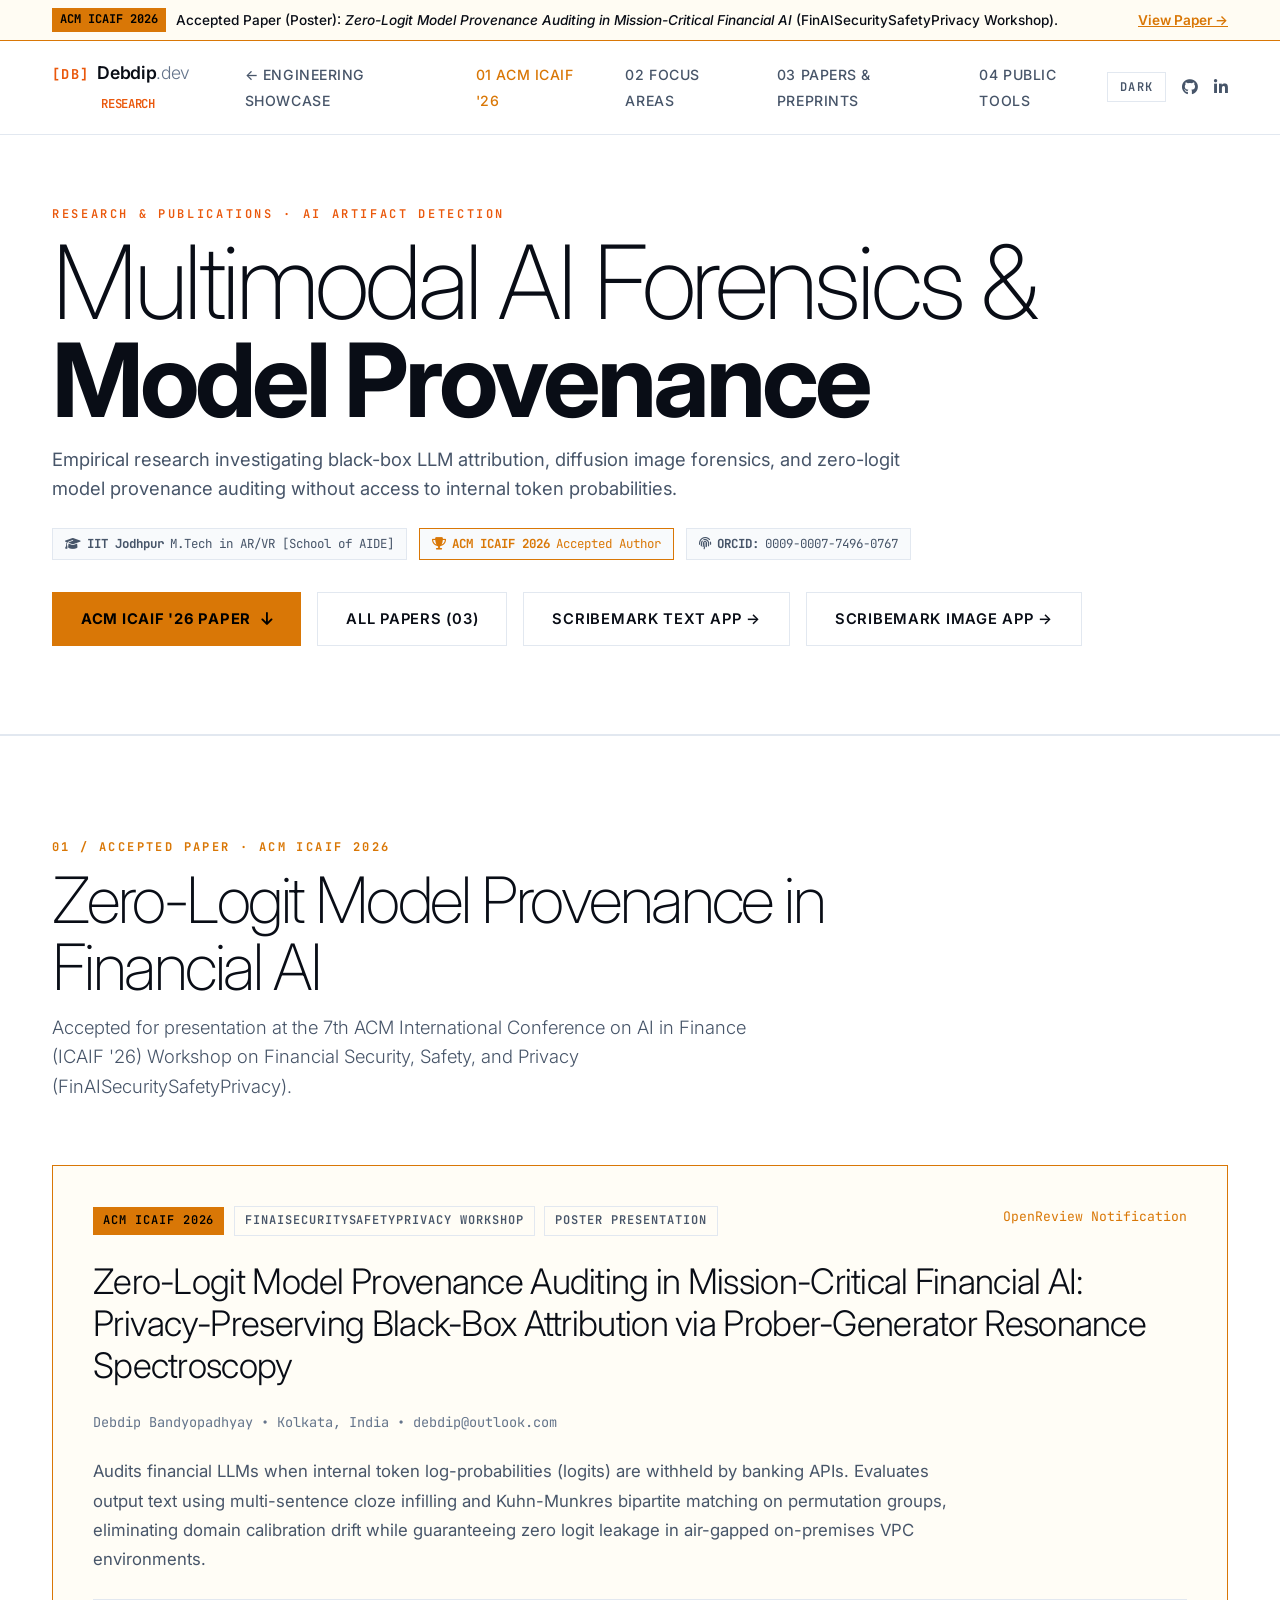
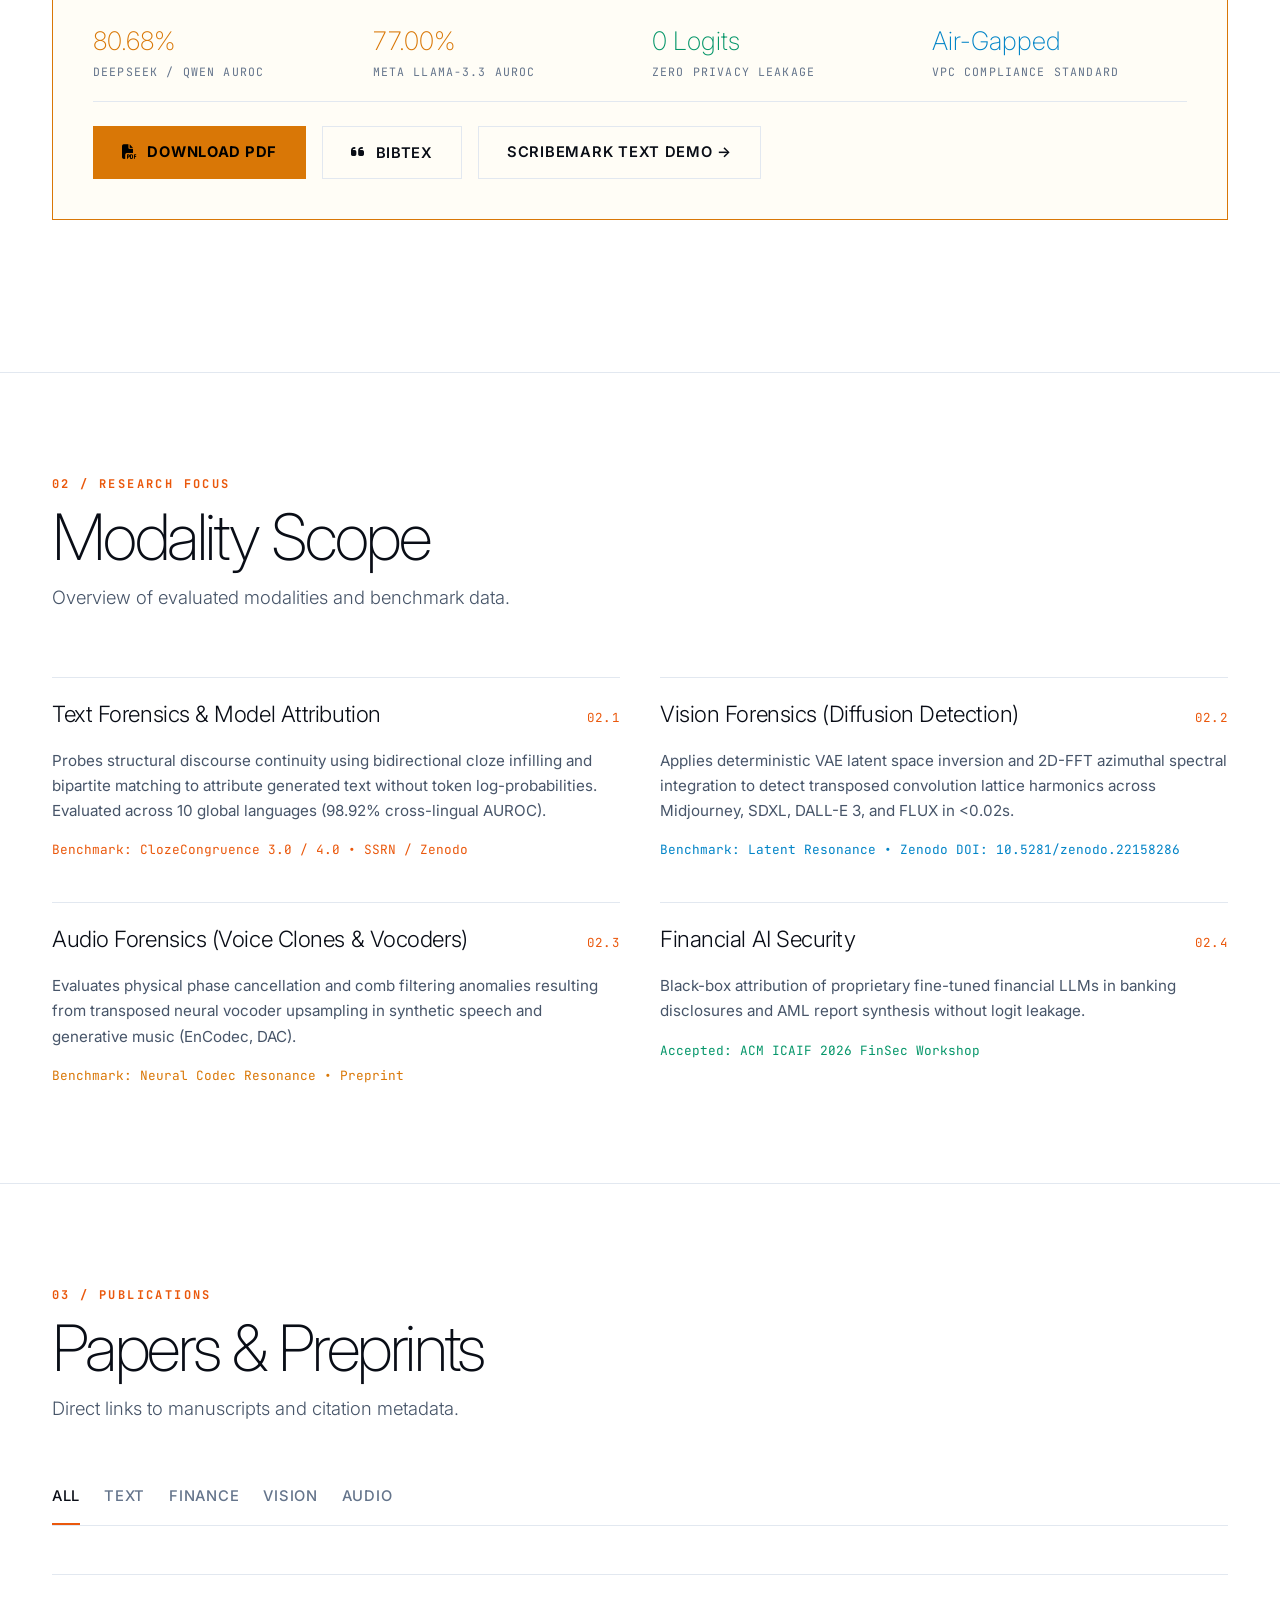
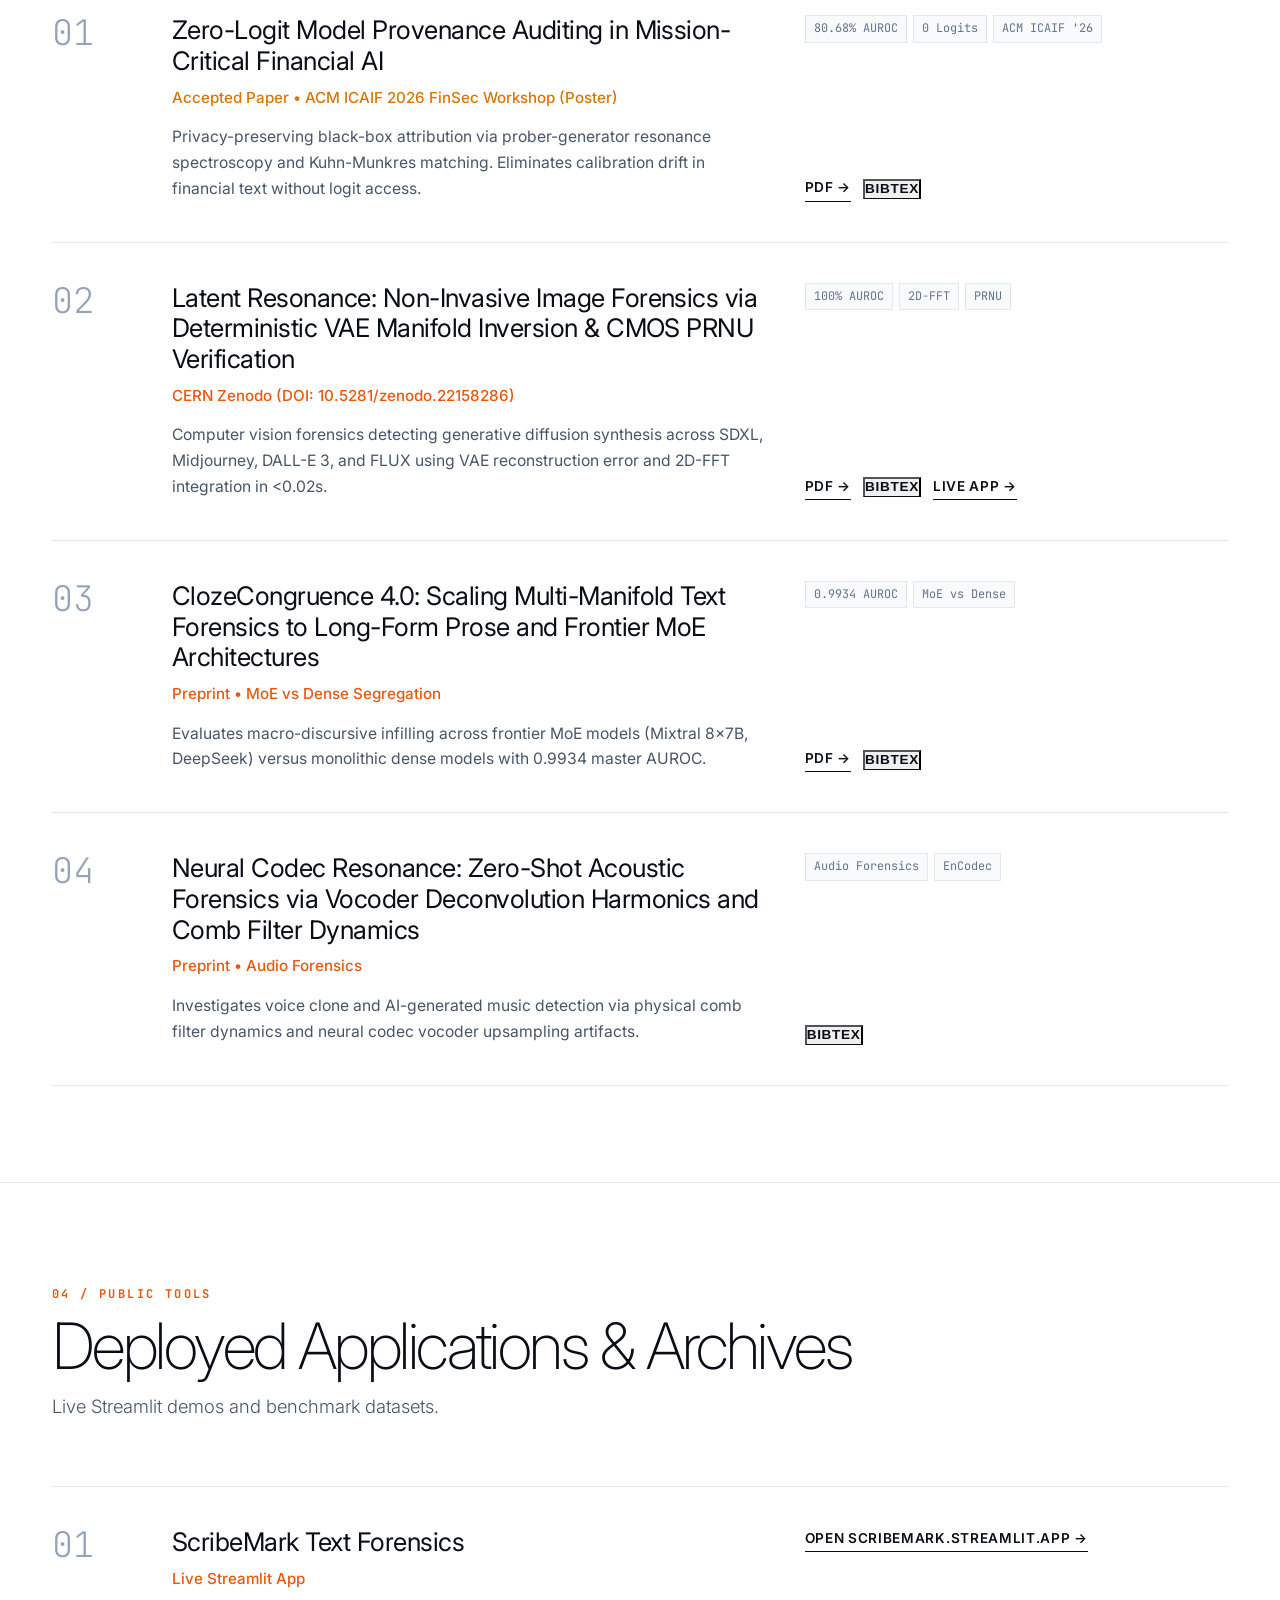
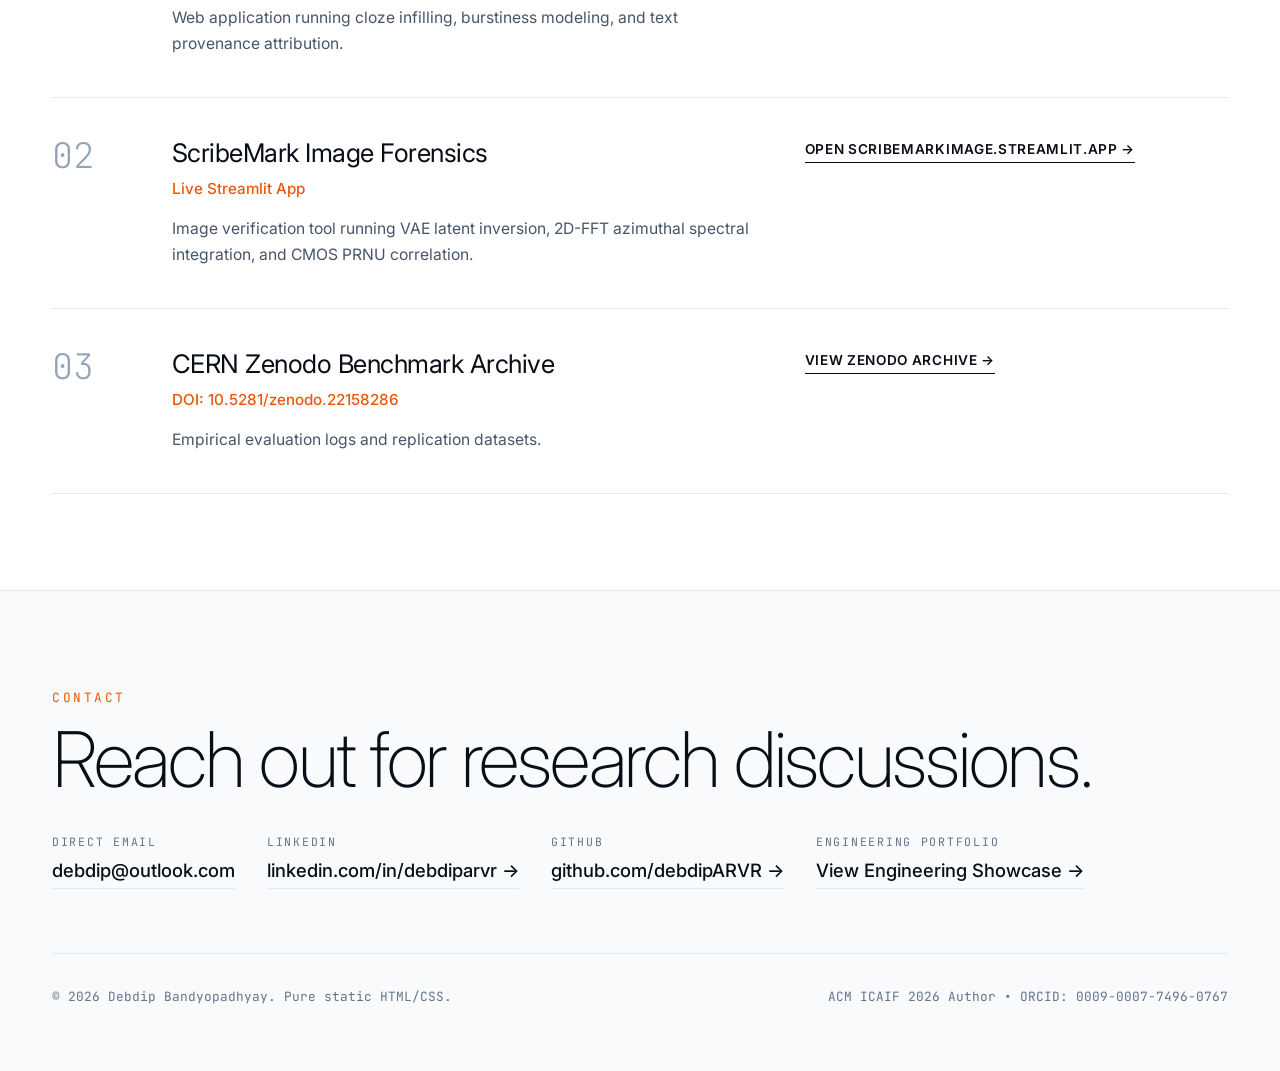
<file: portfolio/research.html>
<!DOCTYPE html>
<html lang="en" data-theme="dark">
<head>
    <meta charset="UTF-8">
    <meta name="viewport" content="width=device-width, initial-scale=1.0">
    
    <!-- Primary Meta Tags -->
    <title>Debdip Bandyopadhyay | Multimodal AI Forensics & Model Provenance Research</title>
    <meta name="title" content="Debdip Bandyopadhyay | Multimodal AI Forensics & Model Provenance Research">
    <meta name="description" content="AI research of Debdip Bandyopadhyay. Author of ACM ICAIF 2026 accepted paper on Financial AI Model Provenance; M.Tech in AR/VR from IIT Jodhpur.">
    <meta name="keywords" content="Debdip Bandyopadhyay, AI Forensics, Model Provenance, ACM ICAIF 2026, ClozeCongruence, Latent Resonance, Zero-Logit Auditing, IIT Jodhpur">
    <meta name="author" content="Debdip Bandyopadhyay">
    <meta name="robots" content="index, follow">
    <link rel="canonical" href="https://debdiparvr.github.io/Fun_projects/portfolio/research.html">

    <!-- Favicon -->
    <link rel="icon" type="image/svg+xml" href="data:image/svg+xml,<svg xmlns='http://www.w3.org/2000/svg' viewBox='0 0 100 100'><text y='.9em' font-size='90'>🔬</text></svg>">

    <!-- Fonts & Icons -->
    <link rel="preconnect" href="https://fonts.googleapis.com">
    <link rel="preconnect" href="https://fonts.gstatic.com" crossorigin>
    <link href="https://fonts.googleapis.com/css2?family=Inter:wght@200;300;400;500;600;700&family=JetBrains+Mono:wght@400;500;600;700&display=swap" rel="stylesheet">
    <link rel="stylesheet" href="https://cdnjs.cloudflare.com/ajax/libs/font-awesome/6.5.1/css/all.min.css">

    <!-- Stylesheet -->
    <link rel="stylesheet" href="style.css">

    <style>
        .research-pills-row {
            display: flex;
            gap: 0.75rem;
            flex-wrap: wrap;
            margin: 1.5rem 0 2rem;
        }
        .research-pill {
            font-family: var(--font-mono);
            font-size: 0.78rem;
            padding: 5px 12px;
            border: 1px solid var(--border-hairline);
            color: var(--text-secondary);
            background: var(--bg-surface);
            display: inline-flex;
            align-items: center;
            gap: 6px;
        }
        .bibtex-code-box {
            background: var(--bg-canvas);
            border: 1px solid var(--border-hairline);
            padding: 1.25rem;
            font-family: var(--font-mono);
            font-size: 0.82rem;
            color: var(--text-primary);
            overflow-x: auto;
            max-height: 340px;
            line-height: 1.5;
            user-select: all;
            margin: 1.25rem 0;
        }
    </style>
</head>
<body>

    <!-- Scroll Progress Bar -->
    <div id="scroll-progress" class="scroll-progress-bar" aria-hidden="true"></div>

    <!-- Announcement Bar -->
    <div class="navbar" style="border-bottom: 1px solid var(--accent-gold); background: rgba(251, 191, 36, 0.05); padding: 8px 0;">
        <div class="container" style="display: flex; justify-content: space-between; align-items: center; flex-wrap: wrap; gap: 10px;">
            <div style="display: flex; align-items: center; gap: 10px; font-size: 0.85rem;">
                <span class="mono" style="background: var(--accent-gold); color: #000; font-weight: 700; padding: 2px 8px; font-size: 0.75rem;">ACM ICAIF 2026</span>
                <span style="color: var(--text-primary); font-weight: 500;">
                    Accepted Paper (Poster): <em>Zero-Logit Model Provenance Auditing in Mission-Critical Financial AI</em> (FinAISecuritySafetyPrivacy Workshop).
                </span>
            </div>
            <a href="#accepted-paper" style="color: var(--accent-gold); font-size: 0.85rem; font-weight: 600; text-decoration: underline;">
                View Paper &rarr;
            </a>
        </div>
    </div>

    <!-- Navigation Header -->
    <header class="navbar" id="navbar">
        <div class="nav-container">
            <a href="index.html" class="nav-brand" aria-label="Debdip Bandyopadhyay">
                <span class="brand-badge">[DB]</span>
                <span class="brand-name">Debdip<span>.dev</span> <small class="mono" style="font-size:0.7em; color:var(--accent); margin-left:4px;">RESEARCH</small></span>
            </a>

            <!-- Desktop Nav Links -->
            <nav class="nav-menu" id="nav-menu" aria-label="Main Navigation">
                <ul class="nav-list">
                    <li><a href="index.html" class="nav-link">&larr; Engineering Showcase</a></li>
                    <li><a href="#accepted-paper" class="nav-link" style="color: var(--accent-gold);">01 ACM ICAIF '26</a></li>
                    <li><a href="#scope" class="nav-link">02 Focus Areas</a></li>
                    <li><a href="#papers" class="nav-link">03 Papers & Preprints</a></li>
                    <li><a href="#open-science" class="nav-link">04 Public Tools</a></li>
                </ul>
            </nav>

            <div class="nav-actions">
                <button id="theme-toggle" class="theme-toggle-btn" aria-label="Toggle theme" title="Toggle Theme (T)">
                    <span class="dark-icon">Light</span>
                    <span class="light-icon">Dark</span>
                </button>

                <a href="https://github.com/debdipARVR" target="_blank" rel="noopener noreferrer" class="header-social" aria-label="GitHub">
                    <i class="fa-brands fa-github"></i>
                </a>

                <a href="https://linkedin.com/in/debdiparvr" target="_blank" rel="noopener noreferrer" class="header-social" aria-label="LinkedIn">
                    <i class="fa-brands fa-linkedin-in"></i>
                </a>

                <button class="mobile-menu-btn" id="mobile-menu-btn" aria-label="Toggle mobile menu" aria-expanded="false">
                    <span class="bar"></span>
                    <span class="bar"></span>
                    <span class="bar"></span>
                </button>
            </div>
        </div>
    </header>

    <main>

        <!-- 1. HERO SECTION -->
        <section class="hero-section" style="padding-top: 4rem; padding-bottom: 4rem;">
            <div class="container">
                <span class="kicker">RESEARCH & PUBLICATIONS · AI ARTIFACT DETECTION</span>

                <h1 class="hero-title" style="margin-bottom: 0.8rem;">
                    Multimodal AI Forensics &<br><strong>Model Provenance</strong>
                </h1>

                <p style="font-size: 1.15rem; color: var(--text-secondary); max-width: 72ch; line-height: 1.6; margin: 1rem 0;">
                    Empirical research investigating black-box LLM attribution, diffusion image forensics, and zero-logit model provenance auditing without access to internal token probabilities.
                </p>

                <!-- Credentials Strip -->
                <div class="research-pills-row">
                    <span class="research-pill">
                        <i class="fa-solid fa-graduation-cap"></i> <strong>IIT Jodhpur</strong> M.Tech in AR/VR [School of AIDE]
                    </span>
                    <span class="research-pill" style="border-color: var(--accent-gold); color: var(--accent-gold);">
                        <i class="fa-solid fa-trophy"></i> <strong>ACM ICAIF 2026</strong> Accepted Author
                    </span>
                    <span class="research-pill">
                        <i class="fa-solid fa-fingerprint"></i> <strong>ORCID:</strong> 0009-0007-7496-0767
                    </span>
                </div>

                <div class="hero-cta-group">
                    <a href="#accepted-paper" class="btn btn-gold">
                        <span>ACM ICAIF '26 Paper</span>
                        <i class="fa-solid fa-arrow-down"></i>
                    </a>
                    <a href="#papers" class="btn btn-secondary">
                        <span>All Papers (03)</span>
                    </a>
                    <a href="https://scribemark.streamlit.app/" target="_blank" rel="noopener noreferrer" class="btn btn-secondary">
                        <span>ScribeMark Text App &rarr;</span>
                    </a>
                    <a href="https://scribemarkimage.streamlit.app/" target="_blank" rel="noopener noreferrer" class="btn btn-secondary">
                        <span>ScribeMark Image App &rarr;</span>
                    </a>
                </div>
            </div>
        </section>

        <!-- 2. ACCEPTED PAPER: ACM ICAIF 2026 -->
        <section id="accepted-paper" class="section">
            <div class="container">
                <div class="section-heading">
                    <span class="section-tag" style="color: var(--accent-gold);">01 / ACCEPTED PAPER · ACM ICAIF 2026</span>
                    <h2 class="section-title">Zero-Logit Model Provenance in Financial AI</h2>
                    <p class="section-subtitle">
                        Accepted for presentation at the 7th ACM International Conference on AI in Finance (ICAIF '26) Workshop on Financial Security, Safety, and Privacy (FinAISecuritySafetyPrivacy).
                    </p>
                </div>

                <div class="pub-featured-banner">
                    <div class="pub-header-row">
                        <div class="pub-badge-group">
                            <span class="pub-badge gold">ACM ICAIF 2026</span>
                            <span class="pub-badge outline">FinAISecuritySafetyPrivacy Workshop</span>
                            <span class="pub-badge outline">Poster Presentation</span>
                        </div>
                        <span class="mono" style="color: var(--accent-gold); font-size: 0.82rem;">OpenReview Notification</span>
                    </div>

                    <h3 class="pub-paper-title">
                        Zero-Logit Model Provenance Auditing in Mission-Critical Financial AI: Privacy-Preserving Black-Box Attribution via Prober-Generator Resonance Spectroscopy
                    </h3>

                    <div class="pub-authors">
                        Debdip Bandyopadhyay &bull; Kolkata, India &bull; debdip@outlook.com
                    </div>

                    <p class="pub-abstract-text">
                        Audits financial LLMs when internal token log-probabilities (logits) are withheld by banking APIs. Evaluates output text using multi-sentence cloze infilling and Kuhn-Munkres bipartite matching on permutation groups, eliminating domain calibration drift while guaranteeing zero logit leakage in air-gapped on-premises VPC environments.
                    </p>

                    <div class="pub-metrics-rail">
                        <div class="pub-metric">
                            <div class="pub-metric-val" style="color: var(--accent-gold);">80.68%</div>
                            <div class="pub-metric-lbl">DeepSeek / Qwen AUROC</div>
                        </div>
                        <div class="pub-metric">
                            <div class="pub-metric-val" style="color: var(--accent-gold);">77.00%</div>
                            <div class="pub-metric-lbl">Meta LLaMA-3.3 AUROC</div>
                        </div>
                        <div class="pub-metric">
                            <div class="pub-metric-val" style="color: var(--accent-emerald);">0 Logits</div>
                            <div class="pub-metric-lbl">Zero Privacy Leakage</div>
                        </div>
                        <div class="pub-metric">
                            <div class="pub-metric-val" style="color: var(--accent-cyan);">Air-Gapped</div>
                            <div class="pub-metric-lbl">VPC Compliance Standard</div>
                        </div>
                    </div>

                    <div class="pub-actions">
                        <a href="assets/papers/Debdip_ICAIF_2026_FinAI_Security.pdf" target="_blank" class="btn btn-gold">
                            <i class="fa-solid fa-file-pdf"></i> Download PDF
                        </a>
                        <button class="btn btn-secondary" onclick="openBibtexModal('icaif26')">
                            <i class="fa-solid fa-quote-left"></i> BibTeX
                        </button>
                        <a href="https://scribemark.streamlit.app/" target="_blank" class="btn btn-secondary">
                            <span>ScribeMark Text Demo &rarr;</span>
                        </a>
                    </div>
                </div>
            </div>
        </section>

        <!-- 3. FOCUS AREAS -->
        <section id="scope" class="section">
            <div class="container">
                <div class="section-heading">
                    <span class="section-tag">02 / RESEARCH FOCUS</span>
                    <h2 class="section-title">Modality Scope</h2>
                    <p class="section-subtitle">
                        Overview of evaluated modalities and benchmark data.
                    </p>
                </div>

                <div class="skills-metro-grid">
                    <div class="skill-category-block">
                        <div class="skill-category-header">
                            <h3 class="skill-category-title">Text Forensics & Model Attribution</h3>
                            <span class="skill-category-index">02.1</span>
                        </div>
                        <p style="font-size: 0.95rem; color: var(--text-secondary); line-height: 1.65; margin-bottom: 0.75rem;">
                            Probes structural discourse continuity using bidirectional cloze infilling and bipartite matching to attribute generated text without token log-probabilities. Evaluated across 10 global languages (98.92% cross-lingual AUROC).
                        </p>
                        <span class="mono" style="font-size: 0.8rem; color: var(--accent);">Benchmark: ClozeCongruence 3.0 / 4.0 &bull; SSRN / Zenodo</span>
                    </div>

                    <div class="skill-category-block">
                        <div class="skill-category-header">
                            <h3 class="skill-category-title">Vision Forensics (Diffusion Detection)</h3>
                            <span class="skill-category-index">02.2</span>
                        </div>
                        <p style="font-size: 0.95rem; color: var(--text-secondary); line-height: 1.65; margin-bottom: 0.75rem;">
                            Applies deterministic VAE latent space inversion and 2D-FFT azimuthal spectral integration to detect transposed convolution lattice harmonics across Midjourney, SDXL, DALL-E 3, and FLUX in &lt;0.02s.
                        </p>
                        <span class="mono" style="font-size: 0.8rem; color: var(--accent-cyan);">Benchmark: Latent Resonance &bull; Zenodo DOI: 10.5281/zenodo.22158286</span>
                    </div>

                    <div class="skill-category-block">
                        <div class="skill-category-header">
                            <h3 class="skill-category-title">Audio Forensics (Voice Clones & Vocoders)</h3>
                            <span class="skill-category-index">02.3</span>
                        </div>
                        <p style="font-size: 0.95rem; color: var(--text-secondary); line-height: 1.65; margin-bottom: 0.75rem;">
                            Evaluates physical phase cancellation and comb filtering anomalies resulting from transposed neural vocoder upsampling in synthetic speech and generative music (EnCodec, DAC).
                        </p>
                        <span class="mono" style="font-size: 0.8rem; color: var(--accent-gold);">Benchmark: Neural Codec Resonance &bull; Preprint</span>
                    </div>

                    <div class="skill-category-block">
                        <div class="skill-category-header">
                            <h3 class="skill-category-title">Financial AI Security</h3>
                            <span class="skill-category-index">02.4</span>
                        </div>
                        <p style="font-size: 0.95rem; color: var(--text-secondary); line-height: 1.65; margin-bottom: 0.75rem;">
                            Black-box attribution of proprietary fine-tuned financial LLMs in banking disclosures and AML report synthesis without logit leakage.
                        </p>
                        <span class="mono" style="font-size: 0.8rem; color: var(--accent-emerald);">Accepted: ACM ICAIF 2026 FinSec Workshop</span>
                    </div>
                </div>
            </div>
        </section>

        <!-- 4. PAPERS -->
        <section id="papers" class="section">
            <div class="container">
                <div class="section-heading">
                    <span class="section-tag">03 / PUBLICATIONS</span>
                    <h2 class="section-title">Papers & Preprints</h2>
                    <p class="section-subtitle">
                        Direct links to manuscripts and citation metadata.
                    </p>
                </div>

                <div class="filter-bar">
                    <button class="filter-btn active" data-filter="all">All</button>
                    <button class="filter-btn" data-filter="text">Text</button>
                    <button class="filter-btn" data-filter="finance">Finance</button>
                    <button class="filter-btn" data-filter="vision">Vision</button>
                    <button class="filter-btn" data-filter="audio">Audio</button>
                </div>

                <div class="projects-editorial-list" id="papers-container">

                    <div class="project-entry paper-item" data-category="finance text" id="icaif2026">
                        <div class="project-num">01</div>
                        <div class="project-main">
                            <h3 class="project-title">Zero-Logit Model Provenance Auditing in Mission-Critical Financial AI</h3>
                            <div class="project-tagline" style="color: var(--accent-gold);">Accepted Paper &bull; ACM ICAIF 2026 FinSec Workshop (Poster)</div>
                            <p class="project-desc">
                                Privacy-preserving black-box attribution via prober-generator resonance spectroscopy and Kuhn-Munkres matching. Eliminates calibration drift in financial text without logit access.
                            </p>
                        </div>
                        <div class="project-meta-col">
                            <div class="project-tech-chips">
                                <span class="tech-chip">80.68% AUROC</span>
                                <span class="tech-chip">0 Logits</span>
                                <span class="tech-chip">ACM ICAIF '26</span>
                            </div>
                            <div class="project-actions">
                                <a href="assets/papers/Debdip_ICAIF_2026_FinAI_Security.pdf" target="_blank" class="link-btn">PDF &rarr;</a>
                                <button class="link-btn" onclick="openBibtexModal('icaif26')">BibTeX</button>
                            </div>
                        </div>
                    </div>

                    <div class="project-entry paper-item" data-category="vision">
                        <div class="project-num">02</div>
                        <div class="project-main">
                            <h3 class="project-title">Latent Resonance: Non-Invasive Image Forensics via Deterministic VAE Manifold Inversion & CMOS PRNU Verification</h3>
                            <div class="project-tagline">CERN Zenodo (DOI: 10.5281/zenodo.22158286)</div>
                            <p class="project-desc">
                                Computer vision forensics detecting generative diffusion synthesis across SDXL, Midjourney, DALL-E 3, and FLUX using VAE reconstruction error and 2D-FFT integration in &lt;0.02s.
                            </p>
                        </div>
                        <div class="project-meta-col">
                            <div class="project-tech-chips">
                                <span class="tech-chip">100% AUROC</span>
                                <span class="tech-chip">2D-FFT</span>
                                <span class="tech-chip">PRNU</span>
                            </div>
                            <div class="project-actions">
                                <a href="assets/papers/Debdip_LatentResonance_Image_Forensics.pdf" target="_blank" class="link-btn">PDF &rarr;</a>
                                <button class="link-btn" onclick="openBibtexModal('latent_resonance')">BibTeX</button>
                                <a href="https://scribemarkimage.streamlit.app/" target="_blank" rel="noopener noreferrer" class="link-btn">Live App &rarr;</a>
                            </div>
                        </div>
                    </div>

                    <div class="project-entry paper-item" data-category="text">
                        <div class="project-num">03</div>
                        <div class="project-main">
                            <h3 class="project-title">ClozeCongruence 4.0: Scaling Multi-Manifold Text Forensics to Long-Form Prose and Frontier MoE Architectures</h3>
                            <div class="project-tagline">Preprint &bull; MoE vs Dense Segregation</div>
                            <p class="project-desc">
                                Evaluates macro-discursive infilling across frontier MoE models (Mixtral 8x7B, DeepSeek) versus monolithic dense models with 0.9934 master AUROC.
                            </p>
                        </div>
                        <div class="project-meta-col">
                            <div class="project-tech-chips">
                                <span class="tech-chip">0.9934 AUROC</span>
                                <span class="tech-chip">MoE vs Dense</span>
                            </div>
                            <div class="project-actions">
                                <a href="assets/papers/Debdip_ClozeCongruence_4.0_Unified_Flagship.pdf" target="_blank" class="link-btn">PDF &rarr;</a>
                                <button class="link-btn" onclick="openBibtexModal('cloze4_flagship')">BibTeX</button>
                            </div>
                        </div>
                    </div>

                    <div class="project-entry paper-item" data-category="audio">
                        <div class="project-num">04</div>
                        <div class="project-main">
                            <h3 class="project-title">Neural Codec Resonance: Zero-Shot Acoustic Forensics via Vocoder Deconvolution Harmonics and Comb Filter Dynamics</h3>
                            <div class="project-tagline">Preprint &bull; Audio Forensics</div>
                            <p class="project-desc">
                                Investigates voice clone and AI-generated music detection via physical comb filter dynamics and neural codec vocoder upsampling artifacts.
                            </p>
                        </div>
                        <div class="project-meta-col">
                            <div class="project-tech-chips">
                                <span class="tech-chip">Audio Forensics</span>
                                <span class="tech-chip">EnCodec</span>
                            </div>
                            <div class="project-actions">
                                <button class="link-btn" onclick="openBibtexModal('audio_forensics')">BibTeX</button>
                            </div>
                        </div>
                    </div>

                </div>
            </div>
        </section>

        <!-- 5. PUBLIC TOOLS -->
        <section id="open-science" class="section">
            <div class="container">
                <div class="section-heading">
                    <span class="section-tag">04 / PUBLIC TOOLS</span>
                    <h2 class="section-title">Deployed Applications & Archives</h2>
                    <p class="section-subtitle">
                        Live Streamlit demos and benchmark datasets.
                    </p>
                </div>

                <div class="projects-editorial-list">
                    <div class="project-entry">
                        <div class="project-num">01</div>
                        <div class="project-main">
                            <h3 class="project-title">ScribeMark Text Forensics</h3>
                            <div class="project-tagline">Live Streamlit App</div>
                            <p class="project-desc">Web application running cloze infilling, burstiness modeling, and text provenance attribution.</p>
                        </div>
                        <div class="project-meta-col">
                            <div class="project-actions">
                                <a href="https://scribemark.streamlit.app/" target="_blank" rel="noopener noreferrer" class="link-btn">Open scribemark.streamlit.app &rarr;</a>
                            </div>
                        </div>
                    </div>

                    <div class="project-entry">
                        <div class="project-num">02</div>
                        <div class="project-main">
                            <h3 class="project-title">ScribeMark Image Forensics</h3>
                            <div class="project-tagline">Live Streamlit App</div>
                            <p class="project-desc">Image verification tool running VAE latent inversion, 2D-FFT azimuthal spectral integration, and CMOS PRNU correlation.</p>
                        </div>
                        <div class="project-meta-col">
                            <div class="project-actions">
                                <a href="https://scribemarkimage.streamlit.app/" target="_blank" rel="noopener noreferrer" class="link-btn">Open scribemarkimage.streamlit.app &rarr;</a>
                            </div>
                        </div>
                    </div>

                    <div class="project-entry">
                        <div class="project-num">03</div>
                        <div class="project-main">
                            <h3 class="project-title">CERN Zenodo Benchmark Archive</h3>
                            <div class="project-tagline">DOI: 10.5281/zenodo.22158286</div>
                            <p class="project-desc">Empirical evaluation logs and replication datasets.</p>
                        </div>
                        <div class="project-meta-col">
                            <div class="project-actions">
                                <a href="https://doi.org/10.5281/zenodo.22158286" target="_blank" rel="noopener noreferrer" class="link-btn">View Zenodo Archive &rarr;</a>
                            </div>
                        </div>
                    </div>
                </div>
            </div>
        </section>

        <!-- 6. FOOTER -->
        <footer id="contact" class="footer-section">
            <div class="container">
                <div class="footer-big-contact">
                    <div class="footer-kicker">CONTACT</div>
                    <h2 class="footer-heading">Reach out for research discussions.</h2>

                    <div class="footer-contact-links">
                        <div class="footer-reach-item">
                            <span class="reach-label">Direct Email</span>
                            <a href="mailto:debdip@outlook.com" class="reach-val">debdip@outlook.com</a>
                        </div>
                        <div class="footer-reach-item">
                            <span class="reach-label">LinkedIn</span>
                            <a href="https://linkedin.com/in/debdiparvr" target="_blank" rel="noopener noreferrer" class="reach-val">linkedin.com/in/debdiparvr &rarr;</a>
                        </div>
                        <div class="footer-reach-item">
                            <span class="reach-label">GitHub</span>
                            <a href="https://github.com/debdipARVR" target="_blank" rel="noopener noreferrer" class="reach-val">github.com/debdipARVR &rarr;</a>
                        </div>
                        <div class="footer-reach-item">
                            <span class="reach-label">Engineering Portfolio</span>
                            <a href="index.html" class="reach-val">View Engineering Showcase &rarr;</a>
                        </div>
                    </div>
                </div>

                <div class="footer-bottom-bar">
                    <div>&copy; <span id="current-year">2026</span> Debdip Bandyopadhyay. Pure static HTML/CSS.</div>
                    <div>ACM ICAIF 2026 Author &bull; ORCID: 0009-0007-7496-0767</div>
                </div>
            </div>
        </footer>

    </main>

    <!-- BIBTEX MODAL -->
    <div id="bibtex-modal" class="modal-overlay" aria-hidden="true" role="dialog">
        <div class="modal-container">
            <button class="modal-close-btn" onclick="closeBibtexModal()" aria-label="Close modal">&times;</button>
            <h3 style="font-size: 1.25rem; font-weight: 500; color: var(--text-primary); margin-bottom: 0.5rem;">BibTeX Citation</h3>
            <pre class="bibtex-code-box" id="bibtex-code"></pre>
            <div style="display: flex; justify-content: flex-end; gap: 10px;">
                <button class="btn btn-primary" onclick="copyBibtexCitation()">
                    <i class="fa-regular fa-copy"></i> <span id="copy-btn-text">Copy Citation</span>
                </button>
                <button class="btn btn-secondary" onclick="closeBibtexModal()">Close</button>
            </div>
        </div>
    </div>

    <!-- Toast Notification Element -->
    <div id="toast" class="toast" role="status" aria-live="polite"></div>

    <script src="script.js"></script>
    <script>
        const bibtexEntries = {
            icaif26: `@inproceedings{bandyopadhyay2026zerologit,
  author    = {Bandyopadhyay, Debdip},
  title     = {Zero-Logit Model Provenance Auditing in Mission-Critical Financial AI: Privacy-Preserving Black-Box Attribution via Prober-Generator Resonance Spectroscopy},
  booktitle = {Proceedings of the 7th ACM International Conference on AI in Finance (ICAIF '26), Workshop on Financial Security, Safety, and Privacy (FinAISecuritySafetyPrivacy)},
  year      = {2026},
  publisher = {Association for Computing Machinery},
  address   = {New York, NY, USA}
}`,
            cloze4_flagship: `@article{bandyopadhyay2026cloze4unified,
  author    = {Bandyopadhyay, Debdip},
  title     = {ClozeCongruence 4.0: Scaling Multi-Manifold Text Forensics to Long-Form Prose, Frontier MoE Architectures, and Adversarial Paraphrase Horizons},
  journal   = {Preprint},
  year      = {2026}
}`,
            latent_resonance: `@article{bandyopadhyay2026latentresonance,
  author    = {Bandyopadhyay, Debdip},
  title     = {Latent Resonance: Non-Invasive Image Forensics via Deterministic Variational Autoencoder Manifold Inversion, Azimuthal Deconvolution Harmonics, and Silicon Photodiode PRNU Verification},
  journal   = {Preprint},
  year      = {2026},
  doi       = {10.5281/zenodo.22158286}
}`,
            audio_forensics: `@article{bandyopadhyay2026neuralcodecaudio,
  author    = {Bandyopadhyay, Debdip},
  title     = {Neural Codec Resonance: Zero-Shot Acoustic Forensics via Vocoder Deconvolution Harmonics and Comb Filter Dynamics},
  journal   = {Preprint},
  year      = {2026}
}`
        };

        function openBibtexModal(key) {
            const modal = document.getElementById('bibtex-modal');
            const codeBox = document.getElementById('bibtex-code');
            const copyBtnText = document.getElementById('copy-btn-text');
            if (bibtexEntries[key]) {
                codeBox.textContent = bibtexEntries[key];
                copyBtnText.textContent = 'Copy Citation';
                modal.classList.add('active');
            }
        }

        function closeBibtexModal() {
            document.getElementById('bibtex-modal').classList.remove('active');
        }

        function copyBibtexCitation() {
            const text = document.getElementById('bibtex-code').textContent;
            navigator.clipboard.writeText(text).then(() => {
                const btn = document.getElementById('copy-btn-text');
                btn.textContent = 'Copied!';
                if (typeof showToast === 'function') {
                    showToast('BibTeX copied to clipboard');
                }
                setTimeout(() => {
                    closeBibtexModal();
                }, 1000);
            });
        }

        window.addEventListener('keydown', (e) => {
            if (e.key === 'Escape') closeBibtexModal();
        });
        document.getElementById('bibtex-modal').addEventListener('click', (e) => {
            if (e.target.id === 'bibtex-modal') closeBibtexModal();
        });
    </script>
</body>
</html>
</file>
<file: portfolio/style.css>
/* ==========================================================================
   DEBDIP BANDYOPADHYAY — MICROSOFT METRO / ZUNE DESIGN SYSTEM
   "Clean, Light, Open, Fast. Typography as Interface. Content, Not Chrome."
   ========================================================================== */

/* 1. CSS VARIABLES & THEME TOKENS */
:root {
    /* Typographic Stacks */
    --font-metro: 'Segoe UI', -apple-system, BlinkMacSystemFont, 'Inter', 'Plus Jakarta Sans', system-ui, sans-serif;
    --font-mono: 'JetBrains Mono', 'Consolas', 'SF Mono', monospace;

    /* Typographic Fluid Scales */
    --text-hero: clamp(3.2rem, 8vw, 6.5rem);
    --text-section-title: clamp(2.4rem, 5vw, 4.2rem);
    --text-lead: clamp(1.2rem, 2.2vw, 1.75rem);
    --text-subhead: clamp(1.1rem, 1.8vw, 1.35rem);
    --text-body: 1.05rem;
    --text-meta: 0.88rem;
    --text-kicker: 0.75rem;

    /* Transitions — Restrained, Snappy, Functional */
    --trans-fast: 0.15s cubic-bezier(0.16, 1, 0.3, 1);
    --trans-normal: 0.25s cubic-bezier(0.16, 1, 0.3, 1);

    /* Geometric Radii — Metro favors sharp authentic digital boundaries */
    --radius-none: 0px;
    --radius-sm: 2px;
    --radius-md: 4px;
    --radius-pill: 9999px;
}

/* Dark Theme (Zune Obsidian Default) */
[data-theme="dark"], :root {
    --bg-canvas: #07090e;
    --bg-surface: #0d1118;
    --bg-surface-hover: #141b24;
    --bg-inset: #0a0d14;

    --border-hairline: rgba(255, 255, 255, 0.12);
    --border-subtle: rgba(255, 255, 255, 0.06);
    --border-focus: #ffffff;

    --text-primary: #ffffff;
    --text-secondary: #a1a1aa;
    --text-muted: #71717a;
    --text-dim: #3f3f46;

    /* Zune & Metro Vibrant Accent Palette */
    --accent: #ff5500;           /* Iconic Zune Orange */
    --accent-hover: #ff7733;
    --accent-cyan: #00bcf2;      /* Metro Azure Cyan */
    --accent-emerald: #10b981;   /* Active / Verification Green */
    --accent-gold: #fbbf24;      /* ACM ICAIF '26 Milestone Gold */
    --accent-purple: #c084fc;

    --badge-bg: rgba(255, 255, 255, 0.05);
    --badge-border: rgba(255, 255, 255, 0.12);
}

/* Light Theme (Swiss Paper High-Contrast) */
[data-theme="light"] {
    --bg-canvas: #ffffff;
    --bg-surface: #f8fafc;
    --bg-surface-hover: #f1f5f9;
    --bg-inset: #f1f5f9;

    --border-hairline: #e2e8f0;
    --border-subtle: #edf2f7;
    --border-focus: #090d16;

    --text-primary: #090d16;
    --text-secondary: #475569;
    --text-muted: #64748b;
    --text-dim: #94a3b8;

    --accent: #ea580c;
    --accent-hover: #c2410c;
    --accent-cyan: #0284c7;
    --accent-emerald: #059669;
    --accent-gold: #d97706;
    --accent-purple: #9333ea;

    --badge-bg: #f1f5f9;
    --badge-border: #e2e8f0;
}

/* 2. BASE RESETS & SWISS TYPOGRAPHIC LAYOUT */
* {
    box-sizing: border-box;
    margin: 0;
    padding: 0;
}

html {
    scroll-behavior: smooth;
    scroll-padding-top: 80px;
    font-size: 16px;
    background-color: var(--bg-canvas);
}

body {
    background-color: var(--bg-canvas);
    color: var(--text-primary);
    font-family: var(--font-metro);
    line-height: 1.65;
    -webkit-font-smoothing: antialiased;
    -moz-osx-font-smoothing: grayscale;
    overflow-x: hidden;
    transition: background-color var(--trans-normal), color var(--trans-normal);
}

::selection {
    background-color: var(--accent);
    color: #ffffff;
}

/* Custom Minimalist Scrollbar */
::-webkit-scrollbar {
    width: 6px;
}
::-webkit-scrollbar-track {
    background: var(--bg-canvas);
}
::-webkit-scrollbar-thumb {
    background: var(--border-hairline);
    border-radius: var(--radius-none);
}
::-webkit-scrollbar-thumb:hover {
    background: var(--accent);
}

/* Scroll Progress Bar */
.scroll-progress-bar {
    position: fixed;
    top: 0;
    left: 0;
    height: 3px;
    width: 0%;
    background: var(--accent);
    z-index: 2000;
    transition: width 0.08s ease-out;
}

/* Particle Canvas disabled for Metro Fierce Reduction (Clean, zero battery drain) */
.particle-canvas {
    display: none !important;
}

/* Container */
.container {
    max-width: 1240px;
    margin: 0 auto;
    padding: 0 2rem;
    position: relative;
    z-index: 1;
}

/* 3. ZUNE TYPOGRAPHY & EDITORIAL ELEMENTS */
h1, h2, h3, h4, h5, h6 {
    color: var(--text-primary);
    font-family: var(--font-metro);
    font-weight: 300;
    line-height: 1.1;
    letter-spacing: -0.03em;
}

a {
    color: inherit;
    text-decoration: none;
    transition: color var(--trans-fast);
}

code, .mono {
    font-family: var(--font-mono);
    font-feature-settings: "cv02", "zero", "ss01";
}

/* Kicker tags (01 / IDENTITY, 02 / WORK) */
.kicker {
    font-family: var(--font-mono);
    font-size: var(--text-kicker);
    letter-spacing: 0.22em;
    text-transform: uppercase;
    color: var(--accent);
    font-weight: 600;
    display: inline-block;
    margin-bottom: 0.6rem;
}

.kicker-gold {
    color: var(--accent-gold);
}

.kicker-cyan {
    color: var(--accent-cyan);
}

/* Section Architecture */
.section {
    padding: 6rem 0;
    position: relative;
    border-top: 1px solid var(--border-hairline);
}

.section-heading {
    margin-bottom: 4rem;
    max-width: 900px;
}

.section-tag {
    font-family: var(--font-mono);
    font-size: 0.75rem;
    text-transform: uppercase;
    letter-spacing: 0.2em;
    color: var(--accent);
    font-weight: 700;
    display: inline-block;
    margin-bottom: 0.5rem;
}

.section-title {
    font-size: var(--text-section-title);
    font-weight: 200;
    letter-spacing: -0.04em;
    line-height: 1.05;
    margin-bottom: 0.8rem;
    text-transform: none;
}

.section-subtitle {
    font-size: 1.15rem;
    color: var(--text-secondary);
    font-weight: 300;
    line-height: 1.6;
    max-width: 68ch;
}

/* 4. METRO NAVIGATION (Content & Typography as Interface) */
.navbar {
    position: sticky;
    top: 0;
    left: 0;
    width: 100%;
    background-color: var(--bg-canvas);
    border-bottom: 1px solid var(--border-hairline);
    z-index: 1000;
    transition: border-color var(--trans-normal);
}

.navbar.scrolled {
    background-color: var(--bg-canvas);
    border-bottom: 1px solid var(--border-hairline);
}

.nav-container {
    max-width: 1240px;
    margin: 0 auto;
    padding: 1.1rem 2rem;
    display: flex;
    align-items: center;
    justify-content: space-between;
}

.nav-brand {
    display: flex;
    align-items: baseline;
    gap: 0.5rem;
}

.brand-badge {
    font-family: var(--font-mono);
    font-size: 0.85rem;
    font-weight: 700;
    color: var(--accent);
    letter-spacing: 0.1em;
}

.brand-name {
    font-size: 1.1rem;
    font-weight: 600;
    letter-spacing: -0.02em;
    color: var(--text-primary);
}

.brand-name span {
    font-weight: 300;
    color: var(--text-muted);
}

.nav-menu {
    display: flex;
    align-items: center;
}

.nav-list {
    display: flex;
    list-style: none;
    gap: 1.75rem;
    align-items: center;
}

.nav-link {
    font-size: 0.88rem;
    font-weight: 500;
    color: var(--text-secondary);
    letter-spacing: 0.04em;
    text-transform: uppercase;
    transition: color var(--trans-fast);
    position: relative;
    padding-bottom: 2px;
}

.nav-link:hover, .nav-link.active {
    color: var(--text-primary);
}

.nav-link.active::after {
    content: '';
    position: absolute;
    bottom: -4px;
    left: 0;
    width: 100%;
    height: 2px;
    background: var(--accent);
}

.nav-actions {
    display: flex;
    align-items: center;
    gap: 1rem;
}

.theme-toggle-btn {
    background: transparent;
    border: 1px solid var(--border-hairline);
    color: var(--text-secondary);
    padding: 6px 12px;
    font-family: var(--font-mono);
    font-size: 0.75rem;
    font-weight: 600;
    letter-spacing: 0.1em;
    cursor: pointer;
    text-transform: uppercase;
    transition: all var(--trans-fast);
}

.theme-toggle-btn:hover {
    color: var(--text-primary);
    border-color: var(--text-primary);
}

[data-theme="dark"] .light-icon { display: none; }
[data-theme="dark"] .dark-icon { display: inline-block; }
[data-theme="light"] .dark-icon { display: none; }
[data-theme="light"] .light-icon { display: inline-block; }

.header-social {
    color: var(--text-secondary);
    font-size: 1rem;
    transition: color var(--trans-fast);
}

.header-social:hover {
    color: var(--text-primary);
}

.mobile-menu-btn {
    display: none;
    background: none;
    border: none;
    cursor: pointer;
    padding: 6px;
    flex-direction: column;
    gap: 5px;
}

.mobile-menu-btn .bar {
    width: 22px;
    height: 2px;
    background-color: var(--text-primary);
    transition: all var(--trans-fast);
}

/* 5. ZUNE HERO SECTION (Oversized Typography & Geometric Split) */
.hero-section {
    padding: 5rem 0 6rem;
    position: relative;
    border-bottom: 1px solid var(--border-hairline);
}

/* Remove decorative glow blobs */
.hero-glow-blob {
    display: none !important;
}

.hero-container {
    display: grid;
    grid-template-columns: 1.25fr 0.75fr;
    gap: 4rem;
    align-items: start;
}

.hero-content {
    display: flex;
    flex-direction: column;
}

/* Zune Milestone Bar */
.zune-milestone-bar {
    display: inline-flex;
    align-items: center;
    gap: 0.75rem;
    padding: 6px 14px;
    border: 1px solid var(--accent-gold);
    background: rgba(251, 191, 36, 0.06);
    margin-bottom: 1.5rem;
    width: fit-content;
}

.zune-milestone-bar .indicator {
    width: 8px;
    height: 8px;
    background: var(--accent-gold);
}

.zune-milestone-bar .milestone-text {
    font-size: 0.85rem;
    font-weight: 600;
    color: var(--accent-gold);
    letter-spacing: 0.02em;
}

.zune-milestone-bar a {
    color: var(--text-primary);
    text-decoration: underline;
    font-size: 0.85rem;
    font-weight: 500;
}

.hero-title {
    font-size: var(--text-hero);
    font-weight: 200;
    line-height: 0.95;
    letter-spacing: -0.04em;
    margin-bottom: 1.2rem;
    text-transform: none;
    color: var(--text-primary);
}

.hero-title strong {
    font-weight: 700;
}

.hero-subtitle {
    font-size: var(--text-lead);
    font-weight: 300;
    color: var(--text-secondary);
    line-height: 1.35;
    margin-bottom: 1.5rem;
    letter-spacing: -0.02em;
}

.hero-subtitle .accent-tag {
    color: var(--accent);
    font-weight: 600;
}

.hero-quote-block {
    border-left: 2px solid var(--accent);
    padding-left: 1.25rem;
    margin: 1.5rem 0 2rem;
}

.hero-quote-block p {
    font-size: 1.05rem;
    font-weight: 300;
    line-height: 1.7;
    color: var(--text-secondary);
}

.hero-quote-block p strong {
    color: var(--text-primary);
    font-weight: 600;
}

/* Swiss Metrics Rail */
.swiss-metrics-rail {
    display: grid;
    grid-template-columns: repeat(4, 1fr);
    gap: 1.5rem;
    border-top: 1px solid var(--border-hairline);
    border-bottom: 1px solid var(--border-hairline);
    padding: 1.5rem 0;
    margin-bottom: 2.5rem;
}

.metric-item {
    display: flex;
    flex-direction: column;
}

.metric-value {
    font-size: 1.8rem;
    font-weight: 200;
    color: var(--text-primary);
    line-height: 1.1;
    letter-spacing: -0.03em;
}

.metric-value span {
    font-size: 1rem;
    font-weight: 400;
    color: var(--accent);
}

.metric-label {
    font-family: var(--font-mono);
    font-size: 0.72rem;
    letter-spacing: 0.12em;
    text-transform: uppercase;
    color: var(--text-muted);
    margin-top: 0.25rem;
}

/* Zune Action Links (Typographic buttons, no rounded bubbles) */
.hero-cta-group {
    display: flex;
    flex-wrap: wrap;
    gap: 1rem;
    align-items: center;
    margin-bottom: 1.5rem;
}

.btn {
    display: inline-flex;
    align-items: center;
    justify-content: center;
    gap: 0.6rem;
    font-family: var(--font-metro);
    font-size: 0.92rem;
    font-weight: 600;
    letter-spacing: 0.05em;
    text-transform: uppercase;
    padding: 0.85rem 1.75rem;
    border: 1px solid transparent;
    cursor: pointer;
    transition: all var(--trans-fast);
    text-decoration: none;
    border-radius: var(--radius-none);
}

.btn-primary {
    background: var(--accent);
    color: #ffffff;
    border-color: var(--accent);
}

.btn-primary:hover {
    background: var(--accent-hover);
    border-color: var(--accent-hover);
    transform: translateY(-1px);
}

.btn-secondary {
    background: transparent;
    color: var(--text-primary);
    border: 1px solid var(--border-hairline);
}

.btn-secondary:hover {
    border-color: var(--text-primary);
    background: var(--bg-surface);
}

.btn-gold {
    background: var(--accent-gold);
    color: #000000;
    border-color: var(--accent-gold);
    font-weight: 700;
}

.btn-gold:hover {
    background: #f59e0b;
    border-color: #f59e0b;
}

.btn-sm {
    padding: 0.45rem 0.9rem;
    font-size: 0.78rem;
    font-family: var(--font-mono);
}

/* Live Apps Strip */
.hero-apps-strip {
    display: flex;
    gap: 0.75rem;
    flex-wrap: wrap;
    margin-top: 0.5rem;
}

.app-pill-link {
    display: inline-flex;
    align-items: center;
    gap: 0.5rem;
    padding: 6px 12px;
    border: 1px solid var(--border-hairline);
    font-family: var(--font-mono);
    font-size: 0.78rem;
    color: var(--text-secondary);
    transition: all var(--trans-fast);
}

.app-pill-link:hover {
    border-color: var(--accent-cyan);
    color: var(--accent-cyan);
}

/* HERO RIGHT: Profile Portrait & Clean Meta Box */
.hero-visual {
    position: sticky;
    top: 100px;
}

.zune-profile-card {
    border: 1px solid var(--border-hairline);
    background: var(--bg-surface);
    padding: 1.5rem;
    display: flex;
    flex-direction: column;
    gap: 1.25rem;
}

.profile-image-frame {
    width: 100%;
    aspect-ratio: 1 / 1;
    overflow: hidden;
    border: 1px solid var(--border-hairline);
    background: var(--bg-canvas);
}

.profile-image-frame img {
    width: 100%;
    height: 100%;
    object-fit: cover;
    object-position: center top;
    display: block;
    filter: grayscale(15%) contrast(105%);
    transition: filter var(--trans-normal);
}

.profile-image-frame:hover img {
    filter: grayscale(0%) contrast(100%);
}

.profile-meta-block {
    display: flex;
    flex-direction: column;
    gap: 0.4rem;
}

.profile-name {
    font-size: 1.35rem;
    font-weight: 600;
    letter-spacing: -0.02em;
    color: var(--text-primary);
}

.profile-role {
    font-size: 0.88rem;
    color: var(--accent);
    font-weight: 500;
}

.profile-details-list {
    list-style: none;
    display: flex;
    flex-direction: column;
    gap: 0.4rem;
    font-family: var(--font-mono);
    font-size: 0.78rem;
    color: var(--text-muted);
    border-top: 1px solid var(--border-hairline);
    padding-top: 0.75rem;
    margin-top: 0.25rem;
}

.profile-details-list li {
    display: flex;
    align-items: center;
    gap: 0.5rem;
}

/* 6. ABOUT SECTION (Swiss Broadsheet Flow) */
.about-grid {
    display: grid;
    grid-template-columns: 1fr 1fr;
    gap: 4rem;
}

.about-narrative {
    font-size: 1.05rem;
    line-height: 1.75;
    color: var(--text-secondary);
}

.about-narrative p {
    margin-bottom: 1.5rem;
}

.about-narrative strong {
    color: var(--text-primary);
    font-weight: 600;
}

.about-pillars-column {
    display: flex;
    flex-direction: column;
    gap: 2rem;
}

.pillar-item {
    border-top: 1px solid var(--border-hairline);
    padding-top: 1.25rem;
}

.pillar-index {
    font-family: var(--font-mono);
    font-size: 0.75rem;
    color: var(--accent);
    letter-spacing: 0.15em;
    font-weight: 600;
    margin-bottom: 0.25rem;
}

.pillar-title {
    font-size: 1.35rem;
    font-weight: 500;
    color: var(--text-primary);
    margin-bottom: 0.5rem;
    letter-spacing: -0.02em;
}

.pillar-desc {
    font-size: 0.95rem;
    color: var(--text-secondary);
    line-height: 1.6;
}

/* 7. SKILLS SECTION (Categorized Bento Ledger) */
.skills-metro-grid {
    display: grid;
    grid-template-columns: repeat(2, 1fr);
    gap: 2.5rem;
}

.skill-category-block {
    border-top: 1px solid var(--border-hairline);
    padding-top: 1.5rem;
}

.skill-category-header {
    display: flex;
    align-items: baseline;
    justify-content: space-between;
    margin-bottom: 1.25rem;
}

.skill-category-title {
    font-size: 1.4rem;
    font-weight: 300;
    letter-spacing: -0.02em;
    color: var(--text-primary);
}

.skill-category-index {
    font-family: var(--font-mono);
    font-size: 0.78rem;
    color: var(--accent);
    letter-spacing: 0.1em;
}

.skill-tags-flow {
    display: flex;
    flex-wrap: wrap;
    gap: 0.5rem;
}

.skill-tag {
    font-family: var(--font-mono);
    font-size: 0.8rem;
    padding: 5px 12px;
    background: var(--bg-surface);
    border: 1px solid var(--border-hairline);
    color: var(--text-secondary);
    transition: all var(--trans-fast);
}

.skill-tag:hover {
    color: var(--text-primary);
    border-color: var(--text-primary);
}

.skill-tag.featured {
    border-color: var(--accent);
    color: var(--accent);
    background: rgba(255, 85, 0, 0.05);
}

/* 8. EXPERIENCE TIMELINE (Chronological Engineering Ledger) */
.experience-ledger {
    display: flex;
    flex-direction: column;
}

.experience-entry {
    display: grid;
    grid-template-columns: 280px 1fr;
    gap: 3rem;
    padding: 3rem 0;
    border-top: 1px solid var(--border-hairline);
    transition: background-color var(--trans-fast);
}

.experience-entry:last-child {
    border-bottom: 1px solid var(--border-hairline);
}

.exp-sidebar {
    display: flex;
    flex-direction: column;
}

.exp-period {
    font-family: var(--font-mono);
    font-size: 0.82rem;
    color: var(--accent);
    letter-spacing: 0.08em;
    font-weight: 600;
    margin-bottom: 0.4rem;
}

.exp-duration {
    font-size: 0.82rem;
    color: var(--text-muted);
    margin-bottom: 0.75rem;
}

.exp-company {
    font-size: 1.35rem;
    font-weight: 500;
    color: var(--text-primary);
    letter-spacing: -0.02em;
    margin-bottom: 0.2rem;
}

.exp-location {
    font-size: 0.85rem;
    color: var(--text-secondary);
}

.exp-content {
    display: flex;
    flex-direction: column;
}

.exp-role-title {
    font-size: 1.45rem;
    font-weight: 300;
    color: var(--text-primary);
    letter-spacing: -0.02em;
    margin-bottom: 0.4rem;
}

.exp-unit {
    font-family: var(--font-mono);
    font-size: 0.82rem;
    color: var(--accent-cyan);
    margin-bottom: 1.25rem;
}

.exp-bullets {
    list-style: none;
    display: flex;
    flex-direction: column;
    gap: 0.9rem;
    font-size: 1rem;
    color: var(--text-secondary);
    line-height: 1.65;
}

.exp-bullets li {
    position: relative;
    padding-left: 1.5rem;
}

.exp-bullets li::before {
    content: '—';
    position: absolute;
    left: 0;
    color: var(--accent);
    font-weight: bold;
}

.exp-bullets strong {
    color: var(--text-primary);
    font-weight: 600;
}

.exp-tags-row {
    display: flex;
    flex-wrap: wrap;
    gap: 0.4rem;
    margin-top: 1.5rem;
}

/* 9. PROJECTS SECTION (Editorial Numbered Index) */
.filter-bar {
    display: flex;
    gap: 1.5rem;
    border-bottom: 1px solid var(--border-hairline);
    margin-bottom: 3rem;
    padding-bottom: 1rem;
    overflow-x: auto;
}

.filter-btn {
    background: transparent;
    border: none;
    font-family: var(--font-metro);
    font-size: 0.92rem;
    font-weight: 500;
    color: var(--text-muted);
    letter-spacing: 0.05em;
    text-transform: uppercase;
    cursor: pointer;
    transition: color var(--trans-fast);
    padding-bottom: 4px;
    position: relative;
    white-space: nowrap;
}

.filter-btn:hover, .filter-btn.active {
    color: var(--text-primary);
}

.filter-btn.active::after {
    content: '';
    position: absolute;
    bottom: -1rem;
    left: 0;
    width: 100%;
    height: 2px;
    background: var(--accent);
}

.projects-editorial-list {
    display: flex;
    flex-direction: column;
}

.project-entry {
    display: grid;
    grid-template-columns: 80px 1.4fr 1fr;
    gap: 2.5rem;
    padding: 2.5rem 0;
    border-top: 1px solid var(--border-hairline);
    align-items: start;
    transition: background-color var(--trans-fast);
}

.project-entry:last-child {
    border-bottom: 1px solid var(--border-hairline);
}

.project-num {
    font-size: 2.2rem;
    font-weight: 200;
    color: var(--text-dim);
    line-height: 1;
    font-family: var(--font-mono);
}

.project-main {
    display: flex;
    flex-direction: column;
    gap: 0.5rem;
}

.project-title {
    font-size: 1.6rem;
    font-weight: 400;
    color: var(--text-primary);
    letter-spacing: -0.02em;
    line-height: 1.2;
}

.project-tagline {
    font-size: 0.95rem;
    color: var(--accent);
    font-weight: 500;
}

.project-desc {
    font-size: 0.98rem;
    color: var(--text-secondary);
    line-height: 1.65;
    margin-top: 0.4rem;
}

.project-meta-col {
    display: flex;
    flex-direction: column;
    gap: 1.25rem;
    justify-content: space-between;
    height: 100%;
}

.project-tech-chips {
    display: flex;
    flex-wrap: wrap;
    gap: 0.4rem;
}

.tech-chip {
    font-family: var(--font-mono);
    font-size: 0.74rem;
    padding: 3px 8px;
    background: var(--bg-surface);
    border: 1px solid var(--border-hairline);
    color: var(--text-muted);
}

.project-actions {
    display: flex;
    gap: 0.75rem;
    align-items: center;
}

.link-btn {
    font-size: 0.85rem;
    font-weight: 600;
    letter-spacing: 0.05em;
    text-transform: uppercase;
    color: var(--text-primary);
    display: inline-flex;
    align-items: center;
    gap: 0.4rem;
    border-bottom: 1px solid var(--text-primary);
    padding-bottom: 2px;
    transition: all var(--trans-fast);
}

.link-btn:hover {
    color: var(--accent);
    border-color: var(--accent);
    transform: translateX(3px);
}

/* 10. PUBLICATIONS & RESEARCH SECTION */
.pub-featured-banner {
    border: 1px solid var(--accent-gold);
    background: rgba(251, 191, 36, 0.04);
    padding: 2.5rem;
    margin-bottom: 3.5rem;
    display: flex;
    flex-direction: column;
    gap: 1.5rem;
}

.pub-header-row {
    display: flex;
    justify-content: space-between;
    align-items: flex-start;
    flex-wrap: wrap;
    gap: 1rem;
}

.pub-badge-group {
    display: flex;
    flex-wrap: wrap;
    gap: 0.6rem;
    align-items: center;
}

.pub-badge {
    font-family: var(--font-mono);
    font-size: 0.75rem;
    padding: 4px 10px;
    text-transform: uppercase;
    letter-spacing: 0.08em;
    font-weight: 600;
}

.pub-badge.gold {
    background: var(--accent-gold);
    color: #000000;
}

.pub-badge.outline {
    border: 1px solid var(--border-hairline);
    color: var(--text-secondary);
}

.pub-paper-title {
    font-size: clamp(1.5rem, 3vw, 2.2rem);
    font-weight: 300;
    line-height: 1.2;
    letter-spacing: -0.02em;
    color: var(--text-primary);
}

.pub-authors {
    font-family: var(--font-mono);
    font-size: 0.85rem;
    color: var(--text-muted);
}

.pub-abstract-text {
    font-size: 1.05rem;
    line-height: 1.75;
    color: var(--text-secondary);
    max-width: 80ch;
}

.pub-metrics-rail {
    display: grid;
    grid-template-columns: repeat(4, 1fr);
    gap: 1.5rem;
    border-top: 1px solid var(--border-hairline);
    border-bottom: 1px solid var(--border-hairline);
    padding: 1.25rem 0;
}

.pub-metric {
    display: flex;
    flex-direction: column;
}

.pub-metric-val {
    font-size: 1.6rem;
    font-weight: 200;
    color: var(--text-primary);
}

.pub-metric-lbl {
    font-family: var(--font-mono);
    font-size: 0.72rem;
    text-transform: uppercase;
    letter-spacing: 0.1em;
    color: var(--text-muted);
}

.pub-actions {
    display: flex;
    gap: 1rem;
    flex-wrap: wrap;
}

/* Secondary Publications List */
.pub-secondary-list {
    display: flex;
    flex-direction: column;
}

.pub-secondary-item {
    display: grid;
    grid-template-columns: 80px 1fr auto;
    gap: 2rem;
    padding: 2rem 0;
    border-top: 1px solid var(--border-hairline);
    align-items: center;
}

.pub-secondary-item:last-child {
    border-bottom: 1px solid var(--border-hairline);
}

.pub-sec-index {
    font-family: var(--font-mono);
    font-size: 1.5rem;
    font-weight: 200;
    color: var(--text-dim);
}

.pub-sec-content {
    display: flex;
    flex-direction: column;
    gap: 0.3rem;
}

.pub-sec-title {
    font-size: 1.25rem;
    font-weight: 400;
    color: var(--text-primary);
}

.pub-sec-venue {
    font-family: var(--font-mono);
    font-size: 0.82rem;
    color: var(--accent-cyan);
}

/* 11. EDUCATION & CREDENTIALS SECTION */
.credentials-grid {
    display: grid;
    grid-template-columns: 1fr 1fr;
    gap: 3.5rem;
}

.credential-block {
    display: flex;
    flex-direction: column;
    gap: 2rem;
}

.credential-entry {
    border-top: 1px solid var(--border-hairline);
    padding-top: 1.25rem;
}

.cred-date {
    font-family: var(--font-mono);
    font-size: 0.78rem;
    color: var(--accent);
    margin-bottom: 0.3rem;
}

.cred-title {
    font-size: 1.3rem;
    font-weight: 400;
    color: var(--text-primary);
    margin-bottom: 0.25rem;
}

.cred-institution {
    font-size: 0.95rem;
    color: var(--text-secondary);
}

.cred-desc {
    font-size: 0.88rem;
    color: var(--text-muted);
    margin-top: 0.5rem;
    line-height: 1.6;
}

/* 12. FOOTER & REACH SECTION */
.footer-section {
    padding: 6rem 0 4rem;
    border-top: 1px solid var(--border-hairline);
    background: var(--bg-surface);
}

.footer-big-contact {
    margin-bottom: 4rem;
}

.footer-kicker {
    font-family: var(--font-mono);
    font-size: 0.8rem;
    letter-spacing: 0.2em;
    color: var(--accent);
    text-transform: uppercase;
    margin-bottom: 0.75rem;
}

.footer-heading {
    font-size: clamp(2.5rem, 6vw, 4.8rem);
    font-weight: 200;
    letter-spacing: -0.03em;
    line-height: 1.05;
    margin-bottom: 2rem;
}

.footer-contact-links {
    display: flex;
    flex-wrap: wrap;
    gap: 2rem;
    align-items: center;
}

.footer-reach-item {
    display: flex;
    flex-direction: column;
    gap: 0.25rem;
}

.reach-label {
    font-family: var(--font-mono);
    font-size: 0.72rem;
    text-transform: uppercase;
    letter-spacing: 0.15em;
    color: var(--text-muted);
}

.reach-val {
    font-size: 1.15rem;
    font-weight: 500;
    color: var(--text-primary);
    border-bottom: 1px solid var(--border-hairline);
    padding-bottom: 2px;
    transition: all var(--trans-fast);
}

.reach-val:hover {
    color: var(--accent);
    border-color: var(--accent);
}

.footer-bottom-bar {
    border-top: 1px solid var(--border-hairline);
    padding-top: 2rem;
    display: flex;
    justify-content: space-between;
    align-items: center;
    flex-wrap: wrap;
    gap: 1rem;
    font-family: var(--font-mono);
    font-size: 0.8rem;
    color: var(--text-muted);
}

/* 13. MODAL POPUP (Restrained Metro Overlay) */
.modal-overlay {
    position: fixed;
    top: 0;
    left: 0;
    width: 100vw;
    height: 100vh;
    background: rgba(0, 0, 0, 0.85);
    z-index: 3000;
    display: none;
    align-items: center;
    justify-content: center;
    padding: 2rem;
}

.modal-overlay.active {
    display: flex;
}

.modal-container {
    background: var(--bg-surface);
    border: 1px solid var(--border-focus);
    max-width: 800px;
    width: 100%;
    max-height: 90vh;
    overflow-y: auto;
    padding: 2.5rem;
    position: relative;
    border-radius: var(--radius-none);
}

.modal-close-btn {
    position: absolute;
    top: 1.5rem;
    right: 1.5rem;
    background: transparent;
    border: 1px solid var(--border-hairline);
    color: var(--text-primary);
    width: 36px;
    height: 36px;
    font-size: 1.1rem;
    cursor: pointer;
    display: flex;
    align-items: center;
    justify-content: center;
    transition: all var(--trans-fast);
}

.modal-close-btn:hover {
    background: var(--accent);
    border-color: var(--accent);
    color: #ffffff;
}

/* 14. TOAST NOTIFICATION */
.toast {
    position: fixed;
    bottom: 2rem;
    right: 2rem;
    background: var(--text-primary);
    color: var(--bg-canvas);
    padding: 0.75rem 1.5rem;
    font-family: var(--font-mono);
    font-size: 0.85rem;
    font-weight: 600;
    z-index: 4000;
    box-shadow: 0 4px 12px rgba(0, 0, 0, 0.3);
    opacity: 0;
    transform: translateY(10px);
    transition: all var(--trans-fast);
    pointer-events: none;
}

.toast.show {
    opacity: 1;
    transform: translateY(0);
}

/* 15. RESPONSIVE DESIGN (Reflow without desktop shrinkage) */
@media (max-width: 1024px) {
    .hero-container {
        grid-template-columns: 1fr;
        gap: 3rem;
    }

    .hero-visual {
        position: static;
        max-width: 420px;
    }

    .about-grid, .skills-metro-grid, .credentials-grid {
        grid-template-columns: 1fr;
        gap: 3rem;
    }

    .experience-entry {
        grid-template-columns: 1fr;
        gap: 1.5rem;
    }

    .project-entry {
        grid-template-columns: 60px 1fr;
        gap: 1.5rem;
    }

    .project-meta-col {
        grid-column: 2 / -1;
    }
}

@media (max-width: 768px) {
    .nav-menu {
        display: none;
    }

    .mobile-menu-btn {
        display: flex;
    }

    .swiss-metrics-rail, .pub-metrics-rail {
        grid-template-columns: 1fr 1fr;
        gap: 1.25rem;
    }

    .pub-secondary-item {
        grid-template-columns: 1fr;
        gap: 1rem;
    }

    .pub-secondary-item .pub-sec-index {
        display: none;
    }

    .footer-heading {
        font-size: 2.5rem;
    }
}
</file>
